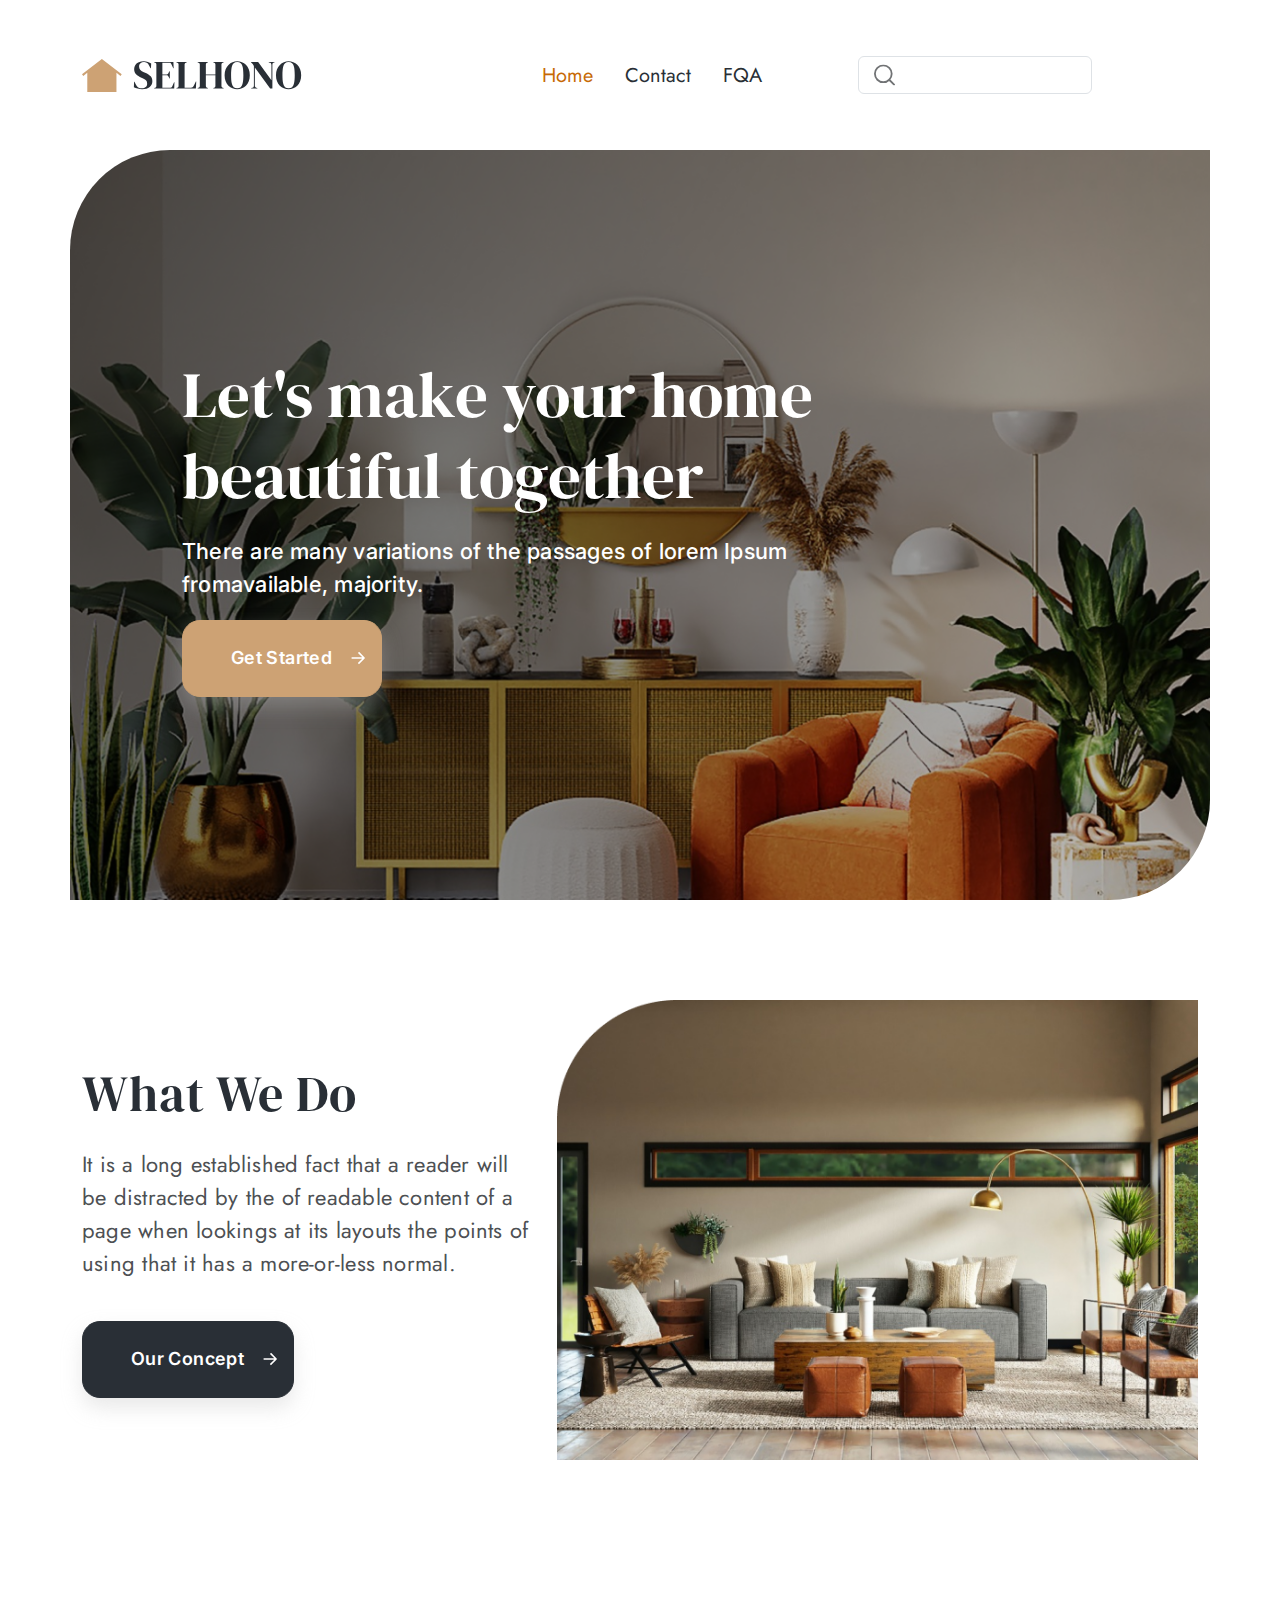
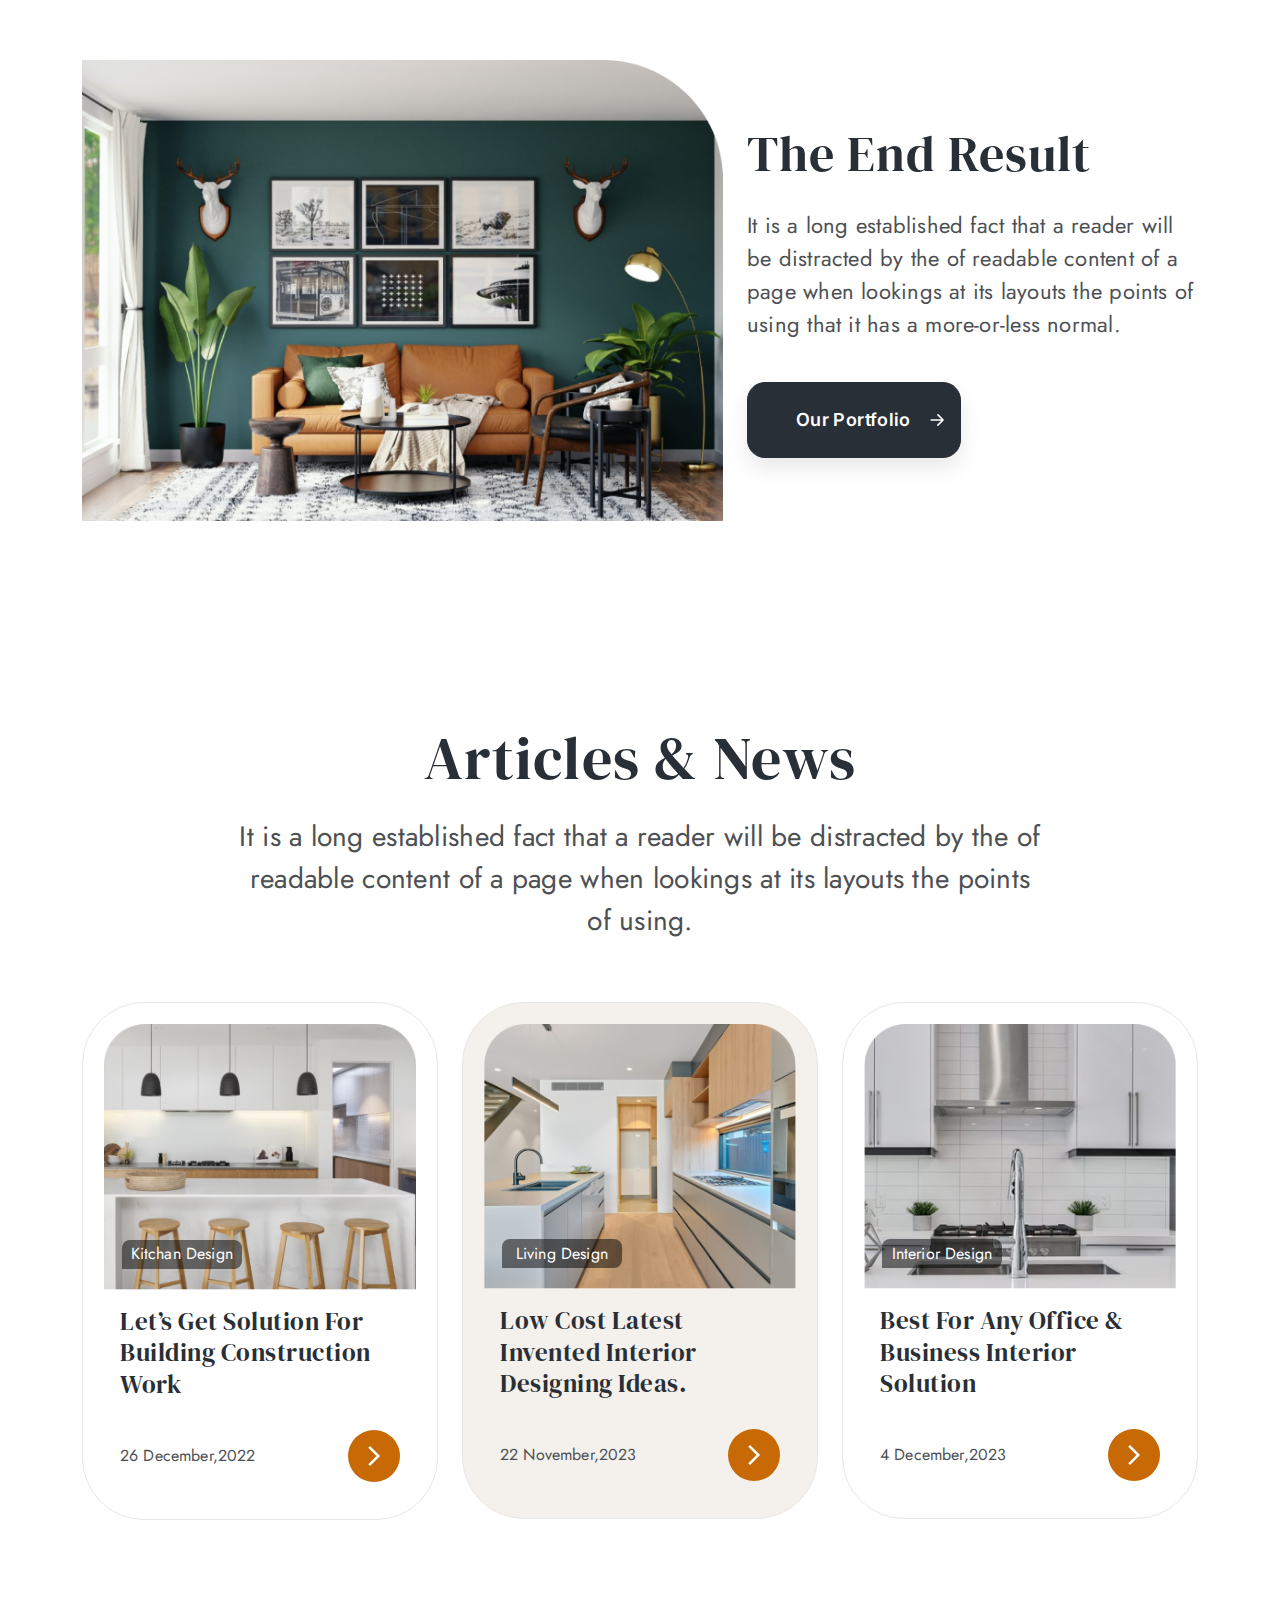
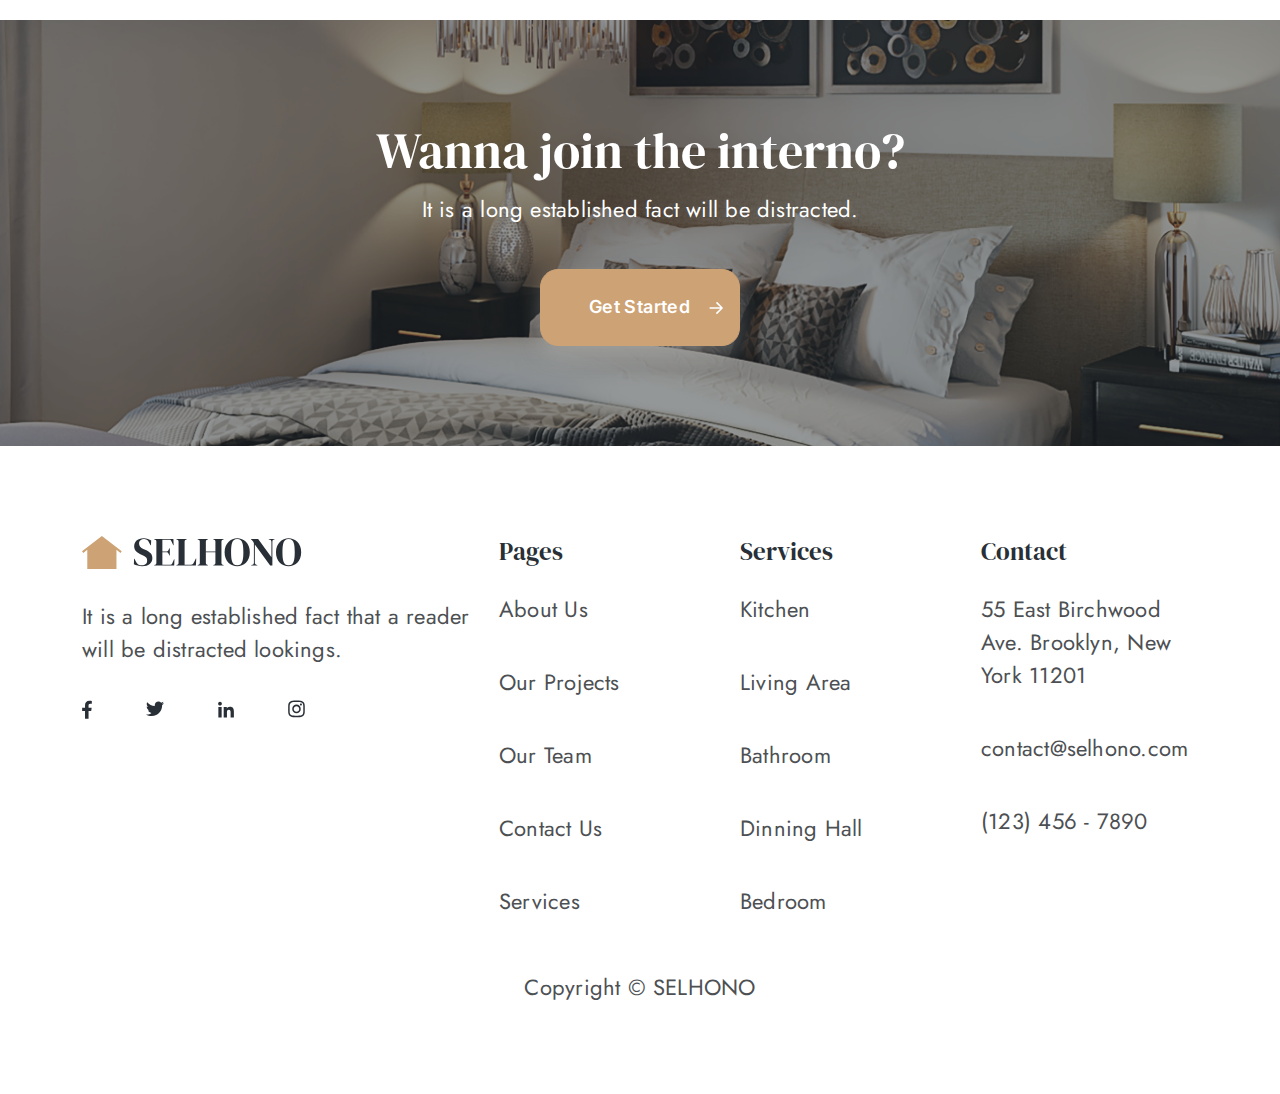
<file: index.html>
<!DOCTYPE html>
<html lang="en">
    <head>
        <meta charset="UTF-8">
        <meta name="viewport" content="width=device-width, initial-scale=1.0">
        <title>Home</title>
        <link rel="icon" href="./imgs/logo.svg">
        <link rel="stylesheet" href="./css/bootstrap-grid.css">
        <link rel="stylesheet" href="./css/bootstrap.min.css">
        <link rel="stylesheet" href="./css/styles.css">
    </head>
    <body>
        <header class="main-header">
            <div class="container">
                <div class="row">
                    <div class="col">
                        <svg xmlns="http://www.w3.org/2000/svg" width="220" height="33" viewBox="0 0 220 33" fill="none">
                            <path d="M5.2875 32.9062V13.8562L1.25625 16.9604L0 15.3104L19.8708 0.09375L39.7417 15.3104L38.4854 16.9479L34.4542 13.8562V32.9062H5.2875ZM11.5375 22.0104C11.1069 22.0104 10.7319 21.8507 10.4125 21.5312C10.0931 21.2118 9.93333 20.8368 9.93333 20.4062C9.93333 19.9757 10.0931 19.6007 10.4125 19.2812C10.7319 18.9618 11.1069 18.8021 11.5375 18.8021C11.9681 18.8021 12.3431 18.9618 12.6625 19.2812C12.9819 19.6007 13.1417 19.9757 13.1417 20.4062C13.1417 20.8368 12.9819 21.2118 12.6625 21.5312C12.3431 21.8507 11.9681 22.0104 11.5375 22.0104ZM19.8708 22.0104C19.4403 22.0104 19.0653 21.8507 18.7458 21.5312C18.4264 21.2118 18.2667 20.8368 18.2667 20.4062C18.2667 19.9757 18.4264 19.6007 18.7458 19.2812C19.0653 18.9618 19.4403 18.8021 19.8708 18.8021C20.3014 18.8021 20.6764 18.9618 20.9958 19.2812C21.3153 19.6007 21.475 19.9757 21.475 20.4062C21.475 20.8368 21.3153 21.2118 20.9958 21.5312C20.6764 21.8507 20.3014 22.0104 19.8708 22.0104ZM28.2042 22.0104C27.7736 22.0104 27.3986 21.8507 27.0792 21.5312C26.7597 21.2118 26.6 20.8368 26.6 20.4062C26.6 19.9757 26.7597 19.6007 27.0792 19.2812C27.3986 18.9618 27.7736 18.8021 28.2042 18.8021C28.6347 18.8021 29.0097 18.9618 29.3292 19.2812C29.6486 19.6007 29.8083 19.9757 29.8083 20.4062C29.8083 20.8368 29.6486 21.2118 29.3292 21.5312C29.0097 21.8507 28.6347 22.0104 28.2042 22.0104Z" fill="#CDA274"/>
                            <path d="M206.571 30.1596C204.944 30.1596 203.371 29.8662 201.851 29.2796C200.357 28.6929 199.011 27.8262 197.811 26.6796C196.637 25.5062 195.704 24.0529 195.011 22.3196C194.318 20.5862 193.971 18.5596 193.971 16.2396C193.971 13.9462 194.318 11.9329 195.011 10.1996C195.704 8.46625 196.651 7.02625 197.851 5.87958C199.051 4.70625 200.398 3.82625 201.891 3.23958C203.411 2.62625 204.971 2.31958 206.571 2.31958C208.197 2.31958 209.758 2.61292 211.251 3.19958C212.771 3.75958 214.117 4.62625 215.291 5.79958C216.491 6.94625 217.438 8.39958 218.131 10.1596C218.824 11.8929 219.171 13.9196 219.171 16.2396C219.171 18.5062 218.824 20.5196 218.131 22.2796C217.438 24.0129 216.491 25.4662 215.291 26.6396C214.117 27.7863 212.771 28.6663 211.251 29.2796C209.758 29.8662 208.197 30.1596 206.571 30.1596ZM206.571 29.3196C208.037 29.3196 209.224 28.9329 210.131 28.1596C211.038 27.3596 211.691 26.0129 212.091 24.1196C212.518 22.1996 212.731 19.5729 212.731 16.2396C212.731 12.8796 212.518 10.2529 212.091 8.35958C211.691 6.43958 211.038 5.09292 210.131 4.31958C209.224 3.51958 208.037 3.11958 206.571 3.11958C205.131 3.11958 203.958 3.51958 203.051 4.31958C202.144 5.09292 201.478 6.43958 201.051 8.35958C200.651 10.2529 200.451 12.8796 200.451 16.2396C200.451 19.5729 200.651 22.1996 201.051 24.1196C201.478 26.0129 202.144 27.3596 203.051 28.1596C203.958 28.9329 205.131 29.3196 206.571 29.3196Z" fill="#292F36"/>
                            <path d="M169.219 29.4396V29.0396L170.539 28.6396C171.019 28.5063 171.366 28.2529 171.579 27.8796C171.793 27.4796 171.899 27.0129 171.899 26.4796V7.23958C171.606 6.59958 171.366 6.11958 171.179 5.79958C171.019 5.47958 170.833 5.21291 170.619 4.99958C170.406 4.75958 170.113 4.46625 169.739 4.11958L169.059 3.43958V3.03958H176.139L189.419 21.1596V6.07958C189.419 5.54625 189.326 5.06625 189.139 4.63958C188.979 4.21291 188.633 3.93291 188.099 3.79958L186.779 3.43958V3.03958H192.499V3.43958L191.419 3.79958C190.939 3.95958 190.646 4.23958 190.539 4.63958C190.433 5.03958 190.379 5.50625 190.379 6.03958V29.5596H188.139L172.859 8.55958V26.4796C172.859 27.0129 172.939 27.4663 173.099 27.8396C173.259 28.2129 173.593 28.4796 174.099 28.6396L175.299 29.0396V29.4396H169.219Z" fill="#292F36"/>
                            <path d="M155.204 30.1596C153.577 30.1596 152.004 29.8662 150.484 29.2796C148.99 28.6929 147.644 27.8262 146.444 26.6796C145.27 25.5062 144.337 24.0529 143.644 22.3196C142.95 20.5862 142.604 18.5596 142.604 16.2396C142.604 13.9462 142.95 11.9329 143.644 10.1996C144.337 8.46625 145.284 7.02625 146.484 5.87958C147.684 4.70625 149.03 3.82625 150.524 3.23958C152.044 2.62625 153.604 2.31958 155.204 2.31958C156.83 2.31958 158.39 2.61292 159.884 3.19958C161.404 3.75958 162.75 4.62625 163.924 5.79958C165.124 6.94625 166.07 8.39958 166.764 10.1596C167.457 11.8929 167.804 13.9196 167.804 16.2396C167.804 18.5062 167.457 20.5196 166.764 22.2796C166.07 24.0129 165.124 25.4662 163.924 26.6396C162.75 27.7863 161.404 28.6663 159.884 29.2796C158.39 29.8662 156.83 30.1596 155.204 30.1596ZM155.204 29.3196C156.67 29.3196 157.857 28.9329 158.764 28.1596C159.67 27.3596 160.324 26.0129 160.724 24.1196C161.15 22.1996 161.364 19.5729 161.364 16.2396C161.364 12.8796 161.15 10.2529 160.724 8.35958C160.324 6.43958 159.67 5.09292 158.764 4.31958C157.857 3.51958 156.67 3.11958 155.204 3.11958C153.764 3.11958 152.59 3.51958 151.684 4.31958C150.777 5.09292 150.11 6.43958 149.684 8.35958C149.284 10.2529 149.084 12.8796 149.084 16.2396C149.084 19.5729 149.284 22.1996 149.684 24.1196C150.11 26.0129 150.777 27.3596 151.684 28.1596C152.59 28.9329 153.764 29.3196 155.204 29.3196Z" fill="#292F36"/>
                            <path d="M115.691 29.4396V29.0396L116.491 28.7196C117.025 28.5329 117.371 28.2796 117.531 27.9596C117.718 27.6396 117.811 27.2262 117.811 26.7196V5.79958C117.811 5.26625 117.718 4.83958 117.531 4.51958C117.371 4.19958 117.025 3.94625 116.491 3.75958L115.691 3.43958V3.03958H125.851V3.43958L125.171 3.71958C124.665 3.90625 124.318 4.15958 124.131 4.47958C123.945 4.77291 123.851 5.18625 123.851 5.71958V15.4396H133.411V5.71958C133.411 5.18625 133.318 4.77291 133.131 4.47958C132.971 4.15958 132.625 3.90625 132.091 3.71958L131.371 3.43958V3.03958H141.571V3.43958L140.771 3.75958C140.265 3.94625 139.918 4.19958 139.731 4.51958C139.545 4.83958 139.451 5.26625 139.451 5.79958V26.7196C139.451 27.2262 139.545 27.6396 139.731 27.9596C139.918 28.2796 140.265 28.5329 140.771 28.7196L141.571 29.0396V29.4396H131.371V29.0396L132.091 28.7996C132.625 28.5863 132.971 28.3329 133.131 28.0396C133.318 27.7196 133.411 27.2929 133.411 26.7596V16.2396H123.851V26.7596C123.851 27.7463 124.291 28.4263 125.171 28.7996L125.851 29.0396V29.4396H115.691Z" fill="#292F36"/>
                            <path d="M94.4415 29.4396V29.0396L95.2815 28.7196C95.8415 28.5062 96.1881 28.2529 96.3215 27.9596C96.4815 27.6396 96.5615 27.2129 96.5615 26.6796V5.79958C96.5615 5.26625 96.4815 4.83958 96.3215 4.51958C96.1615 4.19958 95.8148 3.94625 95.2815 3.75958L94.4415 3.43958V3.03958H104.641V3.43958L103.921 3.75958C103.415 3.94625 103.068 4.21291 102.881 4.55958C102.695 4.87958 102.601 5.30625 102.601 5.83958V28.6396H108.761C109.748 28.6396 110.468 28.3996 110.921 27.9196C111.401 27.4396 111.855 26.7463 112.281 25.8396L113.841 22.4796H114.241L113.881 29.4396H94.4415Z" fill="#292F36"/>
                            <path d="M72.254 29.4396V29.0396L73.174 28.6796C73.6273 28.4929 73.934 28.2529 74.094 27.9596C74.2806 27.6396 74.374 27.2129 74.374 26.6796V5.79958C74.374 5.26625 74.294 4.85292 74.134 4.55958C74.0006 4.23958 73.6806 3.98625 73.174 3.79958L72.254 3.43958V3.03958H91.414L91.654 9.19958H91.254L89.534 5.43958C89.294 4.95958 89.0406 4.57292 88.774 4.27958C88.5073 3.98625 88.1073 3.83958 87.574 3.83958H80.374V15.3996H84.654C85.1873 15.3996 85.5873 15.2662 85.854 14.9996C86.1473 14.7062 86.4006 14.3196 86.614 13.8396L87.414 12.2396H87.814V19.4396H87.414L86.614 17.7596C86.374 17.2796 86.1206 16.9062 85.854 16.6396C85.5873 16.3462 85.1873 16.1996 84.654 16.1996H80.374V28.6396H88.454C88.9873 28.6396 89.4006 28.5062 89.694 28.2396C89.9873 27.9462 90.2273 27.5462 90.414 27.0396L92.054 23.2796H92.454L92.214 29.4396H72.254Z" fill="#292F36"/>
                            <path d="M60.1508 30.1596C58.6842 30.1596 57.1908 29.9729 55.6708 29.5996C54.1508 29.2529 52.8842 28.7862 51.8708 28.1996L52.0708 22.7596H52.4708L53.7108 25.3596C54.0842 26.1062 54.4842 26.7729 54.9108 27.3596C55.3375 27.9196 55.9242 28.3596 56.6708 28.6796C57.2042 28.9463 57.7108 29.1329 58.1908 29.2396C58.6975 29.3196 59.2575 29.3596 59.8708 29.3596C61.4975 29.3596 62.7775 28.9196 63.7108 28.0396C64.6708 27.1596 65.1508 26.0263 65.1508 24.6396C65.1508 23.3329 64.8308 22.3196 64.1908 21.5996C63.5508 20.8529 62.5242 20.1329 61.1108 19.4396L59.4708 18.7196C57.1775 17.7062 55.3775 16.5462 54.0708 15.2396C52.7908 13.9062 52.1508 12.1462 52.1508 9.95958C52.1508 8.38625 52.5508 7.02625 53.3508 5.87958C54.1775 4.73292 55.3108 3.85292 56.7508 3.23958C58.2175 2.62625 59.9242 2.31958 61.8708 2.31958C63.2842 2.31958 64.6175 2.50625 65.8708 2.87958C67.1508 3.25291 68.2575 3.75958 69.1908 4.39958L68.9508 9.19958H68.5508L66.9108 6.19958C66.4575 5.26625 66.0042 4.61291 65.5508 4.23958C65.0975 3.83958 64.5775 3.55958 63.9908 3.39958C63.6442 3.29292 63.3242 3.22625 63.0308 3.19958C62.7375 3.14625 62.3642 3.11958 61.9108 3.11958C60.5508 3.11958 59.4042 3.51958 58.4708 4.31958C57.5375 5.09292 57.0708 6.14625 57.0708 7.47958C57.0708 8.83958 57.4308 9.93292 58.1508 10.7596C58.8708 11.5596 59.9242 12.2796 61.3108 12.9196L63.1508 13.7196C65.7108 14.8396 67.5508 16.0396 68.6708 17.3196C69.7908 18.5729 70.3508 20.1996 70.3508 22.1996C70.3508 24.5462 69.4575 26.4662 67.6708 27.9596C65.9108 29.4263 63.4042 30.1596 60.1508 30.1596Z" fill="#292F36"/>
                        </svg>
                    </div>
    
                    <nav class="col nav-bar">
                        <ul class="nav justify-content-center">
                            <li class="nav-item">
                              <a class="nav-link active" aria-current="page" href="#">Home</a>
                            </li>
    
                            <li class="nav-item">
                              <a class="nav-link" href="./contact.html">Contact</a>
                            </li>
    
                            <li class="nav-item">
                              <a class="nav-link" href="./faq.html">FQA</a>
                            </li>
                        </ul>
                    </nav>

                    <nav class="navbar bg-body-tertiary col">
                        <div class="container-fluid">
                          <form class="d-flex icon" role="search">
                            <input class="form-control me-2" type="search"  aria-label="Search">
                            <svg width="23" height="23" viewBox="0 0 23 23" fill="none" xmlns="http://www.w3.org/2000/svg">
                                <g opacity="0.8">
                                <path d="M16.6835 16.6844L21.9992 22.0001M19.3749 10.1875C19.3749 15.2616 15.2615 19.375 10.1874 19.375C5.11326 19.375 0.999878 15.2616 0.999878 10.1875C0.999878 5.11338 5.11326 1 10.1874 1C15.2615 1 19.3749 5.11338 19.3749 10.1875Z" stroke="#4D5053" stroke-width="2" stroke-linecap="round" stroke-linejoin="round"/>
                                </g>
                            </svg>                                
                          </form>
                        </div>
                    </nav>

                    <button class="btn btn-primary" type="button" data-bs-toggle="offcanvas" data-bs-target="#offcanvasRight" aria-controls="offcanvasRight">
                        <svg xmlns="http://www.w3.org/2000/svg"  viewBox="0 0 40 24" fill="none">
                            <path d="M2 4H38C38.5304 4 39.0391 3.78929 39.4142 3.41421C39.7893 3.03914 40 2.53043 40 2C40 1.46957 39.7893 0.96086 39.4142 0.585787C39.0391 0.210714 38.5304 0 38 0H2C1.46957 0 0.960859 0.210714 0.585786 0.585787C0.210714 0.96086 0 1.46957 0 2C0 2.53043 0.210714 3.03914 0.585786 3.41421C0.960859 3.78929 1.46957 4 2 4ZM38 20H2C1.46957 20 0.960859 20.2107 0.585786 20.5858C0.210714 20.9609 0 21.4696 0 22C0 22.5304 0.210714 23.0391 0.585786 23.4142C0.960859 23.7893 1.46957 24 2 24H38C38.5304 24 39.0391 23.7893 39.4142 23.4142C39.7893 23.0391 40 22.5304 40 22C40 21.4696 39.7893 20.9609 39.4142 20.5858C39.0391 20.2107 38.5304 20 38 20ZM38 10H2C1.46957 10 0.960859 10.2107 0.585786 10.5858C0.210714 10.9609 0 11.4696 0 12C0 12.5304 0.210714 13.0391 0.585786 13.4142C0.960859 13.7893 1.46957 14 2 14H38C38.5304 14 39.0391 13.7893 39.4142 13.4142C39.7893 13.0391 40 12.5304 40 12C40 11.4696 39.7893 10.9609 39.4142 10.5858C39.0391 10.2107 38.5304 10 38 10Z" fill="#292F36"/>
                        </svg>
                    </button>

                    <div class="offcanvas offcanvas-end" tabindex="-1" id="offcanvasRight" aria-labelledby="offcanvasRightLabel">
                    <div class="offcanvas-header">
                        <button type="button" class="btn-close" data-bs-dismiss="offcanvas" aria-label="Close"></button>
                    </div>
                    <div class="offcanvas-body">
                        <nav class="navbar-search bg-body-tertiary col">
                            <div class="container-fluid">
                              <form class="d-flex icon" role="search">
                                <input class="form-control me-2" type="search"  aria-label="Search">
                                <svg width="23" height="23" viewBox="0 0 23 23" fill="none" xmlns="http://www.w3.org/2000/svg">
                                    <g opacity="0.8">
                                    <path d="M16.6835 16.6844L21.9992 22.0001M19.3749 10.1875C19.3749 15.2616 15.2615 19.375 10.1874 19.375C5.11326 19.375 0.999878 15.2616 0.999878 10.1875C0.999878 5.11338 5.11326 1 10.1874 1C15.2615 1 19.3749 5.11338 19.3749 10.1875Z" stroke="#4D5053" stroke-width="2" stroke-linecap="round" stroke-linejoin="round"/>
                                    </g>
                                </svg>                                
                              </form>
                            </div>
                        </nav>

                        <nav class="col">
                            <ul class="nav justify-content-center">
                                <li class="nav-item">
                                  <a class="nav-link active" aria-current="page" href="./index.html">Home</a>
                                </li>
        
                                <li class="nav-item">
                                  <a class="nav-link" href="./contact.html">Contact</a>
                                </li>
        
                                <li class="nav-item">
                                  <a class="nav-link" href="./faq.html">FQA</a>
                                </li>
                            </ul>
                        </nav>
                    </div>
                    </div>
                </div>
            </div>
        </header>

        <section class="hero-section">
            <div class="container">
                <div class="hero-heading">
                    <h1>Let's make your home beautiful together</h1>
                    <p>There are many variations of the passages of lorem Ipsum fromavailable, majority.</p>
                    <div class="go">
                        <a href="" class="main-link">Get Started</a>
                        <svg xmlns="http://www.w3.org/2000/svg" width="18" height="17" viewBox="0 0 18 17" fill="none">
                            <path d="M1 8.43529L14.7232 8.29844M9.61818 1.91125L16.1412 8.43424L9.48677 15.0886" stroke="white" stroke-width="2" stroke-linecap="square" stroke-linejoin="round"/>
                        </svg>
                    </div>
                </div>
            </div>
        </section>

        <section class="what-section">
            <div class="container">
                <div class="row">
                    <div class="col-md-5">
                        <div class="what-item">
                            <h2>What We Do</h2>
                            <p>It is a long established fact that a reader will be distracted by the of readable content of a page when lookings at its layouts the points of using that it has a more-or-less normal.</p>

                            <div class="go">
                                <a href="" class="main-link">Our Concept</a>
                                <svg xmlns="http://www.w3.org/2000/svg" width="18" height="17" viewBox="0 0 18 17" fill="none">
                                    <path d="M1 8.43529L14.7232 8.29844M9.61818 1.91125L16.1412 8.43424L9.48677 15.0886" stroke="white" stroke-width="2" stroke-linecap="square" stroke-linejoin="round"/>
                                </svg>
                            </div>
                        </div>
                    </div>

                    <div class="col-md-7">
                        <div class="col-img">
                            <img src="./imgs/what-img.png">
                        </div>
                    </div>
                </div>
            </div>
        </section>

        <section class="what-section">
            <div class="container">
                <div class="row">
                    <div class="col-md-7">
                        <div class="col-img disapear">
                            <img src="./imgs/end-img.png">
                        </div>
                    </div>


                    <div class="col-md-5">
                        <div class="what-item">
                            <h2>The End Result</h2>
                            <p>It is a long established fact that a reader will be distracted by the of readable content of a page when lookings at its layouts the points of using that it has a more-or-less normal.</p>

                            <div class="go">
                                <a href="" class="main-link">Our Portfolio</a>
                                <svg xmlns="http://www.w3.org/2000/svg" width="18" height="17" viewBox="0 0 18 17" fill="none">
                                    <path d="M1 8.43529L14.7232 8.29844M9.61818 1.91125L16.1412 8.43424L9.48677 15.0886" stroke="white" stroke-width="2" stroke-linecap="square" stroke-linejoin="round"/>
                                </svg>
                            </div>
                        </div>
                    </div>
                </div>

                <div class="none">
                    <div class="col-img">
                        <img src="./imgs/end-img.png">
                    </div>
                </div>
            </div>
        </section>

        <section class="article-section">
            <div class="container">
                <div class="article-heading">
                    <h2>Articles & News</h2>
                    <p>It is a long established fact that a reader will be distracted by the of readable content of a page when lookings at its layouts the points of using.</p>
                </div>

                <div class="row">
                    <div class="col-md-6 col-xl-4">
                        <div class="card">
                            <div class="contain">
                                <img src="./imgs/art-1.png" class="card-img-top" alt="...">
                                <a href="" class="designs">Kitchan Design</a>
                            </div>
                            <div class="card-body">
                              <h5 class="card-title">Let’s Get Solution For Building Construction Work</h5>

                              <div class="more">
                                <span>26 December,2022 </span>
                                <button type="submit">
                                    <svg xmlns="http://www.w3.org/2000/svg" height="24px" viewBox="0 -960 960 960" width="24px" fill="#FFF"><path d="m321-80-71-71 329-329-329-329 71-71 400 400L321-80Z"/></svg>
                                </button>
                              </div>
                            </div>
                          </div>
                    </div>

                    <div class="col-md-6 col-xl-4">
                        <div class="card active-card">
                            <div class="contain">
                                <img src="./imgs/art-2.png" class="card-img-top" alt="...">
                                <a href="" class="designs">Living Design</a>
                            </div>
                            <div class="card-body">
                              <h5 class="card-title">Low Cost Latest Invented Interior Designing Ideas.</h5>

                              <div class="more">
                                <span>22 November,2023 </span>
                                <button type="submit">
                                    <svg xmlns="http://www.w3.org/2000/svg" height="24px" viewBox="0 -960 960 960" width="24px" fill="#FFF"><path d="m321-80-71-71 329-329-329-329 71-71 400 400L321-80Z"/></svg>
                                </button>
                              </div>
                            </div>
                          </div>
                    </div>

                    <div class="col-md-6 col-xl-4">
                        <div class="card">
                            <div class="contain">
                                <img src="./imgs/art-3.png" class="card-img-top" alt="...">
                                <a href="" class="designs">Interior Design</a>
                            </div>
                            <div class="card-body">
                              <h5 class="card-title">Best For Any Office & Business Interior Solution</h5>

                              <div class="more">
                                <span>4 December,2023 </span>
                                <button type="submit">
                                    <svg xmlns="http://www.w3.org/2000/svg" height="24px" viewBox="0 -960 960 960" width="24px" fill="#FFF"><path d="m321-80-71-71 329-329-329-329 71-71 400 400L321-80Z"/></svg>
                                </button>
                              </div>
                            </div>
                          </div>
                    </div>
                </div>
            </div>
        </section>

        <section class="join-section">
            <div class="container">
                <div class="join-heading">
                    <h2>Wanna join the interno?</h2>
                    <p>It is a long established fact  will be distracted.</p>
                    <div class="go">
                        <a href="" class="main-link">Get Started</a>
                        <svg xmlns="http://www.w3.org/2000/svg" width="18" height="17" viewBox="0 0 18 17" fill="none">
                            <path d="M1 8.43529L14.7232 8.29844M9.61818 1.91125L16.1412 8.43424L9.48677 15.0886" stroke="white" stroke-width="2" stroke-linecap="square" stroke-linejoin="round"/>
                        </svg>
                    </div>
                </div>
            </div>
        </section>

        <footer>
            <div class="container">
                <div class="row">
                    <div class="col">
                        <div class="footer-item">
                            <div>
                                <a href="">
                                    <svg xmlns="http://www.w3.org/2000/svg" width="220" height="33" viewBox="0 0 220 33" fill="none">
                                        <path d="M5.2875 32.9062V13.8562L1.25625 16.9604L0 15.3104L19.8708 0.09375L39.7417 15.3104L38.4854 16.9479L34.4542 13.8562V32.9062H5.2875ZM11.5375 22.0104C11.1069 22.0104 10.7319 21.8507 10.4125 21.5312C10.0931 21.2118 9.93333 20.8368 9.93333 20.4062C9.93333 19.9757 10.0931 19.6007 10.4125 19.2812C10.7319 18.9618 11.1069 18.8021 11.5375 18.8021C11.9681 18.8021 12.3431 18.9618 12.6625 19.2812C12.9819 19.6007 13.1417 19.9757 13.1417 20.4062C13.1417 20.8368 12.9819 21.2118 12.6625 21.5312C12.3431 21.8507 11.9681 22.0104 11.5375 22.0104ZM19.8708 22.0104C19.4403 22.0104 19.0653 21.8507 18.7458 21.5312C18.4264 21.2118 18.2667 20.8368 18.2667 20.4062C18.2667 19.9757 18.4264 19.6007 18.7458 19.2812C19.0653 18.9618 19.4403 18.8021 19.8708 18.8021C20.3014 18.8021 20.6764 18.9618 20.9958 19.2812C21.3153 19.6007 21.475 19.9757 21.475 20.4062C21.475 20.8368 21.3153 21.2118 20.9958 21.5312C20.6764 21.8507 20.3014 22.0104 19.8708 22.0104ZM28.2042 22.0104C27.7736 22.0104 27.3986 21.8507 27.0792 21.5312C26.7597 21.2118 26.6 20.8368 26.6 20.4062C26.6 19.9757 26.7597 19.6007 27.0792 19.2812C27.3986 18.9618 27.7736 18.8021 28.2042 18.8021C28.6347 18.8021 29.0097 18.9618 29.3292 19.2812C29.6486 19.6007 29.8083 19.9757 29.8083 20.4062C29.8083 20.8368 29.6486 21.2118 29.3292 21.5312C29.0097 21.8507 28.6347 22.0104 28.2042 22.0104Z" fill="#CDA274"/>
                                        <path d="M206.571 30.1596C204.944 30.1596 203.371 29.8662 201.851 29.2796C200.357 28.6929 199.011 27.8262 197.811 26.6796C196.637 25.5062 195.704 24.0529 195.011 22.3196C194.318 20.5862 193.971 18.5596 193.971 16.2396C193.971 13.9462 194.318 11.9329 195.011 10.1996C195.704 8.46625 196.651 7.02625 197.851 5.87958C199.051 4.70625 200.398 3.82625 201.891 3.23958C203.411 2.62625 204.971 2.31958 206.571 2.31958C208.197 2.31958 209.758 2.61292 211.251 3.19958C212.771 3.75958 214.117 4.62625 215.291 5.79958C216.491 6.94625 217.438 8.39958 218.131 10.1596C218.824 11.8929 219.171 13.9196 219.171 16.2396C219.171 18.5062 218.824 20.5196 218.131 22.2796C217.438 24.0129 216.491 25.4662 215.291 26.6396C214.117 27.7863 212.771 28.6663 211.251 29.2796C209.758 29.8662 208.197 30.1596 206.571 30.1596ZM206.571 29.3196C208.037 29.3196 209.224 28.9329 210.131 28.1596C211.038 27.3596 211.691 26.0129 212.091 24.1196C212.518 22.1996 212.731 19.5729 212.731 16.2396C212.731 12.8796 212.518 10.2529 212.091 8.35958C211.691 6.43958 211.038 5.09292 210.131 4.31958C209.224 3.51958 208.037 3.11958 206.571 3.11958C205.131 3.11958 203.958 3.51958 203.051 4.31958C202.144 5.09292 201.478 6.43958 201.051 8.35958C200.651 10.2529 200.451 12.8796 200.451 16.2396C200.451 19.5729 200.651 22.1996 201.051 24.1196C201.478 26.0129 202.144 27.3596 203.051 28.1596C203.958 28.9329 205.131 29.3196 206.571 29.3196Z" fill="#292F36"/>
                                        <path d="M169.219 29.4396V29.0396L170.539 28.6396C171.019 28.5063 171.366 28.2529 171.579 27.8796C171.793 27.4796 171.899 27.0129 171.899 26.4796V7.23958C171.606 6.59958 171.366 6.11958 171.179 5.79958C171.019 5.47958 170.833 5.21291 170.619 4.99958C170.406 4.75958 170.113 4.46625 169.739 4.11958L169.059 3.43958V3.03958H176.139L189.419 21.1596V6.07958C189.419 5.54625 189.326 5.06625 189.139 4.63958C188.979 4.21291 188.633 3.93291 188.099 3.79958L186.779 3.43958V3.03958H192.499V3.43958L191.419 3.79958C190.939 3.95958 190.646 4.23958 190.539 4.63958C190.433 5.03958 190.379 5.50625 190.379 6.03958V29.5596H188.139L172.859 8.55958V26.4796C172.859 27.0129 172.939 27.4663 173.099 27.8396C173.259 28.2129 173.593 28.4796 174.099 28.6396L175.299 29.0396V29.4396H169.219Z" fill="#292F36"/>
                                        <path d="M155.204 30.1596C153.577 30.1596 152.004 29.8662 150.484 29.2796C148.99 28.6929 147.644 27.8262 146.444 26.6796C145.27 25.5062 144.337 24.0529 143.644 22.3196C142.95 20.5862 142.604 18.5596 142.604 16.2396C142.604 13.9462 142.95 11.9329 143.644 10.1996C144.337 8.46625 145.284 7.02625 146.484 5.87958C147.684 4.70625 149.03 3.82625 150.524 3.23958C152.044 2.62625 153.604 2.31958 155.204 2.31958C156.83 2.31958 158.39 2.61292 159.884 3.19958C161.404 3.75958 162.75 4.62625 163.924 5.79958C165.124 6.94625 166.07 8.39958 166.764 10.1596C167.457 11.8929 167.804 13.9196 167.804 16.2396C167.804 18.5062 167.457 20.5196 166.764 22.2796C166.07 24.0129 165.124 25.4662 163.924 26.6396C162.75 27.7863 161.404 28.6663 159.884 29.2796C158.39 29.8662 156.83 30.1596 155.204 30.1596ZM155.204 29.3196C156.67 29.3196 157.857 28.9329 158.764 28.1596C159.67 27.3596 160.324 26.0129 160.724 24.1196C161.15 22.1996 161.364 19.5729 161.364 16.2396C161.364 12.8796 161.15 10.2529 160.724 8.35958C160.324 6.43958 159.67 5.09292 158.764 4.31958C157.857 3.51958 156.67 3.11958 155.204 3.11958C153.764 3.11958 152.59 3.51958 151.684 4.31958C150.777 5.09292 150.11 6.43958 149.684 8.35958C149.284 10.2529 149.084 12.8796 149.084 16.2396C149.084 19.5729 149.284 22.1996 149.684 24.1196C150.11 26.0129 150.777 27.3596 151.684 28.1596C152.59 28.9329 153.764 29.3196 155.204 29.3196Z" fill="#292F36"/>
                                        <path d="M115.691 29.4396V29.0396L116.491 28.7196C117.025 28.5329 117.371 28.2796 117.531 27.9596C117.718 27.6396 117.811 27.2262 117.811 26.7196V5.79958C117.811 5.26625 117.718 4.83958 117.531 4.51958C117.371 4.19958 117.025 3.94625 116.491 3.75958L115.691 3.43958V3.03958H125.851V3.43958L125.171 3.71958C124.665 3.90625 124.318 4.15958 124.131 4.47958C123.945 4.77291 123.851 5.18625 123.851 5.71958V15.4396H133.411V5.71958C133.411 5.18625 133.318 4.77291 133.131 4.47958C132.971 4.15958 132.625 3.90625 132.091 3.71958L131.371 3.43958V3.03958H141.571V3.43958L140.771 3.75958C140.265 3.94625 139.918 4.19958 139.731 4.51958C139.545 4.83958 139.451 5.26625 139.451 5.79958V26.7196C139.451 27.2262 139.545 27.6396 139.731 27.9596C139.918 28.2796 140.265 28.5329 140.771 28.7196L141.571 29.0396V29.4396H131.371V29.0396L132.091 28.7996C132.625 28.5863 132.971 28.3329 133.131 28.0396C133.318 27.7196 133.411 27.2929 133.411 26.7596V16.2396H123.851V26.7596C123.851 27.7463 124.291 28.4263 125.171 28.7996L125.851 29.0396V29.4396H115.691Z" fill="#292F36"/>
                                        <path d="M94.4415 29.4396V29.0396L95.2815 28.7196C95.8415 28.5062 96.1881 28.2529 96.3215 27.9596C96.4815 27.6396 96.5615 27.2129 96.5615 26.6796V5.79958C96.5615 5.26625 96.4815 4.83958 96.3215 4.51958C96.1615 4.19958 95.8148 3.94625 95.2815 3.75958L94.4415 3.43958V3.03958H104.641V3.43958L103.921 3.75958C103.415 3.94625 103.068 4.21291 102.881 4.55958C102.695 4.87958 102.601 5.30625 102.601 5.83958V28.6396H108.761C109.748 28.6396 110.468 28.3996 110.921 27.9196C111.401 27.4396 111.855 26.7463 112.281 25.8396L113.841 22.4796H114.241L113.881 29.4396H94.4415Z" fill="#292F36"/>
                                        <path d="M72.254 29.4396V29.0396L73.174 28.6796C73.6273 28.4929 73.934 28.2529 74.094 27.9596C74.2806 27.6396 74.374 27.2129 74.374 26.6796V5.79958C74.374 5.26625 74.294 4.85292 74.134 4.55958C74.0006 4.23958 73.6806 3.98625 73.174 3.79958L72.254 3.43958V3.03958H91.414L91.654 9.19958H91.254L89.534 5.43958C89.294 4.95958 89.0406 4.57292 88.774 4.27958C88.5073 3.98625 88.1073 3.83958 87.574 3.83958H80.374V15.3996H84.654C85.1873 15.3996 85.5873 15.2662 85.854 14.9996C86.1473 14.7062 86.4006 14.3196 86.614 13.8396L87.414 12.2396H87.814V19.4396H87.414L86.614 17.7596C86.374 17.2796 86.1206 16.9062 85.854 16.6396C85.5873 16.3462 85.1873 16.1996 84.654 16.1996H80.374V28.6396H88.454C88.9873 28.6396 89.4006 28.5062 89.694 28.2396C89.9873 27.9462 90.2273 27.5462 90.414 27.0396L92.054 23.2796H92.454L92.214 29.4396H72.254Z" fill="#292F36"/>
                                        <path d="M60.1508 30.1596C58.6842 30.1596 57.1908 29.9729 55.6708 29.5996C54.1508 29.2529 52.8842 28.7862 51.8708 28.1996L52.0708 22.7596H52.4708L53.7108 25.3596C54.0842 26.1062 54.4842 26.7729 54.9108 27.3596C55.3375 27.9196 55.9242 28.3596 56.6708 28.6796C57.2042 28.9463 57.7108 29.1329 58.1908 29.2396C58.6975 29.3196 59.2575 29.3596 59.8708 29.3596C61.4975 29.3596 62.7775 28.9196 63.7108 28.0396C64.6708 27.1596 65.1508 26.0263 65.1508 24.6396C65.1508 23.3329 64.8308 22.3196 64.1908 21.5996C63.5508 20.8529 62.5242 20.1329 61.1108 19.4396L59.4708 18.7196C57.1775 17.7062 55.3775 16.5462 54.0708 15.2396C52.7908 13.9062 52.1508 12.1462 52.1508 9.95958C52.1508 8.38625 52.5508 7.02625 53.3508 5.87958C54.1775 4.73292 55.3108 3.85292 56.7508 3.23958C58.2175 2.62625 59.9242 2.31958 61.8708 2.31958C63.2842 2.31958 64.6175 2.50625 65.8708 2.87958C67.1508 3.25291 68.2575 3.75958 69.1908 4.39958L68.9508 9.19958H68.5508L66.9108 6.19958C66.4575 5.26625 66.0042 4.61291 65.5508 4.23958C65.0975 3.83958 64.5775 3.55958 63.9908 3.39958C63.6442 3.29292 63.3242 3.22625 63.0308 3.19958C62.7375 3.14625 62.3642 3.11958 61.9108 3.11958C60.5508 3.11958 59.4042 3.51958 58.4708 4.31958C57.5375 5.09292 57.0708 6.14625 57.0708 7.47958C57.0708 8.83958 57.4308 9.93292 58.1508 10.7596C58.8708 11.5596 59.9242 12.2796 61.3108 12.9196L63.1508 13.7196C65.7108 14.8396 67.5508 16.0396 68.6708 17.3196C69.7908 18.5729 70.3508 20.1996 70.3508 22.1996C70.3508 24.5462 69.4575 26.4662 67.6708 27.9596C65.9108 29.4263 63.4042 30.1596 60.1508 30.1596Z" fill="#292F36"/>
                                    </svg>
                                </a>
                            </div>

                            <p>It is a long established fact that a reader will be distracted lookings.</p>

                            <ul class="social-links">
                                <li class="social-li">
                                    <a href="">
                                        <svg width="10" height="19" viewBox="0 0 10 19" fill="none" xmlns="http://www.w3.org/2000/svg">
                                            <path d="M9.18359 10.875L9.67578 7.64062H6.54688V5.53125C6.54688 4.61719 6.96875 3.77344 8.375 3.77344H9.81641V0.996094C9.81641 0.996094 8.51562 0.75 7.28516 0.75C4.71875 0.75 3.03125 2.33203 3.03125 5.14453V7.64062H0.148438V10.875H3.03125V18.75H6.54688V10.875H9.18359Z" fill="#292F36"/>
                                        </svg>                                        
                                    </a>
                                </li>
                                
                                <li class="social-li">
                                    <a href="">
                                        <svg width="18" height="16" viewBox="0 0 18 16" fill="none" xmlns="http://www.w3.org/2000/svg">
                                            <path d="M16.1367 4.09375C16.8398 3.56641 17.4727 2.93359 17.9648 2.19531C17.332 2.47656 16.5938 2.6875 15.8555 2.75781C16.6289 2.30078 17.1914 1.59766 17.4727 0.71875C16.7695 1.14062 15.9609 1.45703 15.1523 1.63281C14.4492 0.894531 13.5 0.472656 12.4453 0.472656C10.4062 0.472656 8.75391 2.125 8.75391 4.16406C8.75391 4.44531 8.78906 4.72656 8.85938 5.00781C5.80078 4.83203 3.05859 3.35547 1.23047 1.14062C0.914062 1.66797 0.738281 2.30078 0.738281 3.00391C0.738281 4.26953 1.37109 5.39453 2.39062 6.0625C1.79297 6.02734 1.19531 5.88672 0.703125 5.60547V5.64062C0.703125 7.43359 1.96875 8.91016 3.65625 9.26172C3.375 9.33203 3.02344 9.40234 2.70703 9.40234C2.46094 9.40234 2.25 9.36719 2.00391 9.33203C2.46094 10.8086 3.83203 11.8633 5.44922 11.8984C4.18359 12.8828 2.60156 13.4805 0.878906 13.4805C0.5625 13.4805 0.28125 13.4453 0 13.4102C1.61719 14.4648 3.55078 15.0625 5.66016 15.0625C12.4453 15.0625 16.1367 9.47266 16.1367 4.58594C16.1367 4.41016 16.1367 4.26953 16.1367 4.09375Z" fill="#292F36"/>
                                        </svg>                                                                               
                                    </a>
                                </li>

                                <li class="social-li">
                                    <a href="">
                                        <svg width="16" height="17" viewBox="0 0 16 17" fill="none" xmlns="http://www.w3.org/2000/svg">
                                            <path d="M3.64062 16.5V5.98828H0.371094V16.5H3.64062ZM1.98828 4.58203C3.04297 4.58203 3.88672 3.70312 3.88672 2.64844C3.88672 1.62891 3.04297 0.785156 1.98828 0.785156C0.96875 0.785156 0.125 1.62891 0.125 2.64844C0.125 3.70312 0.96875 4.58203 1.98828 4.58203ZM15.8398 16.5H15.875V10.7344C15.875 7.92188 15.2422 5.74219 11.9375 5.74219C10.3555 5.74219 9.30078 6.62109 8.84375 7.42969H8.80859V5.98828H5.67969V16.5H8.94922V11.2969C8.94922 9.92578 9.19531 8.625 10.8828 8.625C12.5703 8.625 12.6055 10.1719 12.6055 11.4023V16.5H15.8398Z" fill="#292F36"/>
                                        </svg>                                                                              
                                    </a>
                                </li>

                                <li class="social-li">
                                    <a href="">
                                        <svg width="17" height="18" viewBox="0 0 17 18" fill="none" xmlns="http://www.w3.org/2000/svg">
                                            <path d="M8.5 4.60742C6.125 4.60742 4.23242 6.53711 4.23242 8.875C4.23242 11.25 6.125 13.1426 8.5 13.1426C10.8379 13.1426 12.7676 11.25 12.7676 8.875C12.7676 6.53711 10.8379 4.60742 8.5 4.60742ZM8.5 11.6582C6.97852 11.6582 5.7168 10.4336 5.7168 8.875C5.7168 7.35352 6.94141 6.12891 8.5 6.12891C10.0215 6.12891 11.2461 7.35352 11.2461 8.875C11.2461 10.4336 10.0215 11.6582 8.5 11.6582ZM13.918 4.45898C13.918 3.90234 13.4727 3.45703 12.916 3.45703C12.3594 3.45703 11.9141 3.90234 11.9141 4.45898C11.9141 5.01562 12.3594 5.46094 12.916 5.46094C13.4727 5.46094 13.918 5.01562 13.918 4.45898ZM16.7383 5.46094C16.6641 4.125 16.3672 2.9375 15.4023 1.97266C14.4375 1.00781 13.25 0.710938 11.9141 0.636719C10.541 0.5625 6.42188 0.5625 5.04883 0.636719C3.71289 0.710938 2.5625 1.00781 1.56055 1.97266C0.595703 2.9375 0.298828 4.125 0.224609 5.46094C0.150391 6.83398 0.150391 10.9531 0.224609 12.3262C0.298828 13.6621 0.595703 14.8125 1.56055 15.8145C2.5625 16.7793 3.71289 17.0762 5.04883 17.1504C6.42188 17.2246 10.541 17.2246 11.9141 17.1504C13.25 17.0762 14.4375 16.7793 15.4023 15.8145C16.3672 14.8125 16.6641 13.6621 16.7383 12.3262C16.8125 10.9531 16.8125 6.83398 16.7383 5.46094ZM14.957 13.7734C14.6973 14.5156 14.1035 15.0723 13.3984 15.3691C12.2852 15.8145 9.6875 15.7031 8.5 15.7031C7.27539 15.7031 4.67773 15.8145 3.60156 15.3691C2.85938 15.0723 2.30273 14.5156 2.00586 13.7734C1.56055 12.6973 1.67188 10.0996 1.67188 8.875C1.67188 7.6875 1.56055 5.08984 2.00586 3.97656C2.30273 3.27148 2.85938 2.71484 3.60156 2.41797C4.67773 1.97266 7.27539 2.08398 8.5 2.08398C9.6875 2.08398 12.2852 1.97266 13.3984 2.41797C14.1035 2.67773 14.6602 3.27148 14.957 3.97656C15.4023 5.08984 15.291 7.6875 15.291 8.875C15.291 10.0996 15.4023 12.6973 14.957 13.7734Z" fill="#292F36"/>
                                        </svg>                                                                               
                                    </a>
                                </li>
                            </ul>
                        </div>
                    </div>

                    <div class="col">
                        <div class="footer-links">
                            <h4>Pages</h4>

                            <ul class="footer-ul">
                                <li class="footer-li">
                                    <a href=""> About Us</a>
                                </li>

                                <li class="footer-li">
                                    <a href="">Our Projects</a>
                                </li>
                                
                                <li class="footer-li">
                                    <a href="">Our Team</a>
                                </li>

                                <li class="footer-li">
                                    <a href="">Contact Us</a>
                                </li>

                                <li class="footer-li">
                                    <a href="">Services</a>
                                </li>
                            </ul>
                        </div>
                    </div>

                    <div class="col">
                        <div class="footer-links">
                            <h4>Services</h4>

                            <ul class="footer-ul">
                                <li class="footer-li">
                                    <a href=""> Kitchen</a>
                                </li>

                                <li class="footer-li">
                                    <a href="">Living Area</a>
                                </li>
                                
                                <li class="footer-li">
                                    <a href="">Bathroom</a>
                                </li>

                                <li class="footer-li">
                                    <a href="">Dinning Hall</a>
                                </li>

                                <li class="footer-li">
                                    <a href="">Bedroom</a>
                                </li>
                            </ul>
                        </div>
                    </div>

                    <div class="col">
                        <div class="footer-links">
                            <h4>Contact</h4>

                            <ul class="footer-ul">
                                <li class="footer-li">
                                    <a href=""> 
                                        55 East Birchwood Ave. Brooklyn, New York 11201
                                    </a>
                                </li>

                                <li class="footer-li">
                                    <a href="">contact@selhono.com</a>
                                </li>
                                
                                <li class="footer-li">
                                    <a href="">(123) 456 - 7890</a>
                                </li>
                            </ul>
                        </div>
                    </div>
                </div>

                <p class="footer-para">Copyright © SELHONO </p>
            </div>
        </footer>
        <script src="./js/bootstrap.bundle.js"></script>
    </body>
</html>
</file>
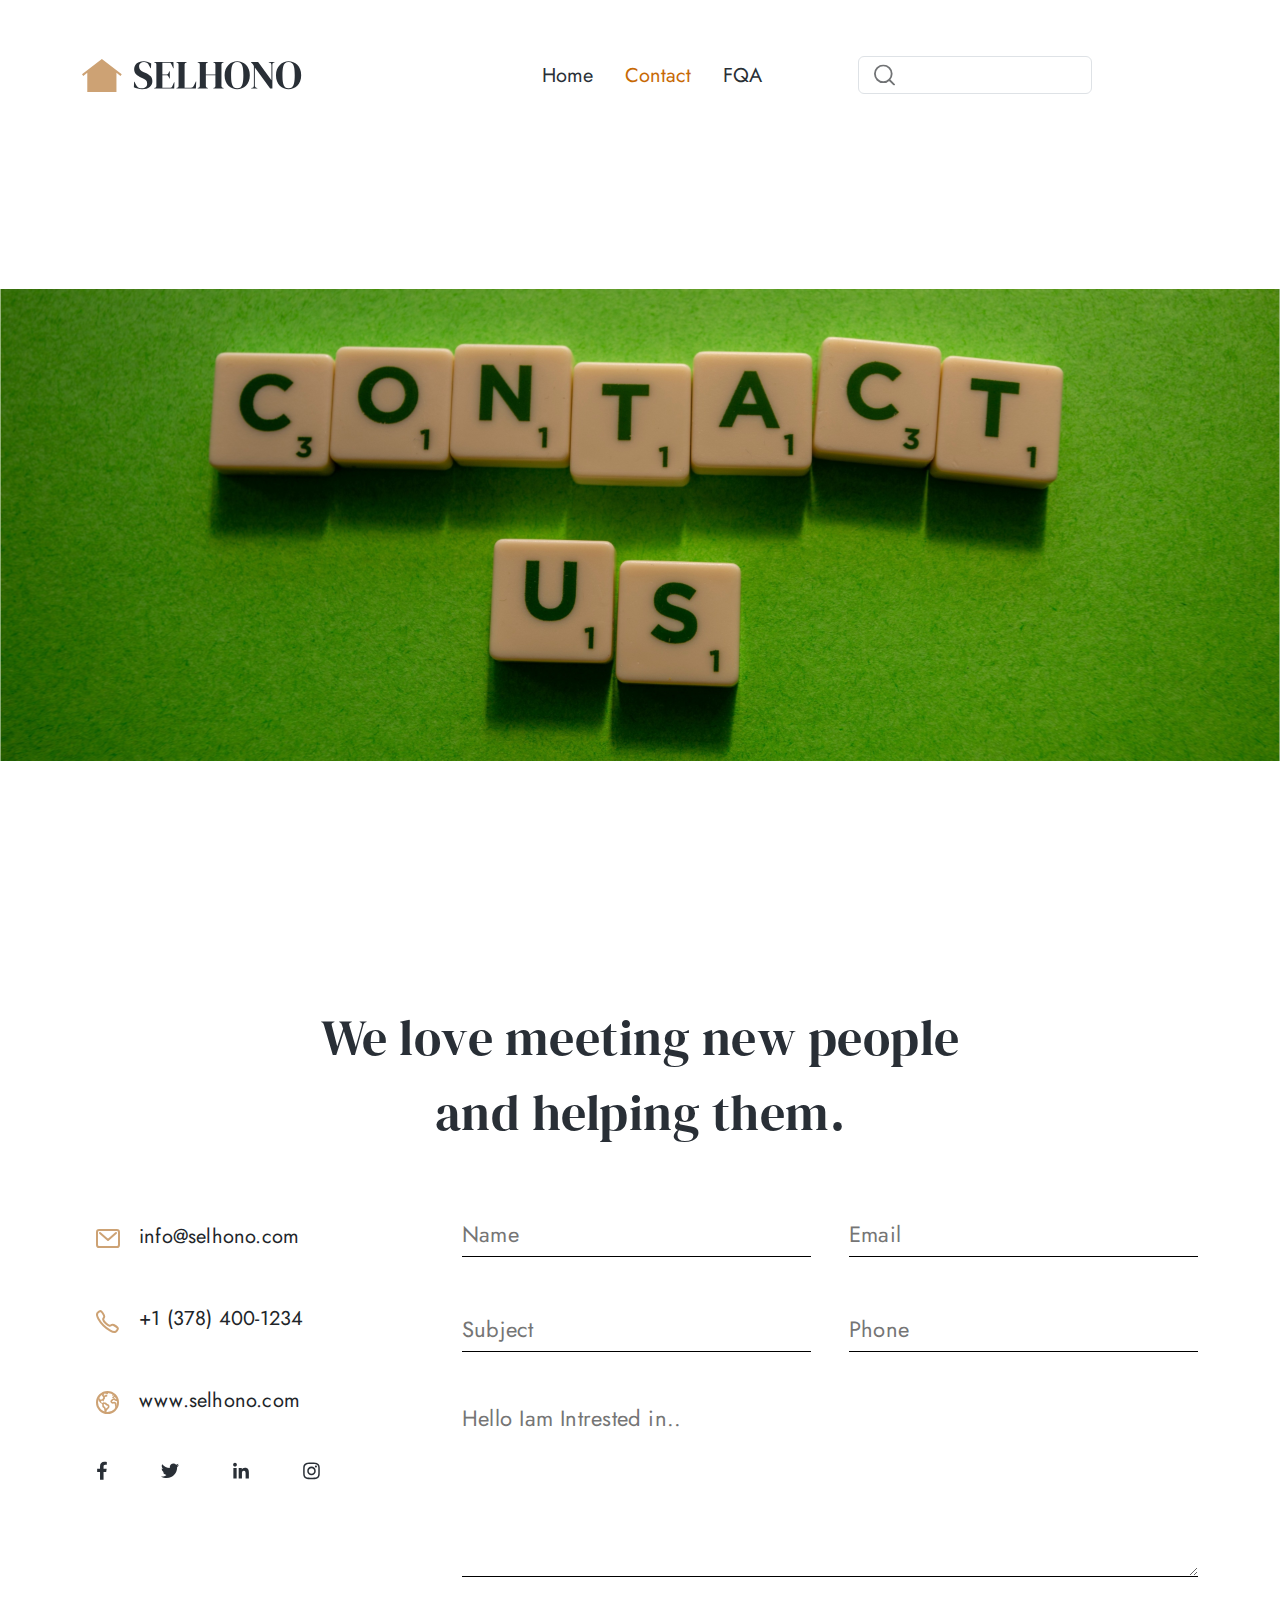
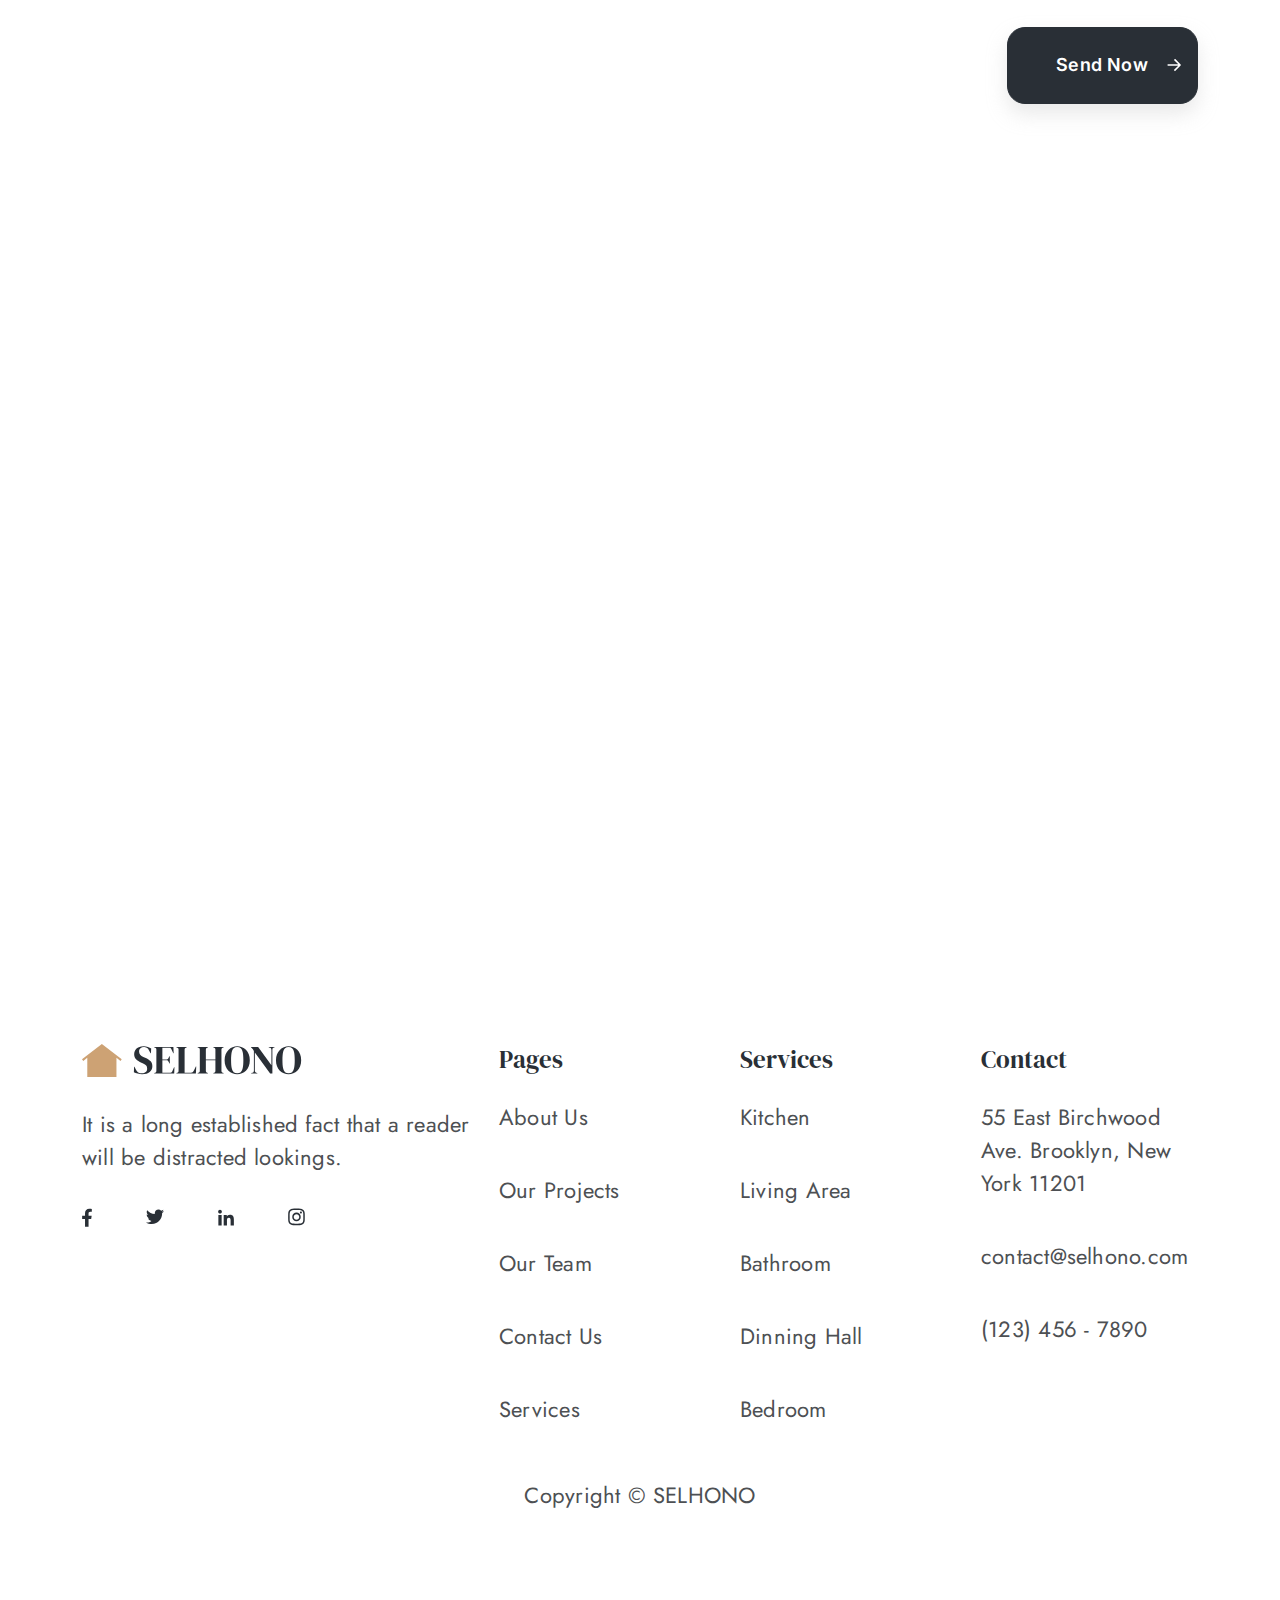
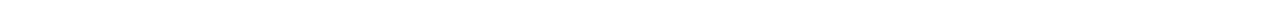
<file: contact.html>
<!DOCTYPE html>
<html lang="en">
    <head>
        <meta charset="UTF-8">
        <meta name="viewport" content="width=device-width, initial-scale=1.0">
        <title>Contact</title>
        <link rel="icon" href="./imgs/logo.svg">
        <link rel="stylesheet" href="./css/bootstrap-grid.css">
        <link rel="stylesheet" href="./css/bootstrap.min.css">
        <link rel="stylesheet" href="./css/styles.css">
    </head>
    <body>
        <header class="main-header">
            <div class="container">
                <div class="row">
                    <div class="col">
                        <svg xmlns="http://www.w3.org/2000/svg" width="220" height="33" viewBox="0 0 220 33" fill="none">
                            <path d="M5.2875 32.9062V13.8562L1.25625 16.9604L0 15.3104L19.8708 0.09375L39.7417 15.3104L38.4854 16.9479L34.4542 13.8562V32.9062H5.2875ZM11.5375 22.0104C11.1069 22.0104 10.7319 21.8507 10.4125 21.5312C10.0931 21.2118 9.93333 20.8368 9.93333 20.4062C9.93333 19.9757 10.0931 19.6007 10.4125 19.2812C10.7319 18.9618 11.1069 18.8021 11.5375 18.8021C11.9681 18.8021 12.3431 18.9618 12.6625 19.2812C12.9819 19.6007 13.1417 19.9757 13.1417 20.4062C13.1417 20.8368 12.9819 21.2118 12.6625 21.5312C12.3431 21.8507 11.9681 22.0104 11.5375 22.0104ZM19.8708 22.0104C19.4403 22.0104 19.0653 21.8507 18.7458 21.5312C18.4264 21.2118 18.2667 20.8368 18.2667 20.4062C18.2667 19.9757 18.4264 19.6007 18.7458 19.2812C19.0653 18.9618 19.4403 18.8021 19.8708 18.8021C20.3014 18.8021 20.6764 18.9618 20.9958 19.2812C21.3153 19.6007 21.475 19.9757 21.475 20.4062C21.475 20.8368 21.3153 21.2118 20.9958 21.5312C20.6764 21.8507 20.3014 22.0104 19.8708 22.0104ZM28.2042 22.0104C27.7736 22.0104 27.3986 21.8507 27.0792 21.5312C26.7597 21.2118 26.6 20.8368 26.6 20.4062C26.6 19.9757 26.7597 19.6007 27.0792 19.2812C27.3986 18.9618 27.7736 18.8021 28.2042 18.8021C28.6347 18.8021 29.0097 18.9618 29.3292 19.2812C29.6486 19.6007 29.8083 19.9757 29.8083 20.4062C29.8083 20.8368 29.6486 21.2118 29.3292 21.5312C29.0097 21.8507 28.6347 22.0104 28.2042 22.0104Z" fill="#CDA274"/>
                            <path d="M206.571 30.1596C204.944 30.1596 203.371 29.8662 201.851 29.2796C200.357 28.6929 199.011 27.8262 197.811 26.6796C196.637 25.5062 195.704 24.0529 195.011 22.3196C194.318 20.5862 193.971 18.5596 193.971 16.2396C193.971 13.9462 194.318 11.9329 195.011 10.1996C195.704 8.46625 196.651 7.02625 197.851 5.87958C199.051 4.70625 200.398 3.82625 201.891 3.23958C203.411 2.62625 204.971 2.31958 206.571 2.31958C208.197 2.31958 209.758 2.61292 211.251 3.19958C212.771 3.75958 214.117 4.62625 215.291 5.79958C216.491 6.94625 217.438 8.39958 218.131 10.1596C218.824 11.8929 219.171 13.9196 219.171 16.2396C219.171 18.5062 218.824 20.5196 218.131 22.2796C217.438 24.0129 216.491 25.4662 215.291 26.6396C214.117 27.7863 212.771 28.6663 211.251 29.2796C209.758 29.8662 208.197 30.1596 206.571 30.1596ZM206.571 29.3196C208.037 29.3196 209.224 28.9329 210.131 28.1596C211.038 27.3596 211.691 26.0129 212.091 24.1196C212.518 22.1996 212.731 19.5729 212.731 16.2396C212.731 12.8796 212.518 10.2529 212.091 8.35958C211.691 6.43958 211.038 5.09292 210.131 4.31958C209.224 3.51958 208.037 3.11958 206.571 3.11958C205.131 3.11958 203.958 3.51958 203.051 4.31958C202.144 5.09292 201.478 6.43958 201.051 8.35958C200.651 10.2529 200.451 12.8796 200.451 16.2396C200.451 19.5729 200.651 22.1996 201.051 24.1196C201.478 26.0129 202.144 27.3596 203.051 28.1596C203.958 28.9329 205.131 29.3196 206.571 29.3196Z" fill="#292F36"/>
                            <path d="M169.219 29.4396V29.0396L170.539 28.6396C171.019 28.5063 171.366 28.2529 171.579 27.8796C171.793 27.4796 171.899 27.0129 171.899 26.4796V7.23958C171.606 6.59958 171.366 6.11958 171.179 5.79958C171.019 5.47958 170.833 5.21291 170.619 4.99958C170.406 4.75958 170.113 4.46625 169.739 4.11958L169.059 3.43958V3.03958H176.139L189.419 21.1596V6.07958C189.419 5.54625 189.326 5.06625 189.139 4.63958C188.979 4.21291 188.633 3.93291 188.099 3.79958L186.779 3.43958V3.03958H192.499V3.43958L191.419 3.79958C190.939 3.95958 190.646 4.23958 190.539 4.63958C190.433 5.03958 190.379 5.50625 190.379 6.03958V29.5596H188.139L172.859 8.55958V26.4796C172.859 27.0129 172.939 27.4663 173.099 27.8396C173.259 28.2129 173.593 28.4796 174.099 28.6396L175.299 29.0396V29.4396H169.219Z" fill="#292F36"/>
                            <path d="M155.204 30.1596C153.577 30.1596 152.004 29.8662 150.484 29.2796C148.99 28.6929 147.644 27.8262 146.444 26.6796C145.27 25.5062 144.337 24.0529 143.644 22.3196C142.95 20.5862 142.604 18.5596 142.604 16.2396C142.604 13.9462 142.95 11.9329 143.644 10.1996C144.337 8.46625 145.284 7.02625 146.484 5.87958C147.684 4.70625 149.03 3.82625 150.524 3.23958C152.044 2.62625 153.604 2.31958 155.204 2.31958C156.83 2.31958 158.39 2.61292 159.884 3.19958C161.404 3.75958 162.75 4.62625 163.924 5.79958C165.124 6.94625 166.07 8.39958 166.764 10.1596C167.457 11.8929 167.804 13.9196 167.804 16.2396C167.804 18.5062 167.457 20.5196 166.764 22.2796C166.07 24.0129 165.124 25.4662 163.924 26.6396C162.75 27.7863 161.404 28.6663 159.884 29.2796C158.39 29.8662 156.83 30.1596 155.204 30.1596ZM155.204 29.3196C156.67 29.3196 157.857 28.9329 158.764 28.1596C159.67 27.3596 160.324 26.0129 160.724 24.1196C161.15 22.1996 161.364 19.5729 161.364 16.2396C161.364 12.8796 161.15 10.2529 160.724 8.35958C160.324 6.43958 159.67 5.09292 158.764 4.31958C157.857 3.51958 156.67 3.11958 155.204 3.11958C153.764 3.11958 152.59 3.51958 151.684 4.31958C150.777 5.09292 150.11 6.43958 149.684 8.35958C149.284 10.2529 149.084 12.8796 149.084 16.2396C149.084 19.5729 149.284 22.1996 149.684 24.1196C150.11 26.0129 150.777 27.3596 151.684 28.1596C152.59 28.9329 153.764 29.3196 155.204 29.3196Z" fill="#292F36"/>
                            <path d="M115.691 29.4396V29.0396L116.491 28.7196C117.025 28.5329 117.371 28.2796 117.531 27.9596C117.718 27.6396 117.811 27.2262 117.811 26.7196V5.79958C117.811 5.26625 117.718 4.83958 117.531 4.51958C117.371 4.19958 117.025 3.94625 116.491 3.75958L115.691 3.43958V3.03958H125.851V3.43958L125.171 3.71958C124.665 3.90625 124.318 4.15958 124.131 4.47958C123.945 4.77291 123.851 5.18625 123.851 5.71958V15.4396H133.411V5.71958C133.411 5.18625 133.318 4.77291 133.131 4.47958C132.971 4.15958 132.625 3.90625 132.091 3.71958L131.371 3.43958V3.03958H141.571V3.43958L140.771 3.75958C140.265 3.94625 139.918 4.19958 139.731 4.51958C139.545 4.83958 139.451 5.26625 139.451 5.79958V26.7196C139.451 27.2262 139.545 27.6396 139.731 27.9596C139.918 28.2796 140.265 28.5329 140.771 28.7196L141.571 29.0396V29.4396H131.371V29.0396L132.091 28.7996C132.625 28.5863 132.971 28.3329 133.131 28.0396C133.318 27.7196 133.411 27.2929 133.411 26.7596V16.2396H123.851V26.7596C123.851 27.7463 124.291 28.4263 125.171 28.7996L125.851 29.0396V29.4396H115.691Z" fill="#292F36"/>
                            <path d="M94.4415 29.4396V29.0396L95.2815 28.7196C95.8415 28.5062 96.1881 28.2529 96.3215 27.9596C96.4815 27.6396 96.5615 27.2129 96.5615 26.6796V5.79958C96.5615 5.26625 96.4815 4.83958 96.3215 4.51958C96.1615 4.19958 95.8148 3.94625 95.2815 3.75958L94.4415 3.43958V3.03958H104.641V3.43958L103.921 3.75958C103.415 3.94625 103.068 4.21291 102.881 4.55958C102.695 4.87958 102.601 5.30625 102.601 5.83958V28.6396H108.761C109.748 28.6396 110.468 28.3996 110.921 27.9196C111.401 27.4396 111.855 26.7463 112.281 25.8396L113.841 22.4796H114.241L113.881 29.4396H94.4415Z" fill="#292F36"/>
                            <path d="M72.254 29.4396V29.0396L73.174 28.6796C73.6273 28.4929 73.934 28.2529 74.094 27.9596C74.2806 27.6396 74.374 27.2129 74.374 26.6796V5.79958C74.374 5.26625 74.294 4.85292 74.134 4.55958C74.0006 4.23958 73.6806 3.98625 73.174 3.79958L72.254 3.43958V3.03958H91.414L91.654 9.19958H91.254L89.534 5.43958C89.294 4.95958 89.0406 4.57292 88.774 4.27958C88.5073 3.98625 88.1073 3.83958 87.574 3.83958H80.374V15.3996H84.654C85.1873 15.3996 85.5873 15.2662 85.854 14.9996C86.1473 14.7062 86.4006 14.3196 86.614 13.8396L87.414 12.2396H87.814V19.4396H87.414L86.614 17.7596C86.374 17.2796 86.1206 16.9062 85.854 16.6396C85.5873 16.3462 85.1873 16.1996 84.654 16.1996H80.374V28.6396H88.454C88.9873 28.6396 89.4006 28.5062 89.694 28.2396C89.9873 27.9462 90.2273 27.5462 90.414 27.0396L92.054 23.2796H92.454L92.214 29.4396H72.254Z" fill="#292F36"/>
                            <path d="M60.1508 30.1596C58.6842 30.1596 57.1908 29.9729 55.6708 29.5996C54.1508 29.2529 52.8842 28.7862 51.8708 28.1996L52.0708 22.7596H52.4708L53.7108 25.3596C54.0842 26.1062 54.4842 26.7729 54.9108 27.3596C55.3375 27.9196 55.9242 28.3596 56.6708 28.6796C57.2042 28.9463 57.7108 29.1329 58.1908 29.2396C58.6975 29.3196 59.2575 29.3596 59.8708 29.3596C61.4975 29.3596 62.7775 28.9196 63.7108 28.0396C64.6708 27.1596 65.1508 26.0263 65.1508 24.6396C65.1508 23.3329 64.8308 22.3196 64.1908 21.5996C63.5508 20.8529 62.5242 20.1329 61.1108 19.4396L59.4708 18.7196C57.1775 17.7062 55.3775 16.5462 54.0708 15.2396C52.7908 13.9062 52.1508 12.1462 52.1508 9.95958C52.1508 8.38625 52.5508 7.02625 53.3508 5.87958C54.1775 4.73292 55.3108 3.85292 56.7508 3.23958C58.2175 2.62625 59.9242 2.31958 61.8708 2.31958C63.2842 2.31958 64.6175 2.50625 65.8708 2.87958C67.1508 3.25291 68.2575 3.75958 69.1908 4.39958L68.9508 9.19958H68.5508L66.9108 6.19958C66.4575 5.26625 66.0042 4.61291 65.5508 4.23958C65.0975 3.83958 64.5775 3.55958 63.9908 3.39958C63.6442 3.29292 63.3242 3.22625 63.0308 3.19958C62.7375 3.14625 62.3642 3.11958 61.9108 3.11958C60.5508 3.11958 59.4042 3.51958 58.4708 4.31958C57.5375 5.09292 57.0708 6.14625 57.0708 7.47958C57.0708 8.83958 57.4308 9.93292 58.1508 10.7596C58.8708 11.5596 59.9242 12.2796 61.3108 12.9196L63.1508 13.7196C65.7108 14.8396 67.5508 16.0396 68.6708 17.3196C69.7908 18.5729 70.3508 20.1996 70.3508 22.1996C70.3508 24.5462 69.4575 26.4662 67.6708 27.9596C65.9108 29.4263 63.4042 30.1596 60.1508 30.1596Z" fill="#292F36"/>
                        </svg>
                    </div>
    
                    <nav class="col nav-bar">
                        <ul class="nav justify-content-center">
                            <li class="nav-item">
                              <a class="nav-link" aria-current="page" href="./index.html">Home</a>
                            </li>
    
                            <li class="nav-item">
                              <a class="nav-link active" href="#">Contact</a>
                            </li>
    
                            <li class="nav-item">
                              <a class="nav-link" href="#">FQA</a>
                            </li>
                        </ul>
                    </nav>

                    <nav class="navbar bg-body-tertiary col">
                        <div class="container-fluid">
                          <form class="d-flex icon" role="search">
                            <input class="form-control me-2" type="search"  aria-label="Search">
                            <svg width="23" height="23" viewBox="0 0 23 23" fill="none" xmlns="http://www.w3.org/2000/svg">
                                <g opacity="0.8">
                                <path d="M16.6835 16.6844L21.9992 22.0001M19.3749 10.1875C19.3749 15.2616 15.2615 19.375 10.1874 19.375C5.11326 19.375 0.999878 15.2616 0.999878 10.1875C0.999878 5.11338 5.11326 1 10.1874 1C15.2615 1 19.3749 5.11338 19.3749 10.1875Z" stroke="#4D5053" stroke-width="2" stroke-linecap="round" stroke-linejoin="round"/>
                                </g>
                            </svg>                                
                          </form>
                        </div>
                    </nav>

                    <button class="btn btn-primary" type="button" data-bs-toggle="offcanvas" data-bs-target="#offcanvasRight" aria-controls="offcanvasRight">
                        <svg xmlns="http://www.w3.org/2000/svg"  viewBox="0 0 40 24" fill="none">
                            <path d="M2 4H38C38.5304 4 39.0391 3.78929 39.4142 3.41421C39.7893 3.03914 40 2.53043 40 2C40 1.46957 39.7893 0.96086 39.4142 0.585787C39.0391 0.210714 38.5304 0 38 0H2C1.46957 0 0.960859 0.210714 0.585786 0.585787C0.210714 0.96086 0 1.46957 0 2C0 2.53043 0.210714 3.03914 0.585786 3.41421C0.960859 3.78929 1.46957 4 2 4ZM38 20H2C1.46957 20 0.960859 20.2107 0.585786 20.5858C0.210714 20.9609 0 21.4696 0 22C0 22.5304 0.210714 23.0391 0.585786 23.4142C0.960859 23.7893 1.46957 24 2 24H38C38.5304 24 39.0391 23.7893 39.4142 23.4142C39.7893 23.0391 40 22.5304 40 22C40 21.4696 39.7893 20.9609 39.4142 20.5858C39.0391 20.2107 38.5304 20 38 20ZM38 10H2C1.46957 10 0.960859 10.2107 0.585786 10.5858C0.210714 10.9609 0 11.4696 0 12C0 12.5304 0.210714 13.0391 0.585786 13.4142C0.960859 13.7893 1.46957 14 2 14H38C38.5304 14 39.0391 13.7893 39.4142 13.4142C39.7893 13.0391 40 12.5304 40 12C40 11.4696 39.7893 10.9609 39.4142 10.5858C39.0391 10.2107 38.5304 10 38 10Z" fill="#292F36"/>
                        </svg>
                    </button>

                    <div class="offcanvas offcanvas-end" tabindex="-1" id="offcanvasRight" aria-labelledby="offcanvasRightLabel">
                    <div class="offcanvas-header">
                        <button type="button" class="btn-close" data-bs-dismiss="offcanvas" aria-label="Close"></button>
                    </div>
                    <div class="offcanvas-body">
                        <nav class="navbar-search bg-body-tertiary col">
                            <div class="container-fluid">
                              <form class="d-flex icon" role="search">
                                <input class="form-control me-2" type="search"  aria-label="Search">
                                <svg width="23" height="23" viewBox="0 0 23 23" fill="none" xmlns="http://www.w3.org/2000/svg">
                                    <g opacity="0.8">
                                    <path d="M16.6835 16.6844L21.9992 22.0001M19.3749 10.1875C19.3749 15.2616 15.2615 19.375 10.1874 19.375C5.11326 19.375 0.999878 15.2616 0.999878 10.1875C0.999878 5.11338 5.11326 1 10.1874 1C15.2615 1 19.3749 5.11338 19.3749 10.1875Z" stroke="#4D5053" stroke-width="2" stroke-linecap="round" stroke-linejoin="round"/>
                                    </g>
                                </svg>                                
                              </form>
                            </div>
                        </nav>

                        <nav class="col">
                            <ul class="nav justify-content-center">
                                <li class="nav-item">
                                  <a class="nav-link" aria-current="page" href="./index.html">Home</a>
                                </li>
        
                                <li class="nav-item">
                                  <a class="nav-link active" href="./contact.html">Contact</a>
                                </li>
        
                                <li class="nav-item">
                                  <a class="nav-link" href="#">FQA</a>
                                </li>
                            </ul>
                        </nav>
                    </div>
                    </div>
                </div>
            </div>
        </header>

        <section class="hero-contact-section"></section>

        <section class="form-section">
            <div class="container">
                <h2 class="form-heading">We love meeting new people and helping them.</h2>
                <div class="row">
                    <div class="col-lg-4">
                        <div class="contact-item">
                            <ul class="contact-ul">
                                <li class="contact-li">
                                    <svg width="52" height="52" viewBox="0 0 52 52" fill="none" xmlns="http://www.w3.org/2000/svg">
                                        <circle cx="26" cy="26" r="26" fill="white"/>
                                        <path d="M18 21L26 28L34 21M17.1154 18H34.8846C36.0529 18 37 18.9514 37 20.125V32.875C37 34.0486 36.0529 35 34.8846 35H17.1154C15.9471 35 15 34.0486 15 32.875V20.125C15 18.9514 15.9471 18 17.1154 18Z" stroke="#CDA274" stroke-width="2" stroke-linecap="round" stroke-linejoin="round"/>
                                    </svg>                                        
                                    <a>info@selhono.com</a>
                                </li>

                                <li class="contact-li">
                                    <svg width="52" height="52" viewBox="0 0 52 52" fill="none" xmlns="http://www.w3.org/2000/svg">
                                        <circle cx="26" cy="26" r="26" fill="white"/>
                                        <path d="M35.3445 33.4554C34.5429 32.6478 32.6013 31.4691 31.6593 30.9941C30.4326 30.3762 30.3317 30.3258 29.3675 31.0421C28.7243 31.5201 28.2967 31.9471 27.5441 31.7866C26.7914 31.6261 25.1558 30.721 23.7236 29.2935C22.2914 27.8659 21.3338 26.183 21.1727 25.4329C21.0117 24.6828 21.4458 24.2603 21.9194 23.6156C22.5867 22.707 22.5362 22.5556 21.9658 21.329C21.521 20.3749 20.308 18.4517 19.4972 17.6541C18.6299 16.7975 18.6299 16.9489 18.0711 17.1811C17.6162 17.3725 17.1797 17.6052 16.7672 17.8762C15.9594 18.4128 15.5112 18.8585 15.1977 19.5284C14.8842 20.1982 14.7433 21.7686 16.3623 24.7095C17.9813 27.6504 19.1171 29.1542 21.468 31.4984C23.819 33.8426 25.6268 35.1031 28.2695 36.5851C31.5387 38.416 32.7927 38.0591 33.4646 37.7461C34.1365 37.4331 34.5843 36.9889 35.1219 36.1813C35.3936 35.7695 35.6268 35.3335 35.8186 34.8789C36.0513 34.3222 36.2027 34.3222 35.3445 33.4554Z" stroke="#CDA274" stroke-width="2" stroke-miterlimit="10"/>
                                    </svg>                                                                              
                                    <a>+1 (378) 400-1234</a>
                                </li>

                                <li class="contact-li">
                                    <svg width="52" height="52" viewBox="0 0 52 52" fill="none" xmlns="http://www.w3.org/2000/svg">
                                        <circle cx="26" cy="26" r="26" fill="white"/>
                                        <path d="M36 26.5C36 20.7013 31.2987 16 25.5 16C19.7013 16 15 20.7013 15 26.5C15 32.2987 19.7013 37 25.5 37C31.2987 37 36 32.2987 36 26.5Z" stroke="#CDA274" stroke-width="2" stroke-miterlimit="10"/>
                                        <path d="M35.4475 22.331C34.6349 22.3361 34.7148 23.844 33.7025 23.1325C33.3265 22.8689 33.0953 22.4857 32.6233 22.3692C32.2109 22.2674 31.7885 22.3732 31.3812 22.444C30.9183 22.5244 30.3693 22.5605 30.0182 22.9132C29.6787 23.2526 29.4991 23.7081 29.1379 24.0496C28.4392 24.7111 28.1442 25.4333 28.5965 26.3686C29.0316 27.2679 29.9418 27.7559 30.9238 27.6918C31.8887 27.6272 32.8909 27.0643 32.8631 28.4745C32.853 28.9732 32.9567 29.3193 33.109 29.7829C33.2501 30.2103 33.2405 30.6246 33.2729 31.0658C33.3326 31.8902 33.4834 32.8144 33.8902 33.5426L34.6491 32.4658C34.7427 32.3325 34.9385 32.1457 34.985 31.9885C35.0675 31.7101 34.9051 31.2317 34.8864 30.9198C34.8676 30.6078 34.8767 30.2918 34.8292 29.9798C34.7624 29.5427 34.5054 29.133 34.47 28.7009C34.4047 27.8964 34.5509 27.2541 33.9347 26.5814C33.3397 25.9325 32.4675 25.7768 31.6342 25.9086C31.2142 25.9747 29.5239 26.2465 30.2024 25.2811C30.3364 25.0913 30.5707 24.9356 30.7215 24.7549C30.8525 24.5976 30.9663 24.3086 31.1201 24.1859C31.2739 24.0633 31.9802 23.9223 32.1826 23.9849C32.385 24.0475 32.596 24.3412 32.7715 24.4714C33.0959 24.7172 33.4744 24.8806 33.875 24.9478C34.5661 25.0496 36.0111 24.6455 35.9999 23.7539C35.9979 23.3264 35.6033 22.731 35.4475 22.331ZM27.4475 29.6673C27.1778 28.5254 25.6352 28.1437 24.8035 27.5244C24.3254 27.1681 23.8999 26.618 23.272 26.5732C22.9826 26.5523 22.7402 26.6155 22.4534 26.5406C22.1903 26.4724 21.9839 26.33 21.7036 26.3671C21.1799 26.4363 20.8495 26.9992 20.2869 26.9228C19.7532 26.8506 19.2032 26.2226 19.0818 25.7111C18.926 25.0536 19.443 24.8404 19.997 24.7819C20.2282 24.7574 20.4878 24.731 20.7099 24.816C21.0023 24.9254 21.1405 25.2134 21.403 25.359C21.8953 25.6302 21.995 25.1966 21.9196 24.7569C21.8068 24.0984 21.6752 23.8297 22.2591 23.3768C22.6638 23.0643 23.0099 22.8384 22.9451 22.277C22.9067 21.9473 22.7271 21.7982 22.8946 21.4699C23.0215 21.2201 23.3701 20.9946 23.5973 20.8455C24.1837 20.4608 26.1093 20.4893 25.3226 19.4124C25.0913 19.0964 24.6648 18.5315 24.2601 18.4542C23.7541 18.358 23.5295 18.9259 23.1769 19.1763C22.8126 19.4353 22.1033 19.7295 21.7385 19.329C21.2477 18.79 22.0638 18.6129 22.2444 18.2369C22.425 17.8608 21.826 17.1498 21.5052 16.9697L19.997 18.671C19.9537 18.9559 19.9688 19.2467 20.0414 19.5255C20.1139 19.8044 20.2424 20.0653 20.419 20.2923C20.719 20.6806 21.1966 20.8053 21.2184 21.3356C21.2396 21.8445 21.1607 22.105 20.8298 22.4628C20.6866 22.6155 20.5854 22.8323 20.4397 22.9753C20.2611 23.1498 20.3274 23.0964 20.0486 23.1442C19.5245 23.2333 19.0782 23.3707 18.5718 23.5111C17.7279 23.7457 17.65 22.359 17.2655 21.815L16.0006 22.8424C15.9869 23.0109 16.208 23.3208 16.2682 23.504C16.6138 24.5508 17.311 25.3605 17.7613 26.362C18.2353 27.4226 19.5083 27.1284 20.0704 28.0577C20.5693 28.8821 20.0365 29.9259 20.4099 30.789C20.6811 31.4154 21.3206 31.5523 21.7618 32.0103C22.2125 32.4729 22.2029 33.106 22.2717 33.708C22.3493 34.4162 22.4753 35.1181 22.6487 35.8088C22.7099 36.0475 22.766 36.363 22.9285 36.5599C23.0398 36.6953 23.4217 36.8118 23.2674 36.8566C23.483 36.8923 23.867 37.0948 24.0466 36.9462C24.2834 36.7508 24.2201 36.1493 24.2611 35.8775C24.384 35.0683 24.7868 34.277 25.3302 33.6714C25.867 33.0739 26.6026 32.6694 27.0559 31.992C27.4976 31.3315 27.6307 30.4404 27.4475 29.6673ZM25.7582 31.0068C25.4546 31.5518 24.7787 31.9167 24.3441 32.3498C24.2262 32.4673 23.9752 32.8745 23.8275 32.7864C23.7218 32.7233 23.6858 32.1951 23.6469 32.074C23.4459 31.464 23.0622 30.9316 22.5485 30.5498C22.3901 30.4292 21.9975 30.2724 21.907 30.107C21.8058 29.9274 21.8968 29.5035 21.9004 29.3081C21.9059 29.0231 21.7769 28.5493 21.8468 28.2903C21.9277 27.9915 21.7719 28.1717 22.0375 28.1126C22.1776 28.0811 22.7564 28.1834 22.931 28.22C23.2082 28.278 23.361 28.4516 23.5796 28.6271C24.1543 29.0908 24.7873 29.4495 25.4313 29.8047C25.9302 30.0826 26.0769 30.4343 25.7582 31.0068ZM22.2368 16.985C22.4766 17.2206 22.7023 17.4995 23.06 17.5229C23.3985 17.5458 23.7177 17.3615 24.0132 17.5931C24.341 17.8475 24.5773 18.1697 25.0124 18.2491C25.4334 18.3259 25.8791 18.0786 25.9833 17.6455C26.0845 17.2328 25.8665 16.7839 25.8533 16.3697C25.8533 16.3122 25.8842 16.0567 25.8447 16.0135C25.8154 15.9809 25.5705 16.0175 25.533 16.0185C25.2588 16.0267 24.9853 16.0457 24.7124 16.0755C23.7176 16.1838 22.7434 16.4349 21.8194 16.8211C21.9424 16.9066 22.0967 16.9407 22.2368 16.985ZM30.936 19.844C31.3655 19.844 31.8016 19.6506 31.663 19.1509C31.5466 18.732 31.3483 18.2776 30.8657 18.5035C30.5585 18.647 30.1234 19.0124 30.0875 19.3748C30.0465 19.786 30.6496 19.844 30.936 19.844ZM30.5929 22.0307C31.0316 22.2949 31.6822 22.1707 32.0131 21.7936C32.2717 21.4984 32.4239 20.986 32.8889 20.9865C33.0936 20.986 33.2903 21.0667 33.4363 21.2109C33.6286 21.4109 33.5906 21.5987 33.6316 21.8491C33.7232 22.4114 34.3227 21.8811 34.4791 21.6633C34.5803 21.5213 34.7174 21.3106 34.6713 21.1259C34.6288 20.9534 34.4285 20.7697 34.3394 20.6114C34.0794 20.1534 33.8654 19.6206 33.4758 19.2506C33.1009 18.8944 32.64 18.9356 32.2843 19.3056C31.9929 19.6109 31.6544 19.8526 31.4551 20.2241C31.3144 20.4852 31.1561 20.6099 30.8712 20.6776C30.7144 20.7147 30.5353 20.7285 30.4037 20.8343C30.0374 21.1244 30.2459 21.8211 30.5929 22.0307Z" fill="#CDA274"/>
                                    </svg>                                                                              
                                    <a>www.selhono.com</a>
                                </li>
                            </ul>

                            <ul class="social-links">
                                <li class="social-li">
                                    <a href="">
                                        <svg width="10" height="19" viewBox="0 0 10 19" fill="none" xmlns="http://www.w3.org/2000/svg">
                                            <path d="M9.18359 10.875L9.67578 7.64062H6.54688V5.53125C6.54688 4.61719 6.96875 3.77344 8.375 3.77344H9.81641V0.996094C9.81641 0.996094 8.51562 0.75 7.28516 0.75C4.71875 0.75 3.03125 2.33203 3.03125 5.14453V7.64062H0.148438V10.875H3.03125V18.75H6.54688V10.875H9.18359Z" fill="#292F36"/>
                                        </svg>                                        
                                    </a>
                                </li>
                                
                                <li class="social-li">
                                    <a href="">
                                        <svg width="18" height="16" viewBox="0 0 18 16" fill="none" xmlns="http://www.w3.org/2000/svg">
                                            <path d="M16.1367 4.09375C16.8398 3.56641 17.4727 2.93359 17.9648 2.19531C17.332 2.47656 16.5938 2.6875 15.8555 2.75781C16.6289 2.30078 17.1914 1.59766 17.4727 0.71875C16.7695 1.14062 15.9609 1.45703 15.1523 1.63281C14.4492 0.894531 13.5 0.472656 12.4453 0.472656C10.4062 0.472656 8.75391 2.125 8.75391 4.16406C8.75391 4.44531 8.78906 4.72656 8.85938 5.00781C5.80078 4.83203 3.05859 3.35547 1.23047 1.14062C0.914062 1.66797 0.738281 2.30078 0.738281 3.00391C0.738281 4.26953 1.37109 5.39453 2.39062 6.0625C1.79297 6.02734 1.19531 5.88672 0.703125 5.60547V5.64062C0.703125 7.43359 1.96875 8.91016 3.65625 9.26172C3.375 9.33203 3.02344 9.40234 2.70703 9.40234C2.46094 9.40234 2.25 9.36719 2.00391 9.33203C2.46094 10.8086 3.83203 11.8633 5.44922 11.8984C4.18359 12.8828 2.60156 13.4805 0.878906 13.4805C0.5625 13.4805 0.28125 13.4453 0 13.4102C1.61719 14.4648 3.55078 15.0625 5.66016 15.0625C12.4453 15.0625 16.1367 9.47266 16.1367 4.58594C16.1367 4.41016 16.1367 4.26953 16.1367 4.09375Z" fill="#292F36"/>
                                        </svg>                                                                               
                                    </a>
                                </li>

                                <li class="social-li">
                                    <a href="">
                                        <svg width="16" height="17" viewBox="0 0 16 17" fill="none" xmlns="http://www.w3.org/2000/svg">
                                            <path d="M3.64062 16.5V5.98828H0.371094V16.5H3.64062ZM1.98828 4.58203C3.04297 4.58203 3.88672 3.70312 3.88672 2.64844C3.88672 1.62891 3.04297 0.785156 1.98828 0.785156C0.96875 0.785156 0.125 1.62891 0.125 2.64844C0.125 3.70312 0.96875 4.58203 1.98828 4.58203ZM15.8398 16.5H15.875V10.7344C15.875 7.92188 15.2422 5.74219 11.9375 5.74219C10.3555 5.74219 9.30078 6.62109 8.84375 7.42969H8.80859V5.98828H5.67969V16.5H8.94922V11.2969C8.94922 9.92578 9.19531 8.625 10.8828 8.625C12.5703 8.625 12.6055 10.1719 12.6055 11.4023V16.5H15.8398Z" fill="#292F36"/>
                                        </svg>                                                                              
                                    </a>
                                </li>

                                <li class="social-li">
                                    <a href="">
                                        <svg width="17" height="18" viewBox="0 0 17 18" fill="none" xmlns="http://www.w3.org/2000/svg">
                                            <path d="M8.5 4.60742C6.125 4.60742 4.23242 6.53711 4.23242 8.875C4.23242 11.25 6.125 13.1426 8.5 13.1426C10.8379 13.1426 12.7676 11.25 12.7676 8.875C12.7676 6.53711 10.8379 4.60742 8.5 4.60742ZM8.5 11.6582C6.97852 11.6582 5.7168 10.4336 5.7168 8.875C5.7168 7.35352 6.94141 6.12891 8.5 6.12891C10.0215 6.12891 11.2461 7.35352 11.2461 8.875C11.2461 10.4336 10.0215 11.6582 8.5 11.6582ZM13.918 4.45898C13.918 3.90234 13.4727 3.45703 12.916 3.45703C12.3594 3.45703 11.9141 3.90234 11.9141 4.45898C11.9141 5.01562 12.3594 5.46094 12.916 5.46094C13.4727 5.46094 13.918 5.01562 13.918 4.45898ZM16.7383 5.46094C16.6641 4.125 16.3672 2.9375 15.4023 1.97266C14.4375 1.00781 13.25 0.710938 11.9141 0.636719C10.541 0.5625 6.42188 0.5625 5.04883 0.636719C3.71289 0.710938 2.5625 1.00781 1.56055 1.97266C0.595703 2.9375 0.298828 4.125 0.224609 5.46094C0.150391 6.83398 0.150391 10.9531 0.224609 12.3262C0.298828 13.6621 0.595703 14.8125 1.56055 15.8145C2.5625 16.7793 3.71289 17.0762 5.04883 17.1504C6.42188 17.2246 10.541 17.2246 11.9141 17.1504C13.25 17.0762 14.4375 16.7793 15.4023 15.8145C16.3672 14.8125 16.6641 13.6621 16.7383 12.3262C16.8125 10.9531 16.8125 6.83398 16.7383 5.46094ZM14.957 13.7734C14.6973 14.5156 14.1035 15.0723 13.3984 15.3691C12.2852 15.8145 9.6875 15.7031 8.5 15.7031C7.27539 15.7031 4.67773 15.8145 3.60156 15.3691C2.85938 15.0723 2.30273 14.5156 2.00586 13.7734C1.56055 12.6973 1.67188 10.0996 1.67188 8.875C1.67188 7.6875 1.56055 5.08984 2.00586 3.97656C2.30273 3.27148 2.85938 2.71484 3.60156 2.41797C4.67773 1.97266 7.27539 2.08398 8.5 2.08398C9.6875 2.08398 12.2852 1.97266 13.3984 2.41797C14.1035 2.67773 14.6602 3.27148 14.957 3.97656C15.4023 5.08984 15.291 7.6875 15.291 8.875C15.291 10.0996 15.4023 12.6973 14.957 13.7734Z" fill="#292F36"/>
                                        </svg>                                                                               
                                    </a>
                                </li>
                            </ul>
                        </div>
                    </div>

                    <div class="col-lg-8">
                        <form action="" method="post" target="_blank">
                            <div class="input-group">
                                <input class="input-control" type="text" placeholder="Name" name="name" required>
                                <input class="input-control" type="email" placeholder="Email" name="email" required>
                            </div>

                            <div class="input-group">
                                <input class="input-control" type="text" placeholder="Subject" name="subject" required>
                                <input class="input-control" type="tel" placeholder="Phone" name="phone" required>
                            </div>

                            <textarea class="input-control" placeholder="Hello Iam Intrested in.."></textarea>

                            <div class="go">
                                <button type="submit" class="main-link">Send Now
                                    <svg xmlns="http://www.w3.org/2000/svg" width="18" height="17" viewBox="0 0 18 17" fill="none">
                                        <path d="M1 8.43529L14.7232 8.29844M9.61818 1.91125L16.1412 8.43424L9.48677 15.0886" stroke="white" stroke-width="2" stroke-linecap="square" stroke-linejoin="round"/>
                                    </svg>
                                </button>
                            </div>
                        </form>
                    </div>
                </div>
            </div>
        </section>

        <section class="location-section">
            <div class="container">
                <iframe 
                    src="https://www.google.com/maps/embed?pb=!1m18!1m12!1m3!1d218360.43102698462!2d29.790074743212344!3d31.224005771185354!2m3!1f0!2f0!3f0!3m2!1i1024!2i768!4f13.1!3m3!1m2!1s0x14f5c49126710fd3%3A0xb4e0cda629ee6bb9!2sAlexandria%2C%20Alexandria%20Governorate!5e0!3m2!1sen!2seg!4v1726140191465!5m2!1sen!2seg" 
                    style="border:0;" 
                    allowfullscreen="" 
                    loading="lazy" 
                    referrerpolicy="no-referrer-when-downgrade">
                </iframe>
            </div>
        </section>

        <footer>
            <div class="container">
                <div class="row">
                    <div class="col">
                        <div class="footer-item">
                            <div>
                                <a href="">
                                    <svg xmlns="http://www.w3.org/2000/svg" width="220" height="33" viewBox="0 0 220 33" fill="none">
                                        <path d="M5.2875 32.9062V13.8562L1.25625 16.9604L0 15.3104L19.8708 0.09375L39.7417 15.3104L38.4854 16.9479L34.4542 13.8562V32.9062H5.2875ZM11.5375 22.0104C11.1069 22.0104 10.7319 21.8507 10.4125 21.5312C10.0931 21.2118 9.93333 20.8368 9.93333 20.4062C9.93333 19.9757 10.0931 19.6007 10.4125 19.2812C10.7319 18.9618 11.1069 18.8021 11.5375 18.8021C11.9681 18.8021 12.3431 18.9618 12.6625 19.2812C12.9819 19.6007 13.1417 19.9757 13.1417 20.4062C13.1417 20.8368 12.9819 21.2118 12.6625 21.5312C12.3431 21.8507 11.9681 22.0104 11.5375 22.0104ZM19.8708 22.0104C19.4403 22.0104 19.0653 21.8507 18.7458 21.5312C18.4264 21.2118 18.2667 20.8368 18.2667 20.4062C18.2667 19.9757 18.4264 19.6007 18.7458 19.2812C19.0653 18.9618 19.4403 18.8021 19.8708 18.8021C20.3014 18.8021 20.6764 18.9618 20.9958 19.2812C21.3153 19.6007 21.475 19.9757 21.475 20.4062C21.475 20.8368 21.3153 21.2118 20.9958 21.5312C20.6764 21.8507 20.3014 22.0104 19.8708 22.0104ZM28.2042 22.0104C27.7736 22.0104 27.3986 21.8507 27.0792 21.5312C26.7597 21.2118 26.6 20.8368 26.6 20.4062C26.6 19.9757 26.7597 19.6007 27.0792 19.2812C27.3986 18.9618 27.7736 18.8021 28.2042 18.8021C28.6347 18.8021 29.0097 18.9618 29.3292 19.2812C29.6486 19.6007 29.8083 19.9757 29.8083 20.4062C29.8083 20.8368 29.6486 21.2118 29.3292 21.5312C29.0097 21.8507 28.6347 22.0104 28.2042 22.0104Z" fill="#CDA274"/>
                                        <path d="M206.571 30.1596C204.944 30.1596 203.371 29.8662 201.851 29.2796C200.357 28.6929 199.011 27.8262 197.811 26.6796C196.637 25.5062 195.704 24.0529 195.011 22.3196C194.318 20.5862 193.971 18.5596 193.971 16.2396C193.971 13.9462 194.318 11.9329 195.011 10.1996C195.704 8.46625 196.651 7.02625 197.851 5.87958C199.051 4.70625 200.398 3.82625 201.891 3.23958C203.411 2.62625 204.971 2.31958 206.571 2.31958C208.197 2.31958 209.758 2.61292 211.251 3.19958C212.771 3.75958 214.117 4.62625 215.291 5.79958C216.491 6.94625 217.438 8.39958 218.131 10.1596C218.824 11.8929 219.171 13.9196 219.171 16.2396C219.171 18.5062 218.824 20.5196 218.131 22.2796C217.438 24.0129 216.491 25.4662 215.291 26.6396C214.117 27.7863 212.771 28.6663 211.251 29.2796C209.758 29.8662 208.197 30.1596 206.571 30.1596ZM206.571 29.3196C208.037 29.3196 209.224 28.9329 210.131 28.1596C211.038 27.3596 211.691 26.0129 212.091 24.1196C212.518 22.1996 212.731 19.5729 212.731 16.2396C212.731 12.8796 212.518 10.2529 212.091 8.35958C211.691 6.43958 211.038 5.09292 210.131 4.31958C209.224 3.51958 208.037 3.11958 206.571 3.11958C205.131 3.11958 203.958 3.51958 203.051 4.31958C202.144 5.09292 201.478 6.43958 201.051 8.35958C200.651 10.2529 200.451 12.8796 200.451 16.2396C200.451 19.5729 200.651 22.1996 201.051 24.1196C201.478 26.0129 202.144 27.3596 203.051 28.1596C203.958 28.9329 205.131 29.3196 206.571 29.3196Z" fill="#292F36"/>
                                        <path d="M169.219 29.4396V29.0396L170.539 28.6396C171.019 28.5063 171.366 28.2529 171.579 27.8796C171.793 27.4796 171.899 27.0129 171.899 26.4796V7.23958C171.606 6.59958 171.366 6.11958 171.179 5.79958C171.019 5.47958 170.833 5.21291 170.619 4.99958C170.406 4.75958 170.113 4.46625 169.739 4.11958L169.059 3.43958V3.03958H176.139L189.419 21.1596V6.07958C189.419 5.54625 189.326 5.06625 189.139 4.63958C188.979 4.21291 188.633 3.93291 188.099 3.79958L186.779 3.43958V3.03958H192.499V3.43958L191.419 3.79958C190.939 3.95958 190.646 4.23958 190.539 4.63958C190.433 5.03958 190.379 5.50625 190.379 6.03958V29.5596H188.139L172.859 8.55958V26.4796C172.859 27.0129 172.939 27.4663 173.099 27.8396C173.259 28.2129 173.593 28.4796 174.099 28.6396L175.299 29.0396V29.4396H169.219Z" fill="#292F36"/>
                                        <path d="M155.204 30.1596C153.577 30.1596 152.004 29.8662 150.484 29.2796C148.99 28.6929 147.644 27.8262 146.444 26.6796C145.27 25.5062 144.337 24.0529 143.644 22.3196C142.95 20.5862 142.604 18.5596 142.604 16.2396C142.604 13.9462 142.95 11.9329 143.644 10.1996C144.337 8.46625 145.284 7.02625 146.484 5.87958C147.684 4.70625 149.03 3.82625 150.524 3.23958C152.044 2.62625 153.604 2.31958 155.204 2.31958C156.83 2.31958 158.39 2.61292 159.884 3.19958C161.404 3.75958 162.75 4.62625 163.924 5.79958C165.124 6.94625 166.07 8.39958 166.764 10.1596C167.457 11.8929 167.804 13.9196 167.804 16.2396C167.804 18.5062 167.457 20.5196 166.764 22.2796C166.07 24.0129 165.124 25.4662 163.924 26.6396C162.75 27.7863 161.404 28.6663 159.884 29.2796C158.39 29.8662 156.83 30.1596 155.204 30.1596ZM155.204 29.3196C156.67 29.3196 157.857 28.9329 158.764 28.1596C159.67 27.3596 160.324 26.0129 160.724 24.1196C161.15 22.1996 161.364 19.5729 161.364 16.2396C161.364 12.8796 161.15 10.2529 160.724 8.35958C160.324 6.43958 159.67 5.09292 158.764 4.31958C157.857 3.51958 156.67 3.11958 155.204 3.11958C153.764 3.11958 152.59 3.51958 151.684 4.31958C150.777 5.09292 150.11 6.43958 149.684 8.35958C149.284 10.2529 149.084 12.8796 149.084 16.2396C149.084 19.5729 149.284 22.1996 149.684 24.1196C150.11 26.0129 150.777 27.3596 151.684 28.1596C152.59 28.9329 153.764 29.3196 155.204 29.3196Z" fill="#292F36"/>
                                        <path d="M115.691 29.4396V29.0396L116.491 28.7196C117.025 28.5329 117.371 28.2796 117.531 27.9596C117.718 27.6396 117.811 27.2262 117.811 26.7196V5.79958C117.811 5.26625 117.718 4.83958 117.531 4.51958C117.371 4.19958 117.025 3.94625 116.491 3.75958L115.691 3.43958V3.03958H125.851V3.43958L125.171 3.71958C124.665 3.90625 124.318 4.15958 124.131 4.47958C123.945 4.77291 123.851 5.18625 123.851 5.71958V15.4396H133.411V5.71958C133.411 5.18625 133.318 4.77291 133.131 4.47958C132.971 4.15958 132.625 3.90625 132.091 3.71958L131.371 3.43958V3.03958H141.571V3.43958L140.771 3.75958C140.265 3.94625 139.918 4.19958 139.731 4.51958C139.545 4.83958 139.451 5.26625 139.451 5.79958V26.7196C139.451 27.2262 139.545 27.6396 139.731 27.9596C139.918 28.2796 140.265 28.5329 140.771 28.7196L141.571 29.0396V29.4396H131.371V29.0396L132.091 28.7996C132.625 28.5863 132.971 28.3329 133.131 28.0396C133.318 27.7196 133.411 27.2929 133.411 26.7596V16.2396H123.851V26.7596C123.851 27.7463 124.291 28.4263 125.171 28.7996L125.851 29.0396V29.4396H115.691Z" fill="#292F36"/>
                                        <path d="M94.4415 29.4396V29.0396L95.2815 28.7196C95.8415 28.5062 96.1881 28.2529 96.3215 27.9596C96.4815 27.6396 96.5615 27.2129 96.5615 26.6796V5.79958C96.5615 5.26625 96.4815 4.83958 96.3215 4.51958C96.1615 4.19958 95.8148 3.94625 95.2815 3.75958L94.4415 3.43958V3.03958H104.641V3.43958L103.921 3.75958C103.415 3.94625 103.068 4.21291 102.881 4.55958C102.695 4.87958 102.601 5.30625 102.601 5.83958V28.6396H108.761C109.748 28.6396 110.468 28.3996 110.921 27.9196C111.401 27.4396 111.855 26.7463 112.281 25.8396L113.841 22.4796H114.241L113.881 29.4396H94.4415Z" fill="#292F36"/>
                                        <path d="M72.254 29.4396V29.0396L73.174 28.6796C73.6273 28.4929 73.934 28.2529 74.094 27.9596C74.2806 27.6396 74.374 27.2129 74.374 26.6796V5.79958C74.374 5.26625 74.294 4.85292 74.134 4.55958C74.0006 4.23958 73.6806 3.98625 73.174 3.79958L72.254 3.43958V3.03958H91.414L91.654 9.19958H91.254L89.534 5.43958C89.294 4.95958 89.0406 4.57292 88.774 4.27958C88.5073 3.98625 88.1073 3.83958 87.574 3.83958H80.374V15.3996H84.654C85.1873 15.3996 85.5873 15.2662 85.854 14.9996C86.1473 14.7062 86.4006 14.3196 86.614 13.8396L87.414 12.2396H87.814V19.4396H87.414L86.614 17.7596C86.374 17.2796 86.1206 16.9062 85.854 16.6396C85.5873 16.3462 85.1873 16.1996 84.654 16.1996H80.374V28.6396H88.454C88.9873 28.6396 89.4006 28.5062 89.694 28.2396C89.9873 27.9462 90.2273 27.5462 90.414 27.0396L92.054 23.2796H92.454L92.214 29.4396H72.254Z" fill="#292F36"/>
                                        <path d="M60.1508 30.1596C58.6842 30.1596 57.1908 29.9729 55.6708 29.5996C54.1508 29.2529 52.8842 28.7862 51.8708 28.1996L52.0708 22.7596H52.4708L53.7108 25.3596C54.0842 26.1062 54.4842 26.7729 54.9108 27.3596C55.3375 27.9196 55.9242 28.3596 56.6708 28.6796C57.2042 28.9463 57.7108 29.1329 58.1908 29.2396C58.6975 29.3196 59.2575 29.3596 59.8708 29.3596C61.4975 29.3596 62.7775 28.9196 63.7108 28.0396C64.6708 27.1596 65.1508 26.0263 65.1508 24.6396C65.1508 23.3329 64.8308 22.3196 64.1908 21.5996C63.5508 20.8529 62.5242 20.1329 61.1108 19.4396L59.4708 18.7196C57.1775 17.7062 55.3775 16.5462 54.0708 15.2396C52.7908 13.9062 52.1508 12.1462 52.1508 9.95958C52.1508 8.38625 52.5508 7.02625 53.3508 5.87958C54.1775 4.73292 55.3108 3.85292 56.7508 3.23958C58.2175 2.62625 59.9242 2.31958 61.8708 2.31958C63.2842 2.31958 64.6175 2.50625 65.8708 2.87958C67.1508 3.25291 68.2575 3.75958 69.1908 4.39958L68.9508 9.19958H68.5508L66.9108 6.19958C66.4575 5.26625 66.0042 4.61291 65.5508 4.23958C65.0975 3.83958 64.5775 3.55958 63.9908 3.39958C63.6442 3.29292 63.3242 3.22625 63.0308 3.19958C62.7375 3.14625 62.3642 3.11958 61.9108 3.11958C60.5508 3.11958 59.4042 3.51958 58.4708 4.31958C57.5375 5.09292 57.0708 6.14625 57.0708 7.47958C57.0708 8.83958 57.4308 9.93292 58.1508 10.7596C58.8708 11.5596 59.9242 12.2796 61.3108 12.9196L63.1508 13.7196C65.7108 14.8396 67.5508 16.0396 68.6708 17.3196C69.7908 18.5729 70.3508 20.1996 70.3508 22.1996C70.3508 24.5462 69.4575 26.4662 67.6708 27.9596C65.9108 29.4263 63.4042 30.1596 60.1508 30.1596Z" fill="#292F36"/>
                                    </svg>
                                </a>
                            </div>

                            <p>It is a long established fact that a reader will be distracted lookings.</p>

                            <ul class="social-links">
                                <li class="social-li">
                                    <a href="">
                                        <svg width="10" height="19" viewBox="0 0 10 19" fill="none" xmlns="http://www.w3.org/2000/svg">
                                            <path d="M9.18359 10.875L9.67578 7.64062H6.54688V5.53125C6.54688 4.61719 6.96875 3.77344 8.375 3.77344H9.81641V0.996094C9.81641 0.996094 8.51562 0.75 7.28516 0.75C4.71875 0.75 3.03125 2.33203 3.03125 5.14453V7.64062H0.148438V10.875H3.03125V18.75H6.54688V10.875H9.18359Z" fill="#292F36"/>
                                        </svg>                                        
                                    </a>
                                </li>
                                
                                <li class="social-li">
                                    <a href="">
                                        <svg width="18" height="16" viewBox="0 0 18 16" fill="none" xmlns="http://www.w3.org/2000/svg">
                                            <path d="M16.1367 4.09375C16.8398 3.56641 17.4727 2.93359 17.9648 2.19531C17.332 2.47656 16.5938 2.6875 15.8555 2.75781C16.6289 2.30078 17.1914 1.59766 17.4727 0.71875C16.7695 1.14062 15.9609 1.45703 15.1523 1.63281C14.4492 0.894531 13.5 0.472656 12.4453 0.472656C10.4062 0.472656 8.75391 2.125 8.75391 4.16406C8.75391 4.44531 8.78906 4.72656 8.85938 5.00781C5.80078 4.83203 3.05859 3.35547 1.23047 1.14062C0.914062 1.66797 0.738281 2.30078 0.738281 3.00391C0.738281 4.26953 1.37109 5.39453 2.39062 6.0625C1.79297 6.02734 1.19531 5.88672 0.703125 5.60547V5.64062C0.703125 7.43359 1.96875 8.91016 3.65625 9.26172C3.375 9.33203 3.02344 9.40234 2.70703 9.40234C2.46094 9.40234 2.25 9.36719 2.00391 9.33203C2.46094 10.8086 3.83203 11.8633 5.44922 11.8984C4.18359 12.8828 2.60156 13.4805 0.878906 13.4805C0.5625 13.4805 0.28125 13.4453 0 13.4102C1.61719 14.4648 3.55078 15.0625 5.66016 15.0625C12.4453 15.0625 16.1367 9.47266 16.1367 4.58594C16.1367 4.41016 16.1367 4.26953 16.1367 4.09375Z" fill="#292F36"/>
                                        </svg>                                                                               
                                    </a>
                                </li>

                                <li class="social-li">
                                    <a href="">
                                        <svg width="16" height="17" viewBox="0 0 16 17" fill="none" xmlns="http://www.w3.org/2000/svg">
                                            <path d="M3.64062 16.5V5.98828H0.371094V16.5H3.64062ZM1.98828 4.58203C3.04297 4.58203 3.88672 3.70312 3.88672 2.64844C3.88672 1.62891 3.04297 0.785156 1.98828 0.785156C0.96875 0.785156 0.125 1.62891 0.125 2.64844C0.125 3.70312 0.96875 4.58203 1.98828 4.58203ZM15.8398 16.5H15.875V10.7344C15.875 7.92188 15.2422 5.74219 11.9375 5.74219C10.3555 5.74219 9.30078 6.62109 8.84375 7.42969H8.80859V5.98828H5.67969V16.5H8.94922V11.2969C8.94922 9.92578 9.19531 8.625 10.8828 8.625C12.5703 8.625 12.6055 10.1719 12.6055 11.4023V16.5H15.8398Z" fill="#292F36"/>
                                        </svg>                                                                              
                                    </a>
                                </li>

                                <li class="social-li">
                                    <a href="">
                                        <svg width="17" height="18" viewBox="0 0 17 18" fill="none" xmlns="http://www.w3.org/2000/svg">
                                            <path d="M8.5 4.60742C6.125 4.60742 4.23242 6.53711 4.23242 8.875C4.23242 11.25 6.125 13.1426 8.5 13.1426C10.8379 13.1426 12.7676 11.25 12.7676 8.875C12.7676 6.53711 10.8379 4.60742 8.5 4.60742ZM8.5 11.6582C6.97852 11.6582 5.7168 10.4336 5.7168 8.875C5.7168 7.35352 6.94141 6.12891 8.5 6.12891C10.0215 6.12891 11.2461 7.35352 11.2461 8.875C11.2461 10.4336 10.0215 11.6582 8.5 11.6582ZM13.918 4.45898C13.918 3.90234 13.4727 3.45703 12.916 3.45703C12.3594 3.45703 11.9141 3.90234 11.9141 4.45898C11.9141 5.01562 12.3594 5.46094 12.916 5.46094C13.4727 5.46094 13.918 5.01562 13.918 4.45898ZM16.7383 5.46094C16.6641 4.125 16.3672 2.9375 15.4023 1.97266C14.4375 1.00781 13.25 0.710938 11.9141 0.636719C10.541 0.5625 6.42188 0.5625 5.04883 0.636719C3.71289 0.710938 2.5625 1.00781 1.56055 1.97266C0.595703 2.9375 0.298828 4.125 0.224609 5.46094C0.150391 6.83398 0.150391 10.9531 0.224609 12.3262C0.298828 13.6621 0.595703 14.8125 1.56055 15.8145C2.5625 16.7793 3.71289 17.0762 5.04883 17.1504C6.42188 17.2246 10.541 17.2246 11.9141 17.1504C13.25 17.0762 14.4375 16.7793 15.4023 15.8145C16.3672 14.8125 16.6641 13.6621 16.7383 12.3262C16.8125 10.9531 16.8125 6.83398 16.7383 5.46094ZM14.957 13.7734C14.6973 14.5156 14.1035 15.0723 13.3984 15.3691C12.2852 15.8145 9.6875 15.7031 8.5 15.7031C7.27539 15.7031 4.67773 15.8145 3.60156 15.3691C2.85938 15.0723 2.30273 14.5156 2.00586 13.7734C1.56055 12.6973 1.67188 10.0996 1.67188 8.875C1.67188 7.6875 1.56055 5.08984 2.00586 3.97656C2.30273 3.27148 2.85938 2.71484 3.60156 2.41797C4.67773 1.97266 7.27539 2.08398 8.5 2.08398C9.6875 2.08398 12.2852 1.97266 13.3984 2.41797C14.1035 2.67773 14.6602 3.27148 14.957 3.97656C15.4023 5.08984 15.291 7.6875 15.291 8.875C15.291 10.0996 15.4023 12.6973 14.957 13.7734Z" fill="#292F36"/>
                                        </svg>                                                                               
                                    </a>
                                </li>
                            </ul>
                        </div>
                    </div>

                    <div class="col">
                        <div class="footer-links">
                            <h4>Pages</h4>

                            <ul class="footer-ul">
                                <li class="footer-li">
                                    <a href=""> About Us</a>
                                </li>

                                <li class="footer-li">
                                    <a href="">Our Projects</a>
                                </li>
                                
                                <li class="footer-li">
                                    <a href="">Our Team</a>
                                </li>

                                <li class="footer-li">
                                    <a href="">Contact Us</a>
                                </li>

                                <li class="footer-li">
                                    <a href="">Services</a>
                                </li>
                            </ul>
                        </div>
                    </div>

                    <div class="col">
                        <div class="footer-links">
                            <h4>Services</h4>

                            <ul class="footer-ul">
                                <li class="footer-li">
                                    <a href=""> Kitchen</a>
                                </li>

                                <li class="footer-li">
                                    <a href="">Living Area</a>
                                </li>
                                
                                <li class="footer-li">
                                    <a href="">Bathroom</a>
                                </li>

                                <li class="footer-li">
                                    <a href="">Dinning Hall</a>
                                </li>

                                <li class="footer-li">
                                    <a href="">Bedroom</a>
                                </li>
                            </ul>
                        </div>
                    </div>

                    <div class="col">
                        <div class="footer-links">
                            <h4>Contact</h4>

                            <ul class="footer-ul">
                                <li class="footer-li">
                                    <a href=""> 
                                        55 East Birchwood Ave. Brooklyn, New York 11201
                                    </a>
                                </li>

                                <li class="footer-li">
                                    <a href="">contact@selhono.com</a>
                                </li>
                                
                                <li class="footer-li">
                                    <a href="">(123) 456 - 7890</a>
                                </li>
                            </ul>
                        </div>
                    </div>
                </div>

                <p class="footer-para">Copyright © SELHONO </p>
            </div>
        </footer>
        <script src="./js/bootstrap.bundle.js"></script>
    </body>
</html>
</file>
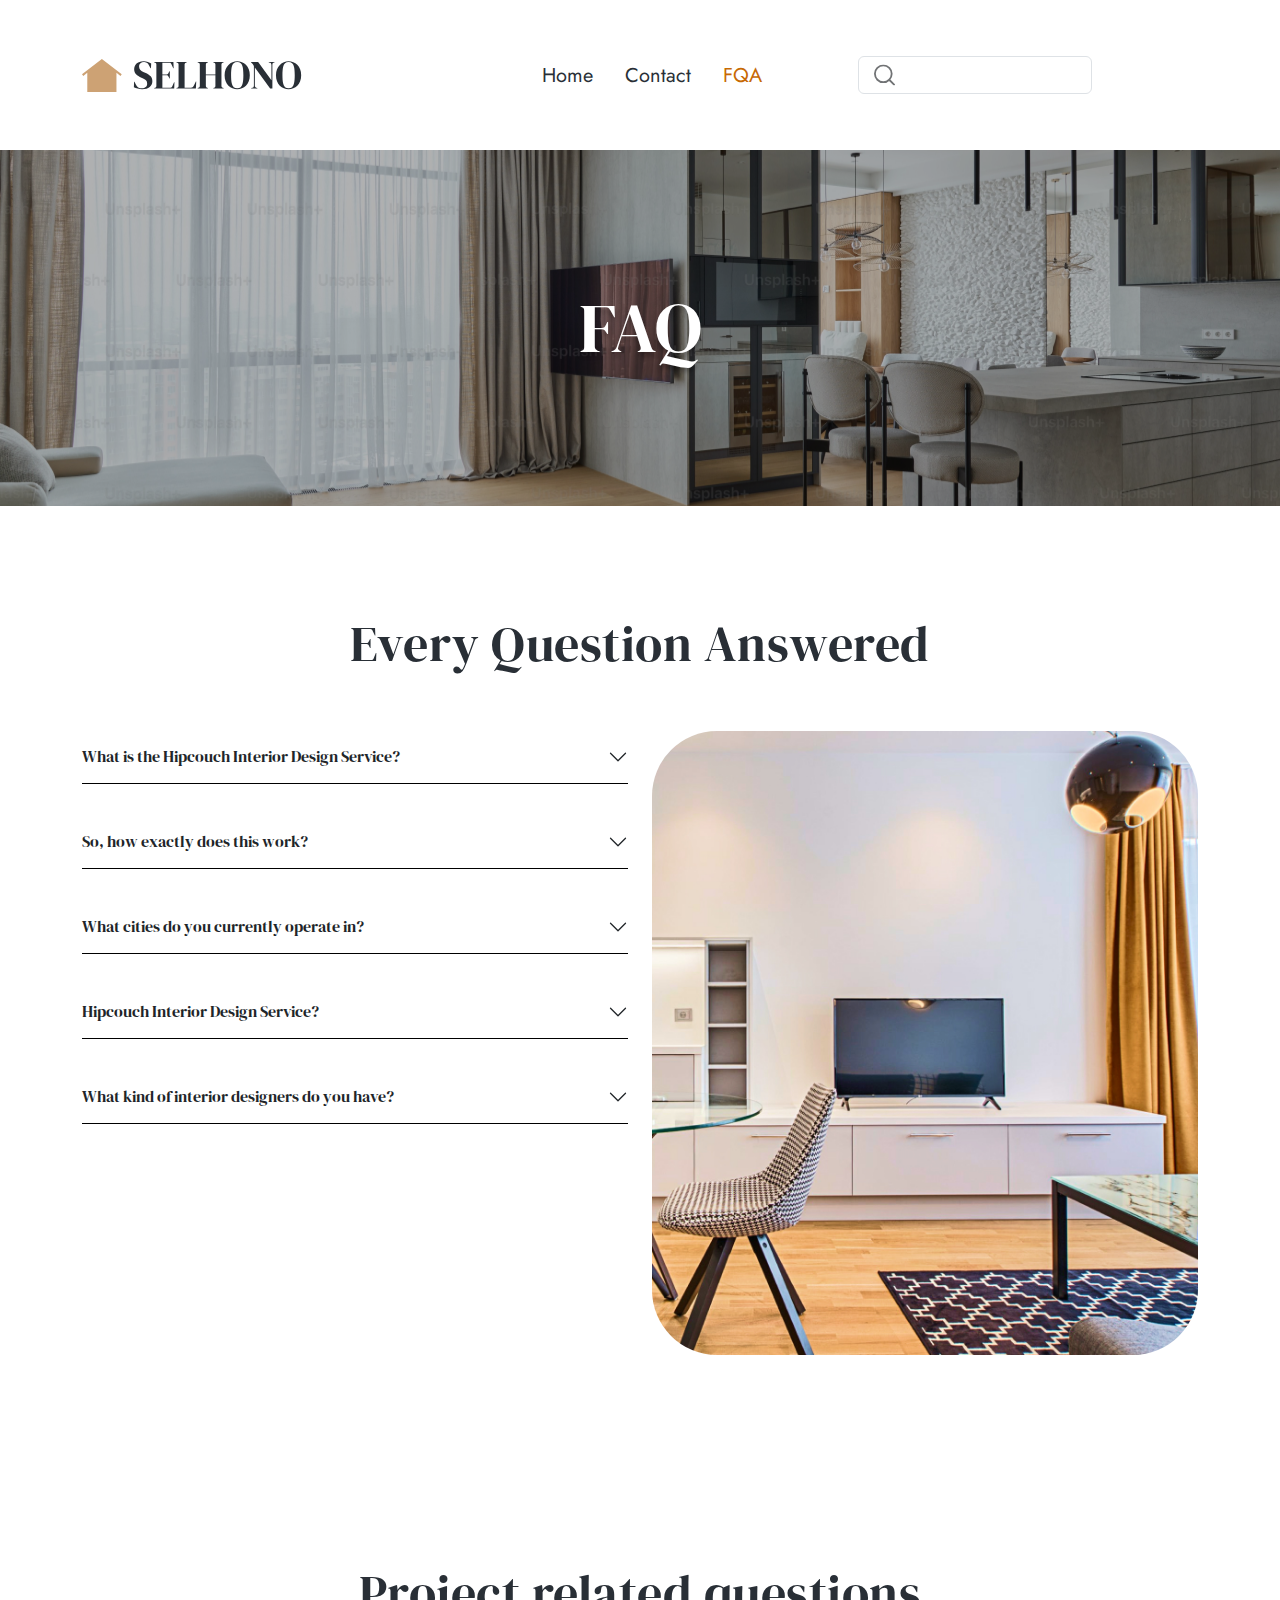
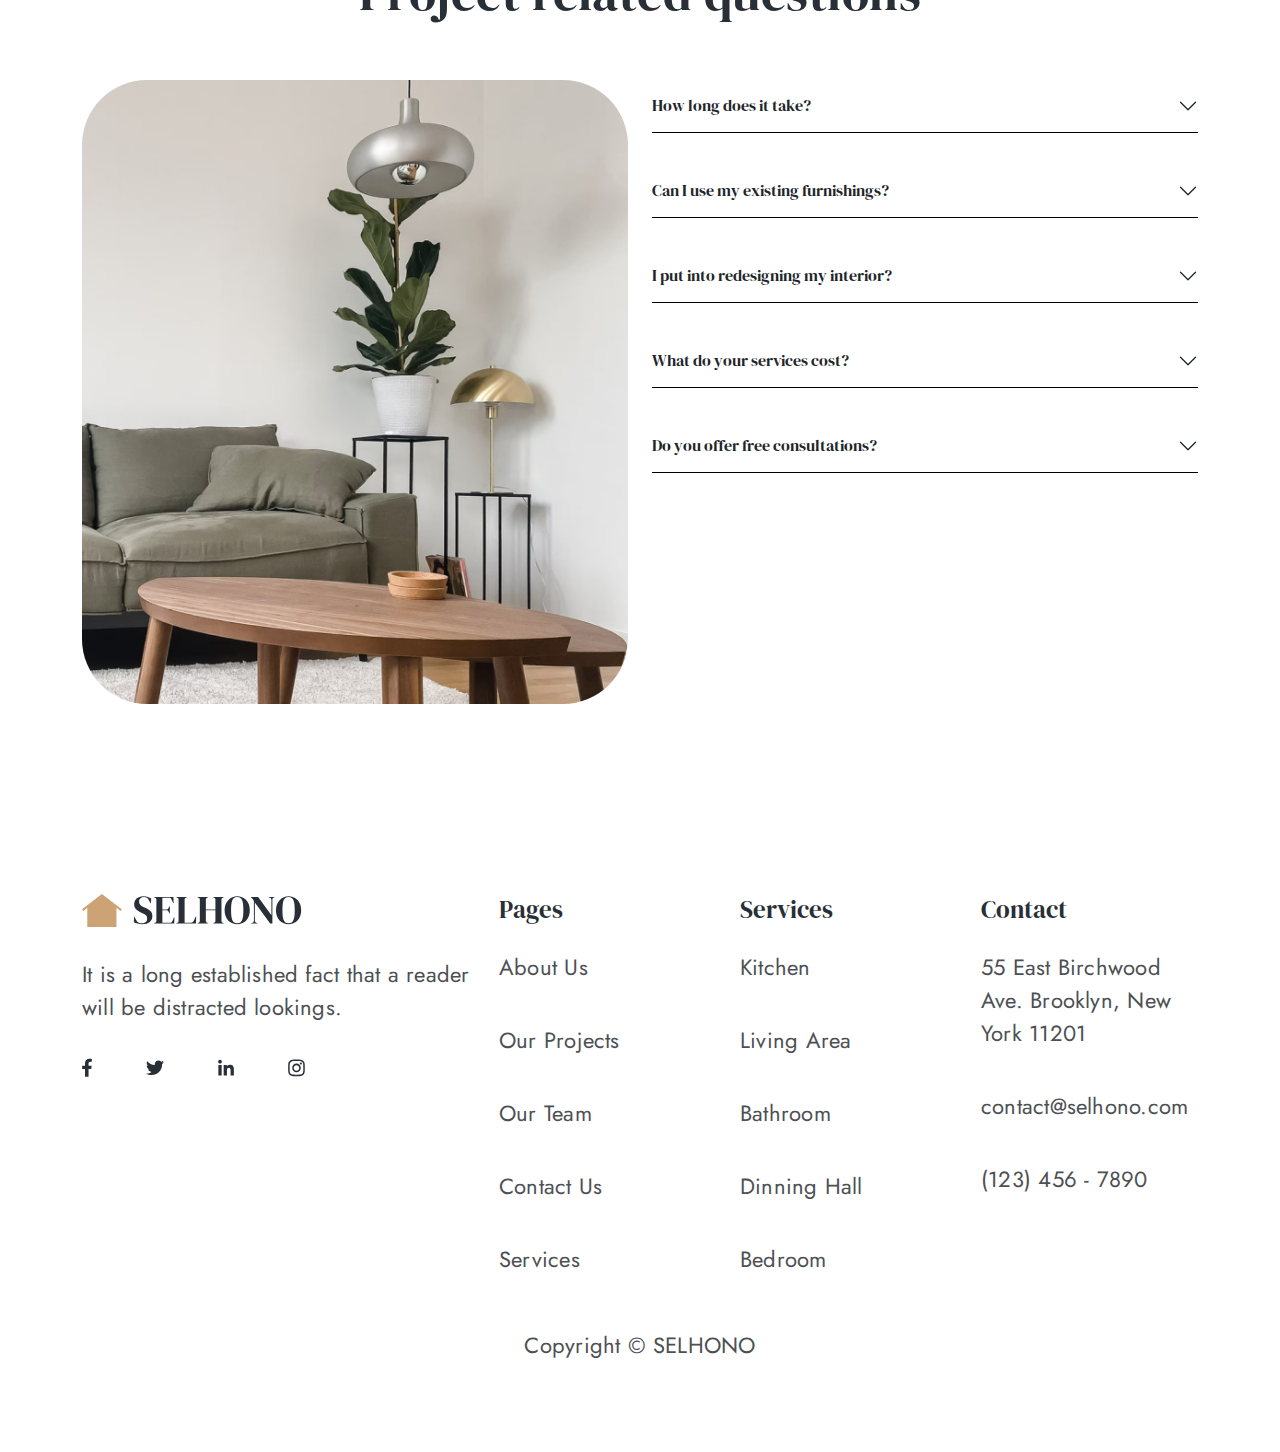
<file: faq.html>
<!DOCTYPE html>
<html lang="en">
    <head>
        <meta charset="UTF-8">
        <meta name="viewport" content="width=device-width, initial-scale=1.0">
        <title>FAQ</title>
        <link rel="icon" href="./imgs/logo.svg">
        <link rel="stylesheet" href="./css/bootstrap-grid.css">
        <link rel="stylesheet" href="./css/bootstrap.min.css">
        <link rel="stylesheet" href="./css/styles.css">
    </head>
    <body>
        <header class="main-header">
            <div class="container">
                <div class="row">
                    <div class="col">
                        <svg xmlns="http://www.w3.org/2000/svg" width="220" height="33" viewBox="0 0 220 33" fill="none">
                            <path d="M5.2875 32.9062V13.8562L1.25625 16.9604L0 15.3104L19.8708 0.09375L39.7417 15.3104L38.4854 16.9479L34.4542 13.8562V32.9062H5.2875ZM11.5375 22.0104C11.1069 22.0104 10.7319 21.8507 10.4125 21.5312C10.0931 21.2118 9.93333 20.8368 9.93333 20.4062C9.93333 19.9757 10.0931 19.6007 10.4125 19.2812C10.7319 18.9618 11.1069 18.8021 11.5375 18.8021C11.9681 18.8021 12.3431 18.9618 12.6625 19.2812C12.9819 19.6007 13.1417 19.9757 13.1417 20.4062C13.1417 20.8368 12.9819 21.2118 12.6625 21.5312C12.3431 21.8507 11.9681 22.0104 11.5375 22.0104ZM19.8708 22.0104C19.4403 22.0104 19.0653 21.8507 18.7458 21.5312C18.4264 21.2118 18.2667 20.8368 18.2667 20.4062C18.2667 19.9757 18.4264 19.6007 18.7458 19.2812C19.0653 18.9618 19.4403 18.8021 19.8708 18.8021C20.3014 18.8021 20.6764 18.9618 20.9958 19.2812C21.3153 19.6007 21.475 19.9757 21.475 20.4062C21.475 20.8368 21.3153 21.2118 20.9958 21.5312C20.6764 21.8507 20.3014 22.0104 19.8708 22.0104ZM28.2042 22.0104C27.7736 22.0104 27.3986 21.8507 27.0792 21.5312C26.7597 21.2118 26.6 20.8368 26.6 20.4062C26.6 19.9757 26.7597 19.6007 27.0792 19.2812C27.3986 18.9618 27.7736 18.8021 28.2042 18.8021C28.6347 18.8021 29.0097 18.9618 29.3292 19.2812C29.6486 19.6007 29.8083 19.9757 29.8083 20.4062C29.8083 20.8368 29.6486 21.2118 29.3292 21.5312C29.0097 21.8507 28.6347 22.0104 28.2042 22.0104Z" fill="#CDA274"/>
                            <path d="M206.571 30.1596C204.944 30.1596 203.371 29.8662 201.851 29.2796C200.357 28.6929 199.011 27.8262 197.811 26.6796C196.637 25.5062 195.704 24.0529 195.011 22.3196C194.318 20.5862 193.971 18.5596 193.971 16.2396C193.971 13.9462 194.318 11.9329 195.011 10.1996C195.704 8.46625 196.651 7.02625 197.851 5.87958C199.051 4.70625 200.398 3.82625 201.891 3.23958C203.411 2.62625 204.971 2.31958 206.571 2.31958C208.197 2.31958 209.758 2.61292 211.251 3.19958C212.771 3.75958 214.117 4.62625 215.291 5.79958C216.491 6.94625 217.438 8.39958 218.131 10.1596C218.824 11.8929 219.171 13.9196 219.171 16.2396C219.171 18.5062 218.824 20.5196 218.131 22.2796C217.438 24.0129 216.491 25.4662 215.291 26.6396C214.117 27.7863 212.771 28.6663 211.251 29.2796C209.758 29.8662 208.197 30.1596 206.571 30.1596ZM206.571 29.3196C208.037 29.3196 209.224 28.9329 210.131 28.1596C211.038 27.3596 211.691 26.0129 212.091 24.1196C212.518 22.1996 212.731 19.5729 212.731 16.2396C212.731 12.8796 212.518 10.2529 212.091 8.35958C211.691 6.43958 211.038 5.09292 210.131 4.31958C209.224 3.51958 208.037 3.11958 206.571 3.11958C205.131 3.11958 203.958 3.51958 203.051 4.31958C202.144 5.09292 201.478 6.43958 201.051 8.35958C200.651 10.2529 200.451 12.8796 200.451 16.2396C200.451 19.5729 200.651 22.1996 201.051 24.1196C201.478 26.0129 202.144 27.3596 203.051 28.1596C203.958 28.9329 205.131 29.3196 206.571 29.3196Z" fill="#292F36"/>
                            <path d="M169.219 29.4396V29.0396L170.539 28.6396C171.019 28.5063 171.366 28.2529 171.579 27.8796C171.793 27.4796 171.899 27.0129 171.899 26.4796V7.23958C171.606 6.59958 171.366 6.11958 171.179 5.79958C171.019 5.47958 170.833 5.21291 170.619 4.99958C170.406 4.75958 170.113 4.46625 169.739 4.11958L169.059 3.43958V3.03958H176.139L189.419 21.1596V6.07958C189.419 5.54625 189.326 5.06625 189.139 4.63958C188.979 4.21291 188.633 3.93291 188.099 3.79958L186.779 3.43958V3.03958H192.499V3.43958L191.419 3.79958C190.939 3.95958 190.646 4.23958 190.539 4.63958C190.433 5.03958 190.379 5.50625 190.379 6.03958V29.5596H188.139L172.859 8.55958V26.4796C172.859 27.0129 172.939 27.4663 173.099 27.8396C173.259 28.2129 173.593 28.4796 174.099 28.6396L175.299 29.0396V29.4396H169.219Z" fill="#292F36"/>
                            <path d="M155.204 30.1596C153.577 30.1596 152.004 29.8662 150.484 29.2796C148.99 28.6929 147.644 27.8262 146.444 26.6796C145.27 25.5062 144.337 24.0529 143.644 22.3196C142.95 20.5862 142.604 18.5596 142.604 16.2396C142.604 13.9462 142.95 11.9329 143.644 10.1996C144.337 8.46625 145.284 7.02625 146.484 5.87958C147.684 4.70625 149.03 3.82625 150.524 3.23958C152.044 2.62625 153.604 2.31958 155.204 2.31958C156.83 2.31958 158.39 2.61292 159.884 3.19958C161.404 3.75958 162.75 4.62625 163.924 5.79958C165.124 6.94625 166.07 8.39958 166.764 10.1596C167.457 11.8929 167.804 13.9196 167.804 16.2396C167.804 18.5062 167.457 20.5196 166.764 22.2796C166.07 24.0129 165.124 25.4662 163.924 26.6396C162.75 27.7863 161.404 28.6663 159.884 29.2796C158.39 29.8662 156.83 30.1596 155.204 30.1596ZM155.204 29.3196C156.67 29.3196 157.857 28.9329 158.764 28.1596C159.67 27.3596 160.324 26.0129 160.724 24.1196C161.15 22.1996 161.364 19.5729 161.364 16.2396C161.364 12.8796 161.15 10.2529 160.724 8.35958C160.324 6.43958 159.67 5.09292 158.764 4.31958C157.857 3.51958 156.67 3.11958 155.204 3.11958C153.764 3.11958 152.59 3.51958 151.684 4.31958C150.777 5.09292 150.11 6.43958 149.684 8.35958C149.284 10.2529 149.084 12.8796 149.084 16.2396C149.084 19.5729 149.284 22.1996 149.684 24.1196C150.11 26.0129 150.777 27.3596 151.684 28.1596C152.59 28.9329 153.764 29.3196 155.204 29.3196Z" fill="#292F36"/>
                            <path d="M115.691 29.4396V29.0396L116.491 28.7196C117.025 28.5329 117.371 28.2796 117.531 27.9596C117.718 27.6396 117.811 27.2262 117.811 26.7196V5.79958C117.811 5.26625 117.718 4.83958 117.531 4.51958C117.371 4.19958 117.025 3.94625 116.491 3.75958L115.691 3.43958V3.03958H125.851V3.43958L125.171 3.71958C124.665 3.90625 124.318 4.15958 124.131 4.47958C123.945 4.77291 123.851 5.18625 123.851 5.71958V15.4396H133.411V5.71958C133.411 5.18625 133.318 4.77291 133.131 4.47958C132.971 4.15958 132.625 3.90625 132.091 3.71958L131.371 3.43958V3.03958H141.571V3.43958L140.771 3.75958C140.265 3.94625 139.918 4.19958 139.731 4.51958C139.545 4.83958 139.451 5.26625 139.451 5.79958V26.7196C139.451 27.2262 139.545 27.6396 139.731 27.9596C139.918 28.2796 140.265 28.5329 140.771 28.7196L141.571 29.0396V29.4396H131.371V29.0396L132.091 28.7996C132.625 28.5863 132.971 28.3329 133.131 28.0396C133.318 27.7196 133.411 27.2929 133.411 26.7596V16.2396H123.851V26.7596C123.851 27.7463 124.291 28.4263 125.171 28.7996L125.851 29.0396V29.4396H115.691Z" fill="#292F36"/>
                            <path d="M94.4415 29.4396V29.0396L95.2815 28.7196C95.8415 28.5062 96.1881 28.2529 96.3215 27.9596C96.4815 27.6396 96.5615 27.2129 96.5615 26.6796V5.79958C96.5615 5.26625 96.4815 4.83958 96.3215 4.51958C96.1615 4.19958 95.8148 3.94625 95.2815 3.75958L94.4415 3.43958V3.03958H104.641V3.43958L103.921 3.75958C103.415 3.94625 103.068 4.21291 102.881 4.55958C102.695 4.87958 102.601 5.30625 102.601 5.83958V28.6396H108.761C109.748 28.6396 110.468 28.3996 110.921 27.9196C111.401 27.4396 111.855 26.7463 112.281 25.8396L113.841 22.4796H114.241L113.881 29.4396H94.4415Z" fill="#292F36"/>
                            <path d="M72.254 29.4396V29.0396L73.174 28.6796C73.6273 28.4929 73.934 28.2529 74.094 27.9596C74.2806 27.6396 74.374 27.2129 74.374 26.6796V5.79958C74.374 5.26625 74.294 4.85292 74.134 4.55958C74.0006 4.23958 73.6806 3.98625 73.174 3.79958L72.254 3.43958V3.03958H91.414L91.654 9.19958H91.254L89.534 5.43958C89.294 4.95958 89.0406 4.57292 88.774 4.27958C88.5073 3.98625 88.1073 3.83958 87.574 3.83958H80.374V15.3996H84.654C85.1873 15.3996 85.5873 15.2662 85.854 14.9996C86.1473 14.7062 86.4006 14.3196 86.614 13.8396L87.414 12.2396H87.814V19.4396H87.414L86.614 17.7596C86.374 17.2796 86.1206 16.9062 85.854 16.6396C85.5873 16.3462 85.1873 16.1996 84.654 16.1996H80.374V28.6396H88.454C88.9873 28.6396 89.4006 28.5062 89.694 28.2396C89.9873 27.9462 90.2273 27.5462 90.414 27.0396L92.054 23.2796H92.454L92.214 29.4396H72.254Z" fill="#292F36"/>
                            <path d="M60.1508 30.1596C58.6842 30.1596 57.1908 29.9729 55.6708 29.5996C54.1508 29.2529 52.8842 28.7862 51.8708 28.1996L52.0708 22.7596H52.4708L53.7108 25.3596C54.0842 26.1062 54.4842 26.7729 54.9108 27.3596C55.3375 27.9196 55.9242 28.3596 56.6708 28.6796C57.2042 28.9463 57.7108 29.1329 58.1908 29.2396C58.6975 29.3196 59.2575 29.3596 59.8708 29.3596C61.4975 29.3596 62.7775 28.9196 63.7108 28.0396C64.6708 27.1596 65.1508 26.0263 65.1508 24.6396C65.1508 23.3329 64.8308 22.3196 64.1908 21.5996C63.5508 20.8529 62.5242 20.1329 61.1108 19.4396L59.4708 18.7196C57.1775 17.7062 55.3775 16.5462 54.0708 15.2396C52.7908 13.9062 52.1508 12.1462 52.1508 9.95958C52.1508 8.38625 52.5508 7.02625 53.3508 5.87958C54.1775 4.73292 55.3108 3.85292 56.7508 3.23958C58.2175 2.62625 59.9242 2.31958 61.8708 2.31958C63.2842 2.31958 64.6175 2.50625 65.8708 2.87958C67.1508 3.25291 68.2575 3.75958 69.1908 4.39958L68.9508 9.19958H68.5508L66.9108 6.19958C66.4575 5.26625 66.0042 4.61291 65.5508 4.23958C65.0975 3.83958 64.5775 3.55958 63.9908 3.39958C63.6442 3.29292 63.3242 3.22625 63.0308 3.19958C62.7375 3.14625 62.3642 3.11958 61.9108 3.11958C60.5508 3.11958 59.4042 3.51958 58.4708 4.31958C57.5375 5.09292 57.0708 6.14625 57.0708 7.47958C57.0708 8.83958 57.4308 9.93292 58.1508 10.7596C58.8708 11.5596 59.9242 12.2796 61.3108 12.9196L63.1508 13.7196C65.7108 14.8396 67.5508 16.0396 68.6708 17.3196C69.7908 18.5729 70.3508 20.1996 70.3508 22.1996C70.3508 24.5462 69.4575 26.4662 67.6708 27.9596C65.9108 29.4263 63.4042 30.1596 60.1508 30.1596Z" fill="#292F36"/>
                        </svg>
                    </div>

                    <nav class="col nav-bar">
                        <ul class="nav justify-content-center">
                            <li class="nav-item">
                            <a class="nav-link " aria-current="page" href="./index.html">Home</a>
                            </li>

                            <li class="nav-item">
                            <a class="nav-link" href="./contact.html">Contact</a>
                            </li>

                            <li class="nav-item">
                            <a class="nav-link active" href="./faq.html">FQA</a>
                            </li>
                        </ul>
                    </nav>

                    <nav class="navbar bg-body-tertiary col">
                        <div class="container-fluid">
                        <form class="d-flex icon" role="search">
                            <input class="form-control me-2" type="search"  aria-label="Search">
                            <svg width="23" height="23" viewBox="0 0 23 23" fill="none" xmlns="http://www.w3.org/2000/svg">
                                <g opacity="0.8">
                                <path d="M16.6835 16.6844L21.9992 22.0001M19.3749 10.1875C19.3749 15.2616 15.2615 19.375 10.1874 19.375C5.11326 19.375 0.999878 15.2616 0.999878 10.1875C0.999878 5.11338 5.11326 1 10.1874 1C15.2615 1 19.3749 5.11338 19.3749 10.1875Z" stroke="#4D5053" stroke-width="2" stroke-linecap="round" stroke-linejoin="round"/>
                                </g>
                            </svg>                                
                        </form>
                        </div>
                    </nav>

                    <button class="btn btn-primary" type="button" data-bs-toggle="offcanvas" data-bs-target="#offcanvasRight" aria-controls="offcanvasRight">
                        <svg xmlns="http://www.w3.org/2000/svg"  viewBox="0 0 40 24" fill="none">
                            <path d="M2 4H38C38.5304 4 39.0391 3.78929 39.4142 3.41421C39.7893 3.03914 40 2.53043 40 2C40 1.46957 39.7893 0.96086 39.4142 0.585787C39.0391 0.210714 38.5304 0 38 0H2C1.46957 0 0.960859 0.210714 0.585786 0.585787C0.210714 0.96086 0 1.46957 0 2C0 2.53043 0.210714 3.03914 0.585786 3.41421C0.960859 3.78929 1.46957 4 2 4ZM38 20H2C1.46957 20 0.960859 20.2107 0.585786 20.5858C0.210714 20.9609 0 21.4696 0 22C0 22.5304 0.210714 23.0391 0.585786 23.4142C0.960859 23.7893 1.46957 24 2 24H38C38.5304 24 39.0391 23.7893 39.4142 23.4142C39.7893 23.0391 40 22.5304 40 22C40 21.4696 39.7893 20.9609 39.4142 20.5858C39.0391 20.2107 38.5304 20 38 20ZM38 10H2C1.46957 10 0.960859 10.2107 0.585786 10.5858C0.210714 10.9609 0 11.4696 0 12C0 12.5304 0.210714 13.0391 0.585786 13.4142C0.960859 13.7893 1.46957 14 2 14H38C38.5304 14 39.0391 13.7893 39.4142 13.4142C39.7893 13.0391 40 12.5304 40 12C40 11.4696 39.7893 10.9609 39.4142 10.5858C39.0391 10.2107 38.5304 10 38 10Z" fill="#292F36"/>
                        </svg>
                    </button>

                    <div class="offcanvas offcanvas-end" tabindex="-1" id="offcanvasRight" aria-labelledby="offcanvasRightLabel">
                    <div class="offcanvas-header">
                        <button type="button" class="btn-close" data-bs-dismiss="offcanvas" aria-label="Close"></button>
                    </div>
                    <div class="offcanvas-body">
                        <nav class="navbar-search bg-body-tertiary col">
                            <div class="container-fluid">
                            <form class="d-flex icon" role="search">
                                <input class="form-control me-2" type="search"  aria-label="Search">
                                <svg width="23" height="23" viewBox="0 0 23 23" fill="none" xmlns="http://www.w3.org/2000/svg">
                                    <g opacity="0.8">
                                    <path d="M16.6835 16.6844L21.9992 22.0001M19.3749 10.1875C19.3749 15.2616 15.2615 19.375 10.1874 19.375C5.11326 19.375 0.999878 15.2616 0.999878 10.1875C0.999878 5.11338 5.11326 1 10.1874 1C15.2615 1 19.3749 5.11338 19.3749 10.1875Z" stroke="#4D5053" stroke-width="2" stroke-linecap="round" stroke-linejoin="round"/>
                                    </g>
                                </svg>                                
                            </form>
                            </div>
                        </nav>

                        <nav class="col">
                            <ul class="nav justify-content-center">
                                <li class="nav-item">
                                <a class="nav-link" aria-current="page" href="./index.html">Home</a>
                                </li>
        
                                <li class="nav-item">
                                <a class="nav-link" href="./contact.html">Contact</a>
                                </li>
        
                                <li class="nav-item">
                                <a class="nav-link active" href="./faq.html">FQA</a>
                                </li>
                            </ul>
                        </nav>
                    </div>
                    </div>
                </div>
            </div>
        </header>

        <section class="faq-hero">
            <div class="container">
                <h1>FAQ</h1>
            </div>
        </section>

        <section class="qusetion-section">
            <div class="container">
                <h2 class="qusetion-heading">Every Question Answered</h2>
                <div class="row">
                    <div class="col-6">
                        <div class="accordion accordion-flush" id="accordionFlushExample">
                            <div class="accordion-item">
                              <h2 class="accordion-header">
                                    <button class="accordion-button collapsed" type="button" data-bs-toggle="collapse" data-bs-target="#flush-collapseOne" aria-expanded="false" aria-controls="flush-collapseOne">
                                         What is the Hipcouch Interior Design Service?
                                    </button>
                              </h2>
                              <div id="flush-collapseOne" class="accordion-collapse collapse" data-bs-parent="#accordionFlushExample">
                                    <div class="accordion-body">
                                        Lorem ipsum dolor sit amet, adipiscing Aliquam eu sem
                                        vitae turpmaximus.posuere in.Contrary popular belief.
                                        There are many variations of passages of Lorem Ipsum available, but the majority randomised.
                                    </div>
                              </div>
                            </div>

                            <div class="accordion-item">
                              <h2 class="accordion-header">
                                    <button class="accordion-button collapsed" type="button" data-bs-toggle="collapse" data-bs-target="#flush-collapseTwo" aria-expanded="false" aria-controls="flush-collapseTwo">
                                        So, how exactly does this work?
                                    </button>
                              </h2>
                              <div id="flush-collapseTwo" class="accordion-collapse collapse" data-bs-parent="#accordionFlushExample">
                                    <div class="accordion-body">
                                        Lorem ipsum dolor sit amet, adipiscing Aliquam eu sem
                                        vitae turpmaximus.posuere in.Contrary popular belief.
                                        There are many variations of passages of Lorem Ipsum available, but the majority randomised.
                                    </div>
                              </div>
                            </div>

                            <div class="accordion-item">
                              <h2 class="accordion-header">
                                    <button class="accordion-button collapsed" type="button" data-bs-toggle="collapse" data-bs-target="#flush-collapseThree" aria-expanded="false" aria-controls="flush-collapseThree">
                                            What cities do you currently operate in?
                                    </button>
                              </h2>
                              <div id="flush-collapseThree" class="accordion-collapse collapse" data-bs-parent="#accordionFlushExample">
                                    <div class="accordion-body">
                                        Lorem ipsum dolor sit amet, adipiscing Aliquam eu sem
                                        vitae turpmaximus.posuere in.Contrary popular belief.
                                        There are many variations of passages of Lorem Ipsum available, but the majority randomised.
                                    </div>
                              </div>
                            </div>

                            <div class="accordion-item">
                                <h2 class="accordion-header">
                                      <button class="accordion-button collapsed" type="button" data-bs-toggle="collapse" data-bs-target="#flush-collapseThree" aria-expanded="false" aria-controls="flush-collapseThree">
                                         Hipcouch Interior Design Service?
                                      </button>
                                </h2>
                                <div id="flush-collapseThree" class="accordion-collapse collapse" data-bs-parent="#accordionFlushExample">
                                      <div class="accordion-body">
                                          Lorem ipsum dolor sit amet, adipiscing Aliquam eu sem
                                          vitae turpmaximus.posuere in.Contrary popular belief.
                                          There are many variations of passages of Lorem Ipsum available, but the majority randomised.
                                      </div>
                                </div>
                            </div>

                            <div class="accordion-item">
                                <h2 class="accordion-header">
                                      <button class="accordion-button collapsed" type="button" data-bs-toggle="collapse" data-bs-target="#flush-collapseThree" aria-expanded="false" aria-controls="flush-collapseThree">
                                         What kind of interior designers do you have?
                                      </button>
                                </h2>
                                <div id="flush-collapseThree" class="accordion-collapse collapse" data-bs-parent="#accordionFlushExample">
                                      <div class="accordion-body">
                                          Lorem ipsum dolor sit amet, adipiscing Aliquam eu sem
                                          vitae turpmaximus.posuere in.Contrary popular belief.
                                          There are many variations of passages of Lorem Ipsum available, but the majority randomised.
                                      </div>
                                </div>
                            </div>
                        </div>
                    </div>

                    <div class="col-6">
                        <div class="col-img-answer">
                            <img src="./imgs/answer-img.jpg">
                        </div>
                    </div>
                </div>
            </div>
        </section>

        <section class="qusetion-section">
            <div class="container">
                <h2 class="qusetion-heading">Project related questions</h2>
                <div class="row">
                    <div class="col-6">
                        <div class="col-img-answer">
                            <img src="./imgs/related-project.jpg">
                        </div>
                    </div>


                    <div class="col-6">
                        <div class="accordion accordion-flush" id="accordionFlushExample">
                            <div class="accordion-item">
                              <h2 class="accordion-header">
                                    <button class="accordion-button collapsed" type="button" data-bs-toggle="collapse" data-bs-target="#flush-collapseOne" aria-expanded="false" aria-controls="flush-collapseOne">
                                        How long does it take?
                                    </button>
                              </h2>
                              <div id="flush-collapseOne" class="accordion-collapse collapse" data-bs-parent="#accordionFlushExample">
                                    <div class="accordion-body">
                                        Lorem ipsum dolor sit amet, adipiscing Aliquam eu sem
                                        vitae turpmaximus.posuere in.Contrary popular belief.
                                        There are many variations of passages of Lorem Ipsum available, but the majority randomised.
                                    </div>
                              </div>
                            </div>

                            <div class="accordion-item">
                              <h2 class="accordion-header">
                                    <button class="accordion-button collapsed" type="button" data-bs-toggle="collapse" data-bs-target="#flush-collapseTwo" aria-expanded="false" aria-controls="flush-collapseTwo">
                                        Can I use my existing furnishings?
                                    </button>
                              </h2>
                              <div id="flush-collapseTwo" class="accordion-collapse collapse" data-bs-parent="#accordionFlushExample">
                                    <div class="accordion-body">
                                        Lorem ipsum dolor sit amet, adipiscing Aliquam eu sem
                                        vitae turpmaximus.posuere in.Contrary popular belief.
                                        There are many variations of passages of Lorem Ipsum available, but the majority randomised.
                                    </div>
                              </div>
                            </div>

                            <div class="accordion-item">
                              <h2 class="accordion-header">
                                    <button class="accordion-button collapsed" type="button" data-bs-toggle="collapse" data-bs-target="#flush-collapseThree" aria-expanded="false" aria-controls="flush-collapseThree">
                                        I put into redesigning my interior?
                                    </button>
                              </h2>
                              <div id="flush-collapseThree" class="accordion-collapse collapse" data-bs-parent="#accordionFlushExample">
                                    <div class="accordion-body">
                                        Lorem ipsum dolor sit amet, adipiscing Aliquam eu sem
                                        vitae turpmaximus.posuere in.Contrary popular belief.
                                        There are many variations of passages of Lorem Ipsum available, but the majority randomised.
                                    </div>
                              </div>
                            </div>

                            <div class="accordion-item">
                                <h2 class="accordion-header">
                                      <button class="accordion-button collapsed" type="button" data-bs-toggle="collapse" data-bs-target="#flush-collapseThree" aria-expanded="false" aria-controls="flush-collapseThree">
                                         What do your services cost?
                                      </button>
                                </h2>
                                <div id="flush-collapseThree" class="accordion-collapse collapse" data-bs-parent="#accordionFlushExample">
                                      <div class="accordion-body">
                                          Lorem ipsum dolor sit amet, adipiscing Aliquam eu sem
                                          vitae turpmaximus.posuere in.Contrary popular belief.
                                          There are many variations of passages of Lorem Ipsum available, but the majority randomised.
                                      </div>
                                </div>
                            </div>

                            <div class="accordion-item">
                                <h2 class="accordion-header">
                                      <button class="accordion-button collapsed" type="button" data-bs-toggle="collapse" data-bs-target="#flush-collapseThree" aria-expanded="false" aria-controls="flush-collapseThree">
                                            Do you offer free consultations?
                                      </button>
                                </h2>
                                <div id="flush-collapseThree" class="accordion-collapse collapse" data-bs-parent="#accordionFlushExample">
                                      <div class="accordion-body">
                                          Lorem ipsum dolor sit amet, adipiscing Aliquam eu sem
                                          vitae turpmaximus.posuere in.Contrary popular belief.
                                          There are many variations of passages of Lorem Ipsum available, but the majority randomised.
                                      </div>
                                </div>
                            </div>
                        </div>
                    </div>
                </div>
            </div>
        </section>

        <footer>
            <div class="container">
                <div class="row">
                    <div class="col">
                        <div class="footer-item">
                            <div>
                                <a href="">
                                    <svg xmlns="http://www.w3.org/2000/svg" width="220" height="33" viewBox="0 0 220 33" fill="none">
                                        <path d="M5.2875 32.9062V13.8562L1.25625 16.9604L0 15.3104L19.8708 0.09375L39.7417 15.3104L38.4854 16.9479L34.4542 13.8562V32.9062H5.2875ZM11.5375 22.0104C11.1069 22.0104 10.7319 21.8507 10.4125 21.5312C10.0931 21.2118 9.93333 20.8368 9.93333 20.4062C9.93333 19.9757 10.0931 19.6007 10.4125 19.2812C10.7319 18.9618 11.1069 18.8021 11.5375 18.8021C11.9681 18.8021 12.3431 18.9618 12.6625 19.2812C12.9819 19.6007 13.1417 19.9757 13.1417 20.4062C13.1417 20.8368 12.9819 21.2118 12.6625 21.5312C12.3431 21.8507 11.9681 22.0104 11.5375 22.0104ZM19.8708 22.0104C19.4403 22.0104 19.0653 21.8507 18.7458 21.5312C18.4264 21.2118 18.2667 20.8368 18.2667 20.4062C18.2667 19.9757 18.4264 19.6007 18.7458 19.2812C19.0653 18.9618 19.4403 18.8021 19.8708 18.8021C20.3014 18.8021 20.6764 18.9618 20.9958 19.2812C21.3153 19.6007 21.475 19.9757 21.475 20.4062C21.475 20.8368 21.3153 21.2118 20.9958 21.5312C20.6764 21.8507 20.3014 22.0104 19.8708 22.0104ZM28.2042 22.0104C27.7736 22.0104 27.3986 21.8507 27.0792 21.5312C26.7597 21.2118 26.6 20.8368 26.6 20.4062C26.6 19.9757 26.7597 19.6007 27.0792 19.2812C27.3986 18.9618 27.7736 18.8021 28.2042 18.8021C28.6347 18.8021 29.0097 18.9618 29.3292 19.2812C29.6486 19.6007 29.8083 19.9757 29.8083 20.4062C29.8083 20.8368 29.6486 21.2118 29.3292 21.5312C29.0097 21.8507 28.6347 22.0104 28.2042 22.0104Z" fill="#CDA274"/>
                                        <path d="M206.571 30.1596C204.944 30.1596 203.371 29.8662 201.851 29.2796C200.357 28.6929 199.011 27.8262 197.811 26.6796C196.637 25.5062 195.704 24.0529 195.011 22.3196C194.318 20.5862 193.971 18.5596 193.971 16.2396C193.971 13.9462 194.318 11.9329 195.011 10.1996C195.704 8.46625 196.651 7.02625 197.851 5.87958C199.051 4.70625 200.398 3.82625 201.891 3.23958C203.411 2.62625 204.971 2.31958 206.571 2.31958C208.197 2.31958 209.758 2.61292 211.251 3.19958C212.771 3.75958 214.117 4.62625 215.291 5.79958C216.491 6.94625 217.438 8.39958 218.131 10.1596C218.824 11.8929 219.171 13.9196 219.171 16.2396C219.171 18.5062 218.824 20.5196 218.131 22.2796C217.438 24.0129 216.491 25.4662 215.291 26.6396C214.117 27.7863 212.771 28.6663 211.251 29.2796C209.758 29.8662 208.197 30.1596 206.571 30.1596ZM206.571 29.3196C208.037 29.3196 209.224 28.9329 210.131 28.1596C211.038 27.3596 211.691 26.0129 212.091 24.1196C212.518 22.1996 212.731 19.5729 212.731 16.2396C212.731 12.8796 212.518 10.2529 212.091 8.35958C211.691 6.43958 211.038 5.09292 210.131 4.31958C209.224 3.51958 208.037 3.11958 206.571 3.11958C205.131 3.11958 203.958 3.51958 203.051 4.31958C202.144 5.09292 201.478 6.43958 201.051 8.35958C200.651 10.2529 200.451 12.8796 200.451 16.2396C200.451 19.5729 200.651 22.1996 201.051 24.1196C201.478 26.0129 202.144 27.3596 203.051 28.1596C203.958 28.9329 205.131 29.3196 206.571 29.3196Z" fill="#292F36"/>
                                        <path d="M169.219 29.4396V29.0396L170.539 28.6396C171.019 28.5063 171.366 28.2529 171.579 27.8796C171.793 27.4796 171.899 27.0129 171.899 26.4796V7.23958C171.606 6.59958 171.366 6.11958 171.179 5.79958C171.019 5.47958 170.833 5.21291 170.619 4.99958C170.406 4.75958 170.113 4.46625 169.739 4.11958L169.059 3.43958V3.03958H176.139L189.419 21.1596V6.07958C189.419 5.54625 189.326 5.06625 189.139 4.63958C188.979 4.21291 188.633 3.93291 188.099 3.79958L186.779 3.43958V3.03958H192.499V3.43958L191.419 3.79958C190.939 3.95958 190.646 4.23958 190.539 4.63958C190.433 5.03958 190.379 5.50625 190.379 6.03958V29.5596H188.139L172.859 8.55958V26.4796C172.859 27.0129 172.939 27.4663 173.099 27.8396C173.259 28.2129 173.593 28.4796 174.099 28.6396L175.299 29.0396V29.4396H169.219Z" fill="#292F36"/>
                                        <path d="M155.204 30.1596C153.577 30.1596 152.004 29.8662 150.484 29.2796C148.99 28.6929 147.644 27.8262 146.444 26.6796C145.27 25.5062 144.337 24.0529 143.644 22.3196C142.95 20.5862 142.604 18.5596 142.604 16.2396C142.604 13.9462 142.95 11.9329 143.644 10.1996C144.337 8.46625 145.284 7.02625 146.484 5.87958C147.684 4.70625 149.03 3.82625 150.524 3.23958C152.044 2.62625 153.604 2.31958 155.204 2.31958C156.83 2.31958 158.39 2.61292 159.884 3.19958C161.404 3.75958 162.75 4.62625 163.924 5.79958C165.124 6.94625 166.07 8.39958 166.764 10.1596C167.457 11.8929 167.804 13.9196 167.804 16.2396C167.804 18.5062 167.457 20.5196 166.764 22.2796C166.07 24.0129 165.124 25.4662 163.924 26.6396C162.75 27.7863 161.404 28.6663 159.884 29.2796C158.39 29.8662 156.83 30.1596 155.204 30.1596ZM155.204 29.3196C156.67 29.3196 157.857 28.9329 158.764 28.1596C159.67 27.3596 160.324 26.0129 160.724 24.1196C161.15 22.1996 161.364 19.5729 161.364 16.2396C161.364 12.8796 161.15 10.2529 160.724 8.35958C160.324 6.43958 159.67 5.09292 158.764 4.31958C157.857 3.51958 156.67 3.11958 155.204 3.11958C153.764 3.11958 152.59 3.51958 151.684 4.31958C150.777 5.09292 150.11 6.43958 149.684 8.35958C149.284 10.2529 149.084 12.8796 149.084 16.2396C149.084 19.5729 149.284 22.1996 149.684 24.1196C150.11 26.0129 150.777 27.3596 151.684 28.1596C152.59 28.9329 153.764 29.3196 155.204 29.3196Z" fill="#292F36"/>
                                        <path d="M115.691 29.4396V29.0396L116.491 28.7196C117.025 28.5329 117.371 28.2796 117.531 27.9596C117.718 27.6396 117.811 27.2262 117.811 26.7196V5.79958C117.811 5.26625 117.718 4.83958 117.531 4.51958C117.371 4.19958 117.025 3.94625 116.491 3.75958L115.691 3.43958V3.03958H125.851V3.43958L125.171 3.71958C124.665 3.90625 124.318 4.15958 124.131 4.47958C123.945 4.77291 123.851 5.18625 123.851 5.71958V15.4396H133.411V5.71958C133.411 5.18625 133.318 4.77291 133.131 4.47958C132.971 4.15958 132.625 3.90625 132.091 3.71958L131.371 3.43958V3.03958H141.571V3.43958L140.771 3.75958C140.265 3.94625 139.918 4.19958 139.731 4.51958C139.545 4.83958 139.451 5.26625 139.451 5.79958V26.7196C139.451 27.2262 139.545 27.6396 139.731 27.9596C139.918 28.2796 140.265 28.5329 140.771 28.7196L141.571 29.0396V29.4396H131.371V29.0396L132.091 28.7996C132.625 28.5863 132.971 28.3329 133.131 28.0396C133.318 27.7196 133.411 27.2929 133.411 26.7596V16.2396H123.851V26.7596C123.851 27.7463 124.291 28.4263 125.171 28.7996L125.851 29.0396V29.4396H115.691Z" fill="#292F36"/>
                                        <path d="M94.4415 29.4396V29.0396L95.2815 28.7196C95.8415 28.5062 96.1881 28.2529 96.3215 27.9596C96.4815 27.6396 96.5615 27.2129 96.5615 26.6796V5.79958C96.5615 5.26625 96.4815 4.83958 96.3215 4.51958C96.1615 4.19958 95.8148 3.94625 95.2815 3.75958L94.4415 3.43958V3.03958H104.641V3.43958L103.921 3.75958C103.415 3.94625 103.068 4.21291 102.881 4.55958C102.695 4.87958 102.601 5.30625 102.601 5.83958V28.6396H108.761C109.748 28.6396 110.468 28.3996 110.921 27.9196C111.401 27.4396 111.855 26.7463 112.281 25.8396L113.841 22.4796H114.241L113.881 29.4396H94.4415Z" fill="#292F36"/>
                                        <path d="M72.254 29.4396V29.0396L73.174 28.6796C73.6273 28.4929 73.934 28.2529 74.094 27.9596C74.2806 27.6396 74.374 27.2129 74.374 26.6796V5.79958C74.374 5.26625 74.294 4.85292 74.134 4.55958C74.0006 4.23958 73.6806 3.98625 73.174 3.79958L72.254 3.43958V3.03958H91.414L91.654 9.19958H91.254L89.534 5.43958C89.294 4.95958 89.0406 4.57292 88.774 4.27958C88.5073 3.98625 88.1073 3.83958 87.574 3.83958H80.374V15.3996H84.654C85.1873 15.3996 85.5873 15.2662 85.854 14.9996C86.1473 14.7062 86.4006 14.3196 86.614 13.8396L87.414 12.2396H87.814V19.4396H87.414L86.614 17.7596C86.374 17.2796 86.1206 16.9062 85.854 16.6396C85.5873 16.3462 85.1873 16.1996 84.654 16.1996H80.374V28.6396H88.454C88.9873 28.6396 89.4006 28.5062 89.694 28.2396C89.9873 27.9462 90.2273 27.5462 90.414 27.0396L92.054 23.2796H92.454L92.214 29.4396H72.254Z" fill="#292F36"/>
                                        <path d="M60.1508 30.1596C58.6842 30.1596 57.1908 29.9729 55.6708 29.5996C54.1508 29.2529 52.8842 28.7862 51.8708 28.1996L52.0708 22.7596H52.4708L53.7108 25.3596C54.0842 26.1062 54.4842 26.7729 54.9108 27.3596C55.3375 27.9196 55.9242 28.3596 56.6708 28.6796C57.2042 28.9463 57.7108 29.1329 58.1908 29.2396C58.6975 29.3196 59.2575 29.3596 59.8708 29.3596C61.4975 29.3596 62.7775 28.9196 63.7108 28.0396C64.6708 27.1596 65.1508 26.0263 65.1508 24.6396C65.1508 23.3329 64.8308 22.3196 64.1908 21.5996C63.5508 20.8529 62.5242 20.1329 61.1108 19.4396L59.4708 18.7196C57.1775 17.7062 55.3775 16.5462 54.0708 15.2396C52.7908 13.9062 52.1508 12.1462 52.1508 9.95958C52.1508 8.38625 52.5508 7.02625 53.3508 5.87958C54.1775 4.73292 55.3108 3.85292 56.7508 3.23958C58.2175 2.62625 59.9242 2.31958 61.8708 2.31958C63.2842 2.31958 64.6175 2.50625 65.8708 2.87958C67.1508 3.25291 68.2575 3.75958 69.1908 4.39958L68.9508 9.19958H68.5508L66.9108 6.19958C66.4575 5.26625 66.0042 4.61291 65.5508 4.23958C65.0975 3.83958 64.5775 3.55958 63.9908 3.39958C63.6442 3.29292 63.3242 3.22625 63.0308 3.19958C62.7375 3.14625 62.3642 3.11958 61.9108 3.11958C60.5508 3.11958 59.4042 3.51958 58.4708 4.31958C57.5375 5.09292 57.0708 6.14625 57.0708 7.47958C57.0708 8.83958 57.4308 9.93292 58.1508 10.7596C58.8708 11.5596 59.9242 12.2796 61.3108 12.9196L63.1508 13.7196C65.7108 14.8396 67.5508 16.0396 68.6708 17.3196C69.7908 18.5729 70.3508 20.1996 70.3508 22.1996C70.3508 24.5462 69.4575 26.4662 67.6708 27.9596C65.9108 29.4263 63.4042 30.1596 60.1508 30.1596Z" fill="#292F36"/>
                                    </svg>
                                </a>
                            </div>

                            <p>It is a long established fact that a reader will be distracted lookings.</p>

                            <ul class="social-links">
                                <li class="social-li">
                                    <a href="">
                                        <svg width="10" height="19" viewBox="0 0 10 19" fill="none" xmlns="http://www.w3.org/2000/svg">
                                            <path d="M9.18359 10.875L9.67578 7.64062H6.54688V5.53125C6.54688 4.61719 6.96875 3.77344 8.375 3.77344H9.81641V0.996094C9.81641 0.996094 8.51562 0.75 7.28516 0.75C4.71875 0.75 3.03125 2.33203 3.03125 5.14453V7.64062H0.148438V10.875H3.03125V18.75H6.54688V10.875H9.18359Z" fill="#292F36"/>
                                        </svg>                                        
                                    </a>
                                </li>
                                
                                <li class="social-li">
                                    <a href="">
                                        <svg width="18" height="16" viewBox="0 0 18 16" fill="none" xmlns="http://www.w3.org/2000/svg">
                                            <path d="M16.1367 4.09375C16.8398 3.56641 17.4727 2.93359 17.9648 2.19531C17.332 2.47656 16.5938 2.6875 15.8555 2.75781C16.6289 2.30078 17.1914 1.59766 17.4727 0.71875C16.7695 1.14062 15.9609 1.45703 15.1523 1.63281C14.4492 0.894531 13.5 0.472656 12.4453 0.472656C10.4062 0.472656 8.75391 2.125 8.75391 4.16406C8.75391 4.44531 8.78906 4.72656 8.85938 5.00781C5.80078 4.83203 3.05859 3.35547 1.23047 1.14062C0.914062 1.66797 0.738281 2.30078 0.738281 3.00391C0.738281 4.26953 1.37109 5.39453 2.39062 6.0625C1.79297 6.02734 1.19531 5.88672 0.703125 5.60547V5.64062C0.703125 7.43359 1.96875 8.91016 3.65625 9.26172C3.375 9.33203 3.02344 9.40234 2.70703 9.40234C2.46094 9.40234 2.25 9.36719 2.00391 9.33203C2.46094 10.8086 3.83203 11.8633 5.44922 11.8984C4.18359 12.8828 2.60156 13.4805 0.878906 13.4805C0.5625 13.4805 0.28125 13.4453 0 13.4102C1.61719 14.4648 3.55078 15.0625 5.66016 15.0625C12.4453 15.0625 16.1367 9.47266 16.1367 4.58594C16.1367 4.41016 16.1367 4.26953 16.1367 4.09375Z" fill="#292F36"/>
                                        </svg>                                                                               
                                    </a>
                                </li>

                                <li class="social-li">
                                    <a href="">
                                        <svg width="16" height="17" viewBox="0 0 16 17" fill="none" xmlns="http://www.w3.org/2000/svg">
                                            <path d="M3.64062 16.5V5.98828H0.371094V16.5H3.64062ZM1.98828 4.58203C3.04297 4.58203 3.88672 3.70312 3.88672 2.64844C3.88672 1.62891 3.04297 0.785156 1.98828 0.785156C0.96875 0.785156 0.125 1.62891 0.125 2.64844C0.125 3.70312 0.96875 4.58203 1.98828 4.58203ZM15.8398 16.5H15.875V10.7344C15.875 7.92188 15.2422 5.74219 11.9375 5.74219C10.3555 5.74219 9.30078 6.62109 8.84375 7.42969H8.80859V5.98828H5.67969V16.5H8.94922V11.2969C8.94922 9.92578 9.19531 8.625 10.8828 8.625C12.5703 8.625 12.6055 10.1719 12.6055 11.4023V16.5H15.8398Z" fill="#292F36"/>
                                        </svg>                                                                              
                                    </a>
                                </li>

                                <li class="social-li">
                                    <a href="">
                                        <svg width="17" height="18" viewBox="0 0 17 18" fill="none" xmlns="http://www.w3.org/2000/svg">
                                            <path d="M8.5 4.60742C6.125 4.60742 4.23242 6.53711 4.23242 8.875C4.23242 11.25 6.125 13.1426 8.5 13.1426C10.8379 13.1426 12.7676 11.25 12.7676 8.875C12.7676 6.53711 10.8379 4.60742 8.5 4.60742ZM8.5 11.6582C6.97852 11.6582 5.7168 10.4336 5.7168 8.875C5.7168 7.35352 6.94141 6.12891 8.5 6.12891C10.0215 6.12891 11.2461 7.35352 11.2461 8.875C11.2461 10.4336 10.0215 11.6582 8.5 11.6582ZM13.918 4.45898C13.918 3.90234 13.4727 3.45703 12.916 3.45703C12.3594 3.45703 11.9141 3.90234 11.9141 4.45898C11.9141 5.01562 12.3594 5.46094 12.916 5.46094C13.4727 5.46094 13.918 5.01562 13.918 4.45898ZM16.7383 5.46094C16.6641 4.125 16.3672 2.9375 15.4023 1.97266C14.4375 1.00781 13.25 0.710938 11.9141 0.636719C10.541 0.5625 6.42188 0.5625 5.04883 0.636719C3.71289 0.710938 2.5625 1.00781 1.56055 1.97266C0.595703 2.9375 0.298828 4.125 0.224609 5.46094C0.150391 6.83398 0.150391 10.9531 0.224609 12.3262C0.298828 13.6621 0.595703 14.8125 1.56055 15.8145C2.5625 16.7793 3.71289 17.0762 5.04883 17.1504C6.42188 17.2246 10.541 17.2246 11.9141 17.1504C13.25 17.0762 14.4375 16.7793 15.4023 15.8145C16.3672 14.8125 16.6641 13.6621 16.7383 12.3262C16.8125 10.9531 16.8125 6.83398 16.7383 5.46094ZM14.957 13.7734C14.6973 14.5156 14.1035 15.0723 13.3984 15.3691C12.2852 15.8145 9.6875 15.7031 8.5 15.7031C7.27539 15.7031 4.67773 15.8145 3.60156 15.3691C2.85938 15.0723 2.30273 14.5156 2.00586 13.7734C1.56055 12.6973 1.67188 10.0996 1.67188 8.875C1.67188 7.6875 1.56055 5.08984 2.00586 3.97656C2.30273 3.27148 2.85938 2.71484 3.60156 2.41797C4.67773 1.97266 7.27539 2.08398 8.5 2.08398C9.6875 2.08398 12.2852 1.97266 13.3984 2.41797C14.1035 2.67773 14.6602 3.27148 14.957 3.97656C15.4023 5.08984 15.291 7.6875 15.291 8.875C15.291 10.0996 15.4023 12.6973 14.957 13.7734Z" fill="#292F36"/>
                                        </svg>                                                                               
                                    </a>
                                </li>
                            </ul>
                        </div>
                    </div>

                    <div class="col">
                        <div class="footer-links">
                            <h4>Pages</h4>

                            <ul class="footer-ul">
                                <li class="footer-li">
                                    <a href=""> About Us</a>
                                </li>

                                <li class="footer-li">
                                    <a href="">Our Projects</a>
                                </li>
                                
                                <li class="footer-li">
                                    <a href="">Our Team</a>
                                </li>

                                <li class="footer-li">
                                    <a href="">Contact Us</a>
                                </li>

                                <li class="footer-li">
                                    <a href="">Services</a>
                                </li>
                            </ul>
                        </div>
                    </div>

                    <div class="col">
                        <div class="footer-links">
                            <h4>Services</h4>

                            <ul class="footer-ul">
                                <li class="footer-li">
                                    <a href=""> Kitchen</a>
                                </li>

                                <li class="footer-li">
                                    <a href="">Living Area</a>
                                </li>
                                
                                <li class="footer-li">
                                    <a href="">Bathroom</a>
                                </li>

                                <li class="footer-li">
                                    <a href="">Dinning Hall</a>
                                </li>

                                <li class="footer-li">
                                    <a href="">Bedroom</a>
                                </li>
                            </ul>
                        </div>
                    </div>

                    <div class="col">
                        <div class="footer-links">
                            <h4>Contact</h4>

                            <ul class="footer-ul">
                                <li class="footer-li">
                                    <a href=""> 
                                        55 East Birchwood Ave. Brooklyn, New York 11201
                                    </a>
                                </li>

                                <li class="footer-li">
                                    <a href="">contact@selhono.com</a>
                                </li>
                                
                                <li class="footer-li">
                                    <a href="">(123) 456 - 7890</a>
                                </li>
                            </ul>
                        </div>
                    </div>
                </div>

                <p class="footer-para">Copyright © SELHONO </p>
            </div>
        </footer>
        <script src="./js/bootstrap.bundle.js"></script>
    </body>
</html>
</file>
<file: css/styles.css>
@import url('../css/stylesheet.css');
@import url('https://fonts.googleapis.com/css2?family=Inter:ital,opsz,wght@0,14..32,100..900;1,14..32,100..900&display=swap');

/*Reset*/
*{
    margin: 0;
    padding: 0;
    box-sizing: border-box;
}

ul , p , h1{
    margin: 0;
    padding: 0;
}

:root{
    --first-color:#292F36;
    --second-color:#C76904;
    --white:#FFF;
    --third-color:#CDA274;
    --forth-color:#4D5053;
    --fifth-color:#E7E7E7;
    --six-color:#F4F0EC;
    --second-shadow:rgba(255, 255, 255, 0.25);
    --shadow: rgba(192, 192, 192, 0.35);
    --bk:rgba(0, 0, 0, 0.50);
    --black:#000;;
}


/*Header*/
/*#region*/
.main-header{
    padding-top: 48px;
    padding-bottom: 48px;
}

.main-header .row{
    justify-content: space-between;
    align-items: center;
}

.nav-link {
    color: var(--first-color);
    font-family: "Jost", "sans-serif";
    font-size: 20px;
    font-weight: 500;
    line-height: 125%;
}

.active{
    color: var(--second-color);
}

.bg-body-tertiary{
    background-color:transparent;
    --bs-bg-opacity: 0;
}

.icon{
    position: relative;
}

.icon svg{
    position: absolute;
    top: 50%;
    transform: translateY(-50%);
    left: 16px;
    display: block;
    width: 21px;
    height: 21px;
}

.offcanvas-body .col .nav{
    display: flex;
    flex-direction: column;
    gap: 15px;
    margin: 0;
    padding: 0;
}

.offcanvas-header .btn-close {
    margin: 0;
}

.btn-primary {
    background: transparent;
    border: 0;
    outline: none;
    width: auto;
    display: none;
}

.btn svg{
    width: 48px;
    height: 48px;
}

.btn:hover {
    background: transparent;
    border: 0;
    outline: none;
}

.btn-check:checked+.btn, .btn.active, .btn.show, .btn:first-child:active, :not(.btn-check)+.btn:active{
    background: transparent;
    border: 0;
    outline: none;
}

#offcanvasRight{
    display: none;
    width: 250px;

}

@media screen and (max-width: 992px) {
    .btn-primary , #offcanvasRight , .navbar-search {
        display: block;
    }

    .nav-bar , .navbar{
        display: none;
    }

    .hero-section .hero-heading {
        text-align: center;
        margin: 0;
    }

    .go{
        margin-left: auto;
        margin-right: auto;
        text-align: center;
    }

}
/*#endregion*/

/*Hero Section*/
/*#region*/
.hero-section .container{
    height: calc(100vh - 150px);
    background-image: url("../imgs/hero-section-bk.png");
    background-position: center;
    background-repeat: no-repeat;
    background-size: cover;
    border-radius: 100px 0px;
    display: flex;
    flex-direction: column;
    align-items: flex-start;
    justify-content: center;
}

.hero-heading{
    display: flex;
    max-width: 699px;
    flex-direction: column;
    align-items: flex-start;
    gap: 19px;
    margin-left: 100px;
}

.hero-heading h1{
    color: var(--white);
    font-family: "DM Serif Display" ," serif";
    font-size: 65px;
    font-weight: 400;
    line-height: 125%;
}

.hero-heading p{
    color: var(--white);
    font-family: "Inter", sans-serif;
    font-size: 22px;
    font-weight: 500;
    line-height: 150%;
    letter-spacing: 0.22px;
}

.go{
    display: flex;
    align-items: center;
    position: relative;
}

.go svg{
    display: block;
    width: 15.141px;
    height: 13.177px;
    position: absolute;
    top: 50%;
    transform: translateY(-50%);
    right: 16px;
}

.main-link{
    display: flex;
    justify-content: center;
    align-items: center;
    padding: 26px 49px 26px 48px;
    border-radius: 18px;
    background: var(--third-color);
    box-shadow: 0px 10px 20px 0px var(--shadow);
    text-decoration: none;
    color: var(--white);
    text-align: center;
    font-family: "Inter", sans-serif;
    font-size: 18px;
    font-weight: 600;
    line-height: 125%; 
    letter-spacing: 0.36px;
    border: 1px solid var(--third-color);
    transition: all linear 0.2s;
}

.main-link:hover{
    background: var(--white);
    color: var(--third-color);
    transform: scale(1);
}

.go:hover svg path{

    stroke: var(--forth-color);
}

@media screen and (max-width: 460px) {
    .hero-section .hero-heading h1{
        font-size: 40px;
        font-weight: 400;
    }

}
/*#endregion*/

/*Contact Hero*/
/*#region*/
.hero-contact-section{
    height: calc(100vh - 150px);
    background-image: url("../imgs/contact-bk.svg");
    background-position: center;
    background-repeat: no-repeat;
    background-size: contain;
}

/*#endregion*/


/*FaqHero*/
/*#region*/
.faq-hero{
    background-image: url("../imgs/faq-bk.png");
    background-position: center;
    background-repeat: no-repeat;
    background-size: cover; 
    padding: 134px 0;
}

.faq-hero h1{
    color: var(--white);
    text-shadow: 0px 4px 4px rgba(0, 0, 0, 0.25);
    font-family: "DM Serif Display" , "Serif ";
    font-size: 70px;
    font-weight: 400;
    line-height: 125%;
    display: flex;
    flex-direction: column;
    justify-content: center;
    align-items: center;
    text-align: center;
}
/*#endregion*/

/*Form Section*/
/*#region*/
.form-section{
    padding: 100px 0;
}

.form-section .row{
    row-gap: 120px;
}

.form-heading{
    text-align: center;
    margin-left: auto;
    margin-right: auto;
    margin-bottom: 62px;
    color: var(--first-color);
    font-family: "DM Serif Display" , "Serif";
    font-size: 50px;
    font-weight: 400;
    line-height: 150%;
    letter-spacing: 0.5px;
    max-width: 683px;
}

.contact-item , .contact-ul{
    display: flex;
    flex-direction: column;
    gap: 30px;
    justify-content: center;
}

.contact-ul{
    list-style: none;
}

.contact-item .social-links{
    padding-left: 15px;
}

.contact-li a{
    color: var(--forth-color);
    font-family: "Jost", "sans-serif";
    font-size: 20px;
    font-weight: 400;
    line-height: 150%; 
    letter-spacing: 0.2px;
}

form{
    display: flex;
    flex-direction: column;
    gap: 50px;
}

.input-group{
    display: flex;
    justify-content: center;
    gap: 39px;
    flex-wrap: nowrap;
}

.input-control{
    width: 100%;
    height: 45px;
    background: transparent;
    outline: none;
    flex-grow: 1;
    border: 0;
    border-bottom: 1px solid var(--black);
    color: #4D5053;
    font-family: "Jost", "sans-serif";
    font-size: 22px;
    font-style: normal;
    font-weight: 400;
    line-height: 150%; 
    letter-spacing: 0.22px;
}

textarea.input-control{
    resize: vertical;
    height: 175px;
}

.form-section .go {
    display: flex;
    justify-content: flex-end;
}

.form-section .go .main-link{
    border: 1px solid var(--first-color);
    background: var(--first-color);
    color: var(--white);
    outline: none;
}

.form-section .go .main-link:hover{
    background: var(--white);
    color: var(--first-color);
}

@media screen and (max-width: 992px) {
    .contact-item{
        align-items: center;
        justify-content: center;
    }

}

/*#endregion*/

/*Iframe Section*/
/*#region*/
.location-section {
    padding: 100px 0;
}

iframe{
   background: transparent;
    border-radius: 100px;
    min-width: 100%;
    height: 543px;
}
/*#endregion*/

/* Question-section*/
/*#region*/
.qusetion-section{
    padding: 100px 0;
}

.qusetion-section .row{
    row-gap: 24px;
}

.qusetion-heading{
    color: var(--first-color);
    text-align: center;
    font-family: "DM Serif Display" , "Serif";
    font-size: 50px;
    font-weight: 400;
    line-height: 150%;
    letter-spacing: 0.5px;
    margin-left: auto;
    margin-right: auto;
    margin-bottom:50px;
}
.accordion-flush>.accordion-item>.accordion-header .accordion-button, .accordion-flush>.accordion-item>.accordion-header .accordion-button.collapsed {
    border-radius: 0;
    padding-left: 0;
    padding-right: 0;
    border-bottom: 1px solid var(--black)
}

.accordion{
    min-height: 100%;
}

.accordion-button:focus{
    background: transparent;
    border: none;
    box-shadow: none;
}

.accordion-button:hover{
    background: transparent;
    border: none;
    box-shadow: none;
}

.accordion-header{
    color: var(--first-color);
    font-family: "DM Serif Display" , "Serif ";
    font-size: 25px;
    font-weight: 400;
    margin-bottom: 32px;
}

.accordion-item{
    border: 0;
}

.accordion-body{
    color: var(--forth-color);
    font-family: "Jost", "sans-serif";    font-size: 25px;
    font-weight: 400;
}

.col-img-answer{
    width: 100%;
    overflow: hidden;
}

.col-img-answer img{
    border-radius: 65px;
    object-fit: contain;
    display: block;
    width: 100%;
}

@media screen and (max-width: 992px) {
    .qusetion-section .row .col-6{
        width: 100%;
    }

}
/*#endregion*/

/*What We Do Section*/
/*#region*/
.what-section{
    padding-top: 100px;
    padding-bottom: 100px;
}

.what-section .row{
    row-gap: 24px;
}

.what-item{
    display: flex;
    flex-direction: column;
    justify-content: center;
    align-items: flex-start;
    margin: auto;
    min-height: 100%;
    max-width: 490px;
}

.what-item h2{
    color: var(--first-color);
    font-family: "DM Serif Display" ," serif";
    font-size: 50px;
    font-weight: 400;
    line-height: 125%; 
    letter-spacing: 1px;
    margin-bottom: 23px;
}

.what-item p {
    color: var(--forth-color);
    font-family: "Jost", "sans-serif";
    font-size: 22px;
    font-weight: 400;
    line-height: 150%; 
    letter-spacing: 0.22px;
    margin-bottom: 41px;
}

.what-item .main-link{
    background-color: var(--first-color);
    border: 1px solid var(--first-color);
}

.what-item .main-link:hover{
    transform: scale(1);
    background-color: var(--white);
    color: var(--first-color);
}

.col-img{
    width: 100%;
    height: 100%;
    overflow: hidden;
}

.col-img img{
    display: block;
    width: 100%;
    height: 100%;
    object-fit: contain;
}

.none{
    display: none;
}

@media screen and (max-width: 992px) {
    .what-item {
        justify-content: center;
        align-items: center;
        text-align: center;
    }

    .what-section .row .col-md-5 , .what-section .row .col-md-7{
        width: 100%;
    }

    .disapear{
        display: none;
    }

    .none{
        margin-top: 24px;
        display: block;
    }
}
/*#endregion*/

/*Articles Section*/
/*#region*/
.article-section{
    padding-top: 100px;
    padding-bottom: 100px;
}

.article-section .row{
    row-gap: 24px;
}

.article-heading{
    display: flex;
    flex-direction: column;
    justify-content: center;
    align-items: center;
    text-align: center;
    gap: 12px;
    margin-bottom: 60px;
}

.article-heading h2{
    color: var(--first-color);
    font-family: "DM Serif Display", " serif" ;
    font-size: 60px;
    font-weight: 400;
    line-height: 125%;
    letter-spacing: 1.2px;
}

.article-heading p{
    color: var(--forth-color);
    font-family: "Jost", "sans-serif";
    font-size: 28px;
    font-weight: 400;
    line-height: 150%; 
    letter-spacing: 0.28px;
    max-width: 811px;
}

.card{
    padding: 21px;
    border-radius: 62px;
    border: 1px solid var(--fifth-color);
    box-shadow: 0px 10px 30px 0px var(--second-shadow);
    transition: all linear 0.2s;
}

.active-card{
    box-shadow: 0px 10px 30px 0px var(--second-shadow);
    background: var(--six-color);
}

.card:hover{
    background: var(--six-color);
    box-shadow: 0px 10px 30px 0px var(--second-shadow);
}

.card-title{
    color: var(--first-color);
    font-family: "DM Serif Display" , "serif";
    font-size: 25px;
    font-weight: 400;
    line-height: 125%; 
    letter-spacing: 0.5px;
    margin-bottom: 30px;
}

.more{
    display: flex;
    align-items: center;
    justify-content: space-between;
    gap: 65px;
}

.more span{
    color: var(--forth-color);
    font-family: "Jost", "sans-serif";
    font-size: 16px;
    font-weight: 400;
    line-height: 150%; 
    letter-spacing: 0.16px;
    text-transform: capitalize;
}

.more button{
    display: flex;
    justify-content: center;
    align-items: center;
    width: 52px;
    height: 52px;
    border-radius: 50%;
    border: 0;
    outline: 0;
    background-color: var(--second-color);
    transition: all linear 0.2s;
}

.more button:hover{
    transform: rotate(360deg);
}

.contain{
    position: relative;
}

.designs{
    display: flex;
    justify-content: center;
    align-items: center;
    width: 119.647px;
    height: 29px;
    text-decoration: none;
    color: var(--white);
    font-family: "Jost", "sans-serif";
    font-size: 16px;
    font-weight: 400;
    line-height: 150%; 
    letter-spacing: 0.16px;
    text-transform: capitalize;
    border-radius: 8px 8px 8px 0px;
    background: var(--bk);
    position: absolute;
    bottom: 8%;
    left: 18px;
    padding: 6px;
}
/*#endregion*/

/*Prefooter- Section*/
/*#region*/
.join-section{
    padding: 100px 0;
    background-image: url("../imgs/prefooter-bk.png");
    background-position: center;
    background-size: cover;
    background-repeat: no-repeat;
}

.join-heading{
    display: flex;
    flex-direction: column;
    justify-content: center;
    align-items: center;
    text-align: center;
    gap: 11px;
}

.join-heading h2{
    color: var(--white);
    font-family: "DM Serif Display" , "Serif ";
    font-size: 50px;
    font-weight: 400;
    line-height: 125%; 
    margin: 0;
}

.join-heading p{
    color: var(--white);
    font-family: "Jost", "sans-serif";
    font-size: 22px;
    font-weight: 500;
    line-height: 150%; 
    letter-spacing: 0.22px;
    margin-bottom: 32px;
}
/*#endregion*/

/*Footer*/
/*#region*/
footer{
    padding: 90px 0;
}

footer .row{
    justify-content: space-between;
    row-gap: 50px;
}

.footer-item{
    display: flex;
    flex-direction: column;
    gap: 31px;
}

.footer-item p{
    color: var(--forth-color);
    font-family: "Jost", "sans-serif";
    font-size: 22px;
    font-weight: 400;
    line-height: 150%; 
    letter-spacing: 0.22px;
    width: 393px;
}

.social-links {
    list-style: none;
    display: flex;
    gap: 54px;
    align-items: center;
}

.footer-links{
    display: flex;
    flex-direction: column;
    gap: 26px;
   justify-content: center;
}


.footer-links h4{
    color: var(--first-color);
    font-family: "DM Serif Display" ,"Serif ";
    font-size: 25px;
    font-style: normal;
    font-weight: 400;
    line-height: 125%; 
    margin: 0;
}

.footer-ul{
    display: flex;
    flex-direction: column;
    list-style: none;
    justify-content: center;
    gap: 40px;
}

.footer-li a{
    text-decoration: none;
    color: var(--forth-color);
    font-family: "Jost", "sans-serif";
    font-size: 22px;
    font-weight: 400;
    line-height: 150%; 
    letter-spacing: 0.22px;
}

.footer-para{
    color: var(--forth-color);
    font-family: "Jost", "sans-serif";
    font-size: 22px;
    font-weight: 400;
    line-height: 150%; 
    letter-spacing: 0.22px;
    text-align: center;
    margin-left: auto;
    margin-right: auto;
    margin-top: 53px;
}


@media screen and (max-width: 1200px) {
    footer .row{
        display: flex;
        text-align: center;
        flex-direction: column;
    }

    .footer-item{
        justify-content: center;
        align-items: center;
    }
}
/*#endregion*/
</file>
